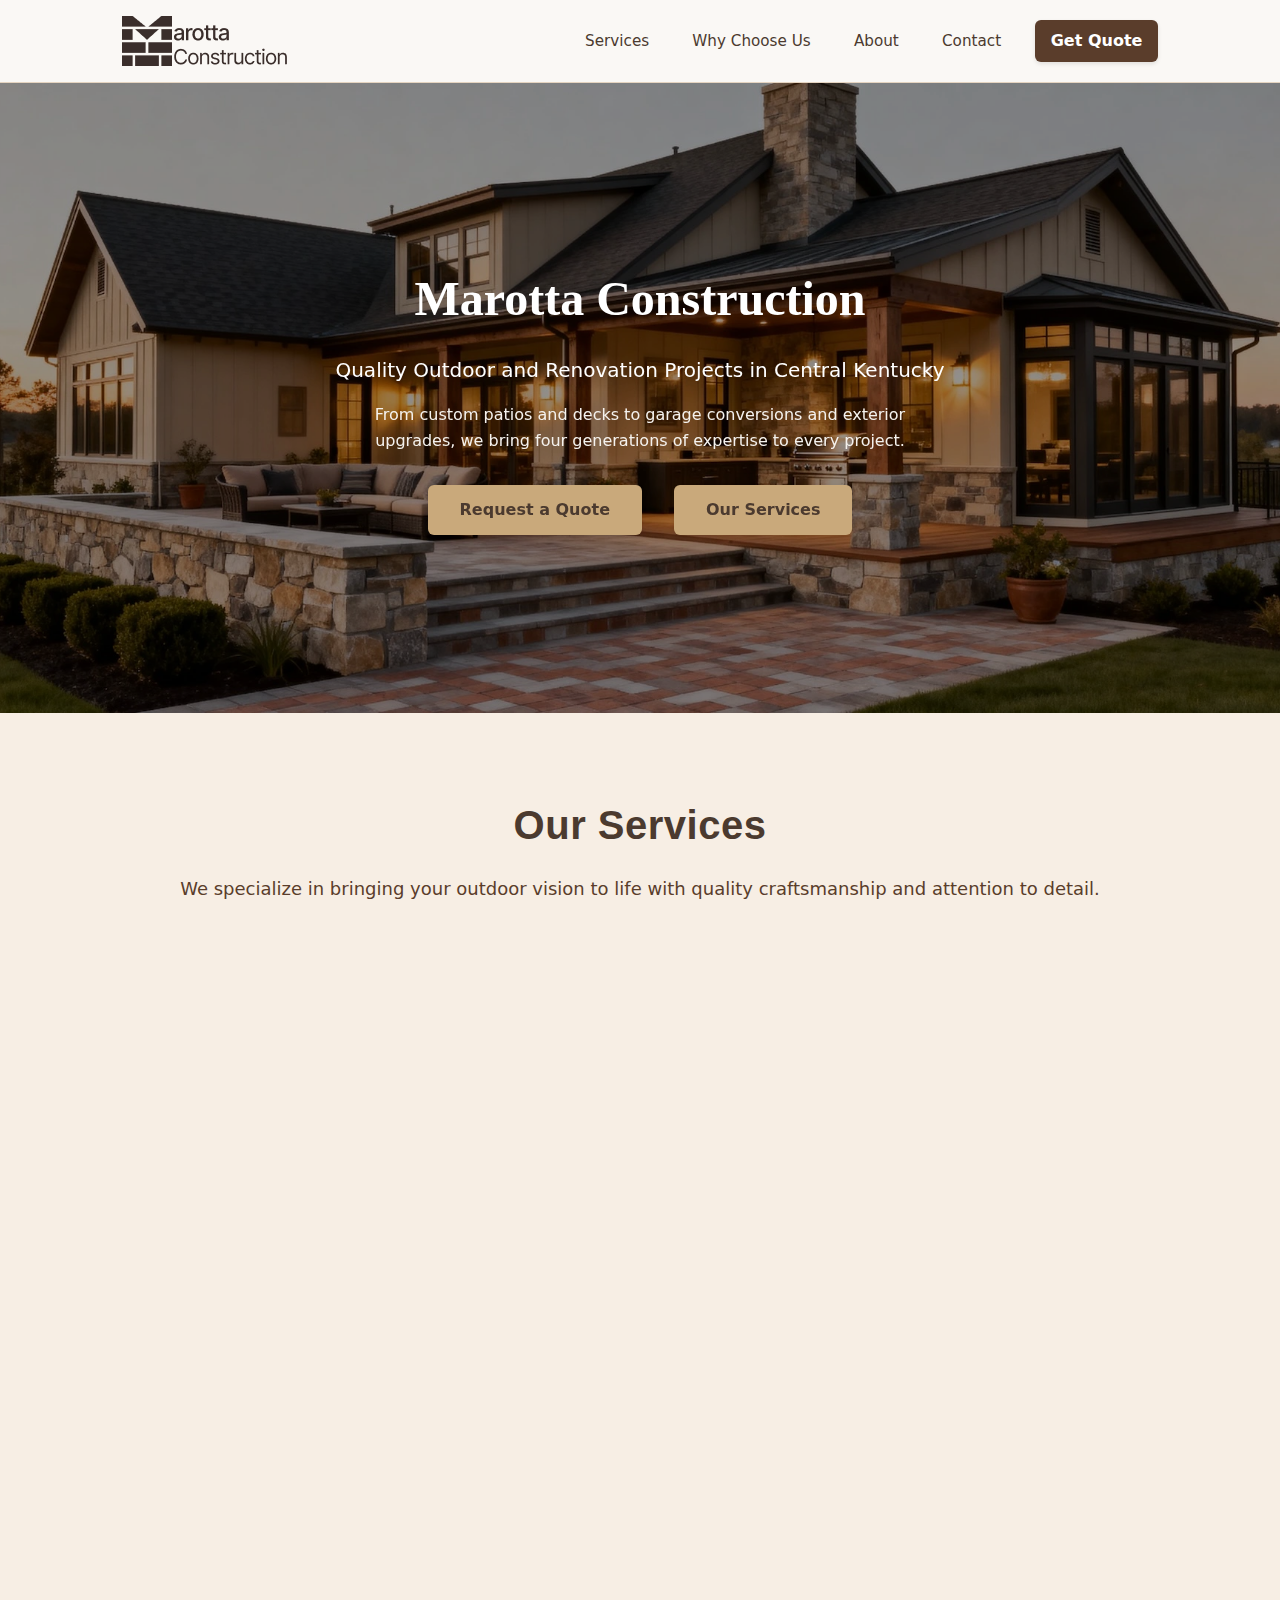
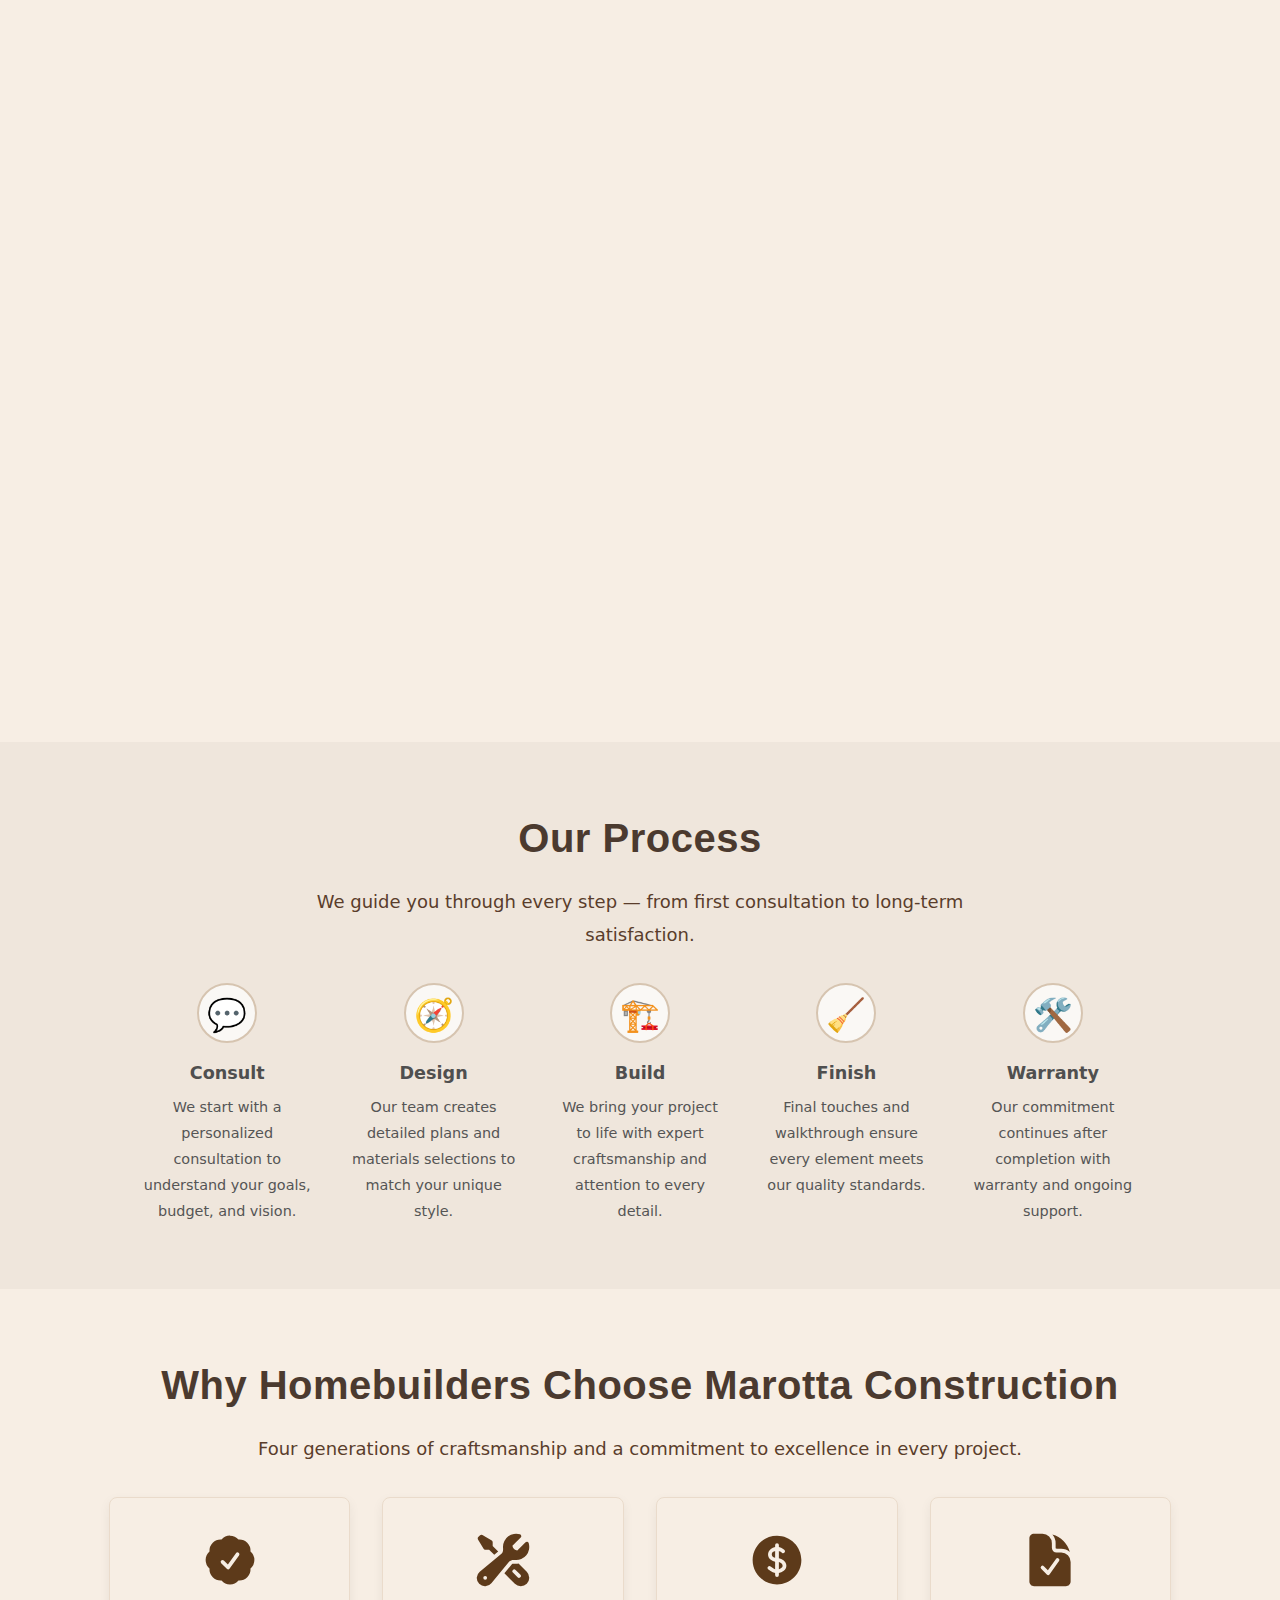
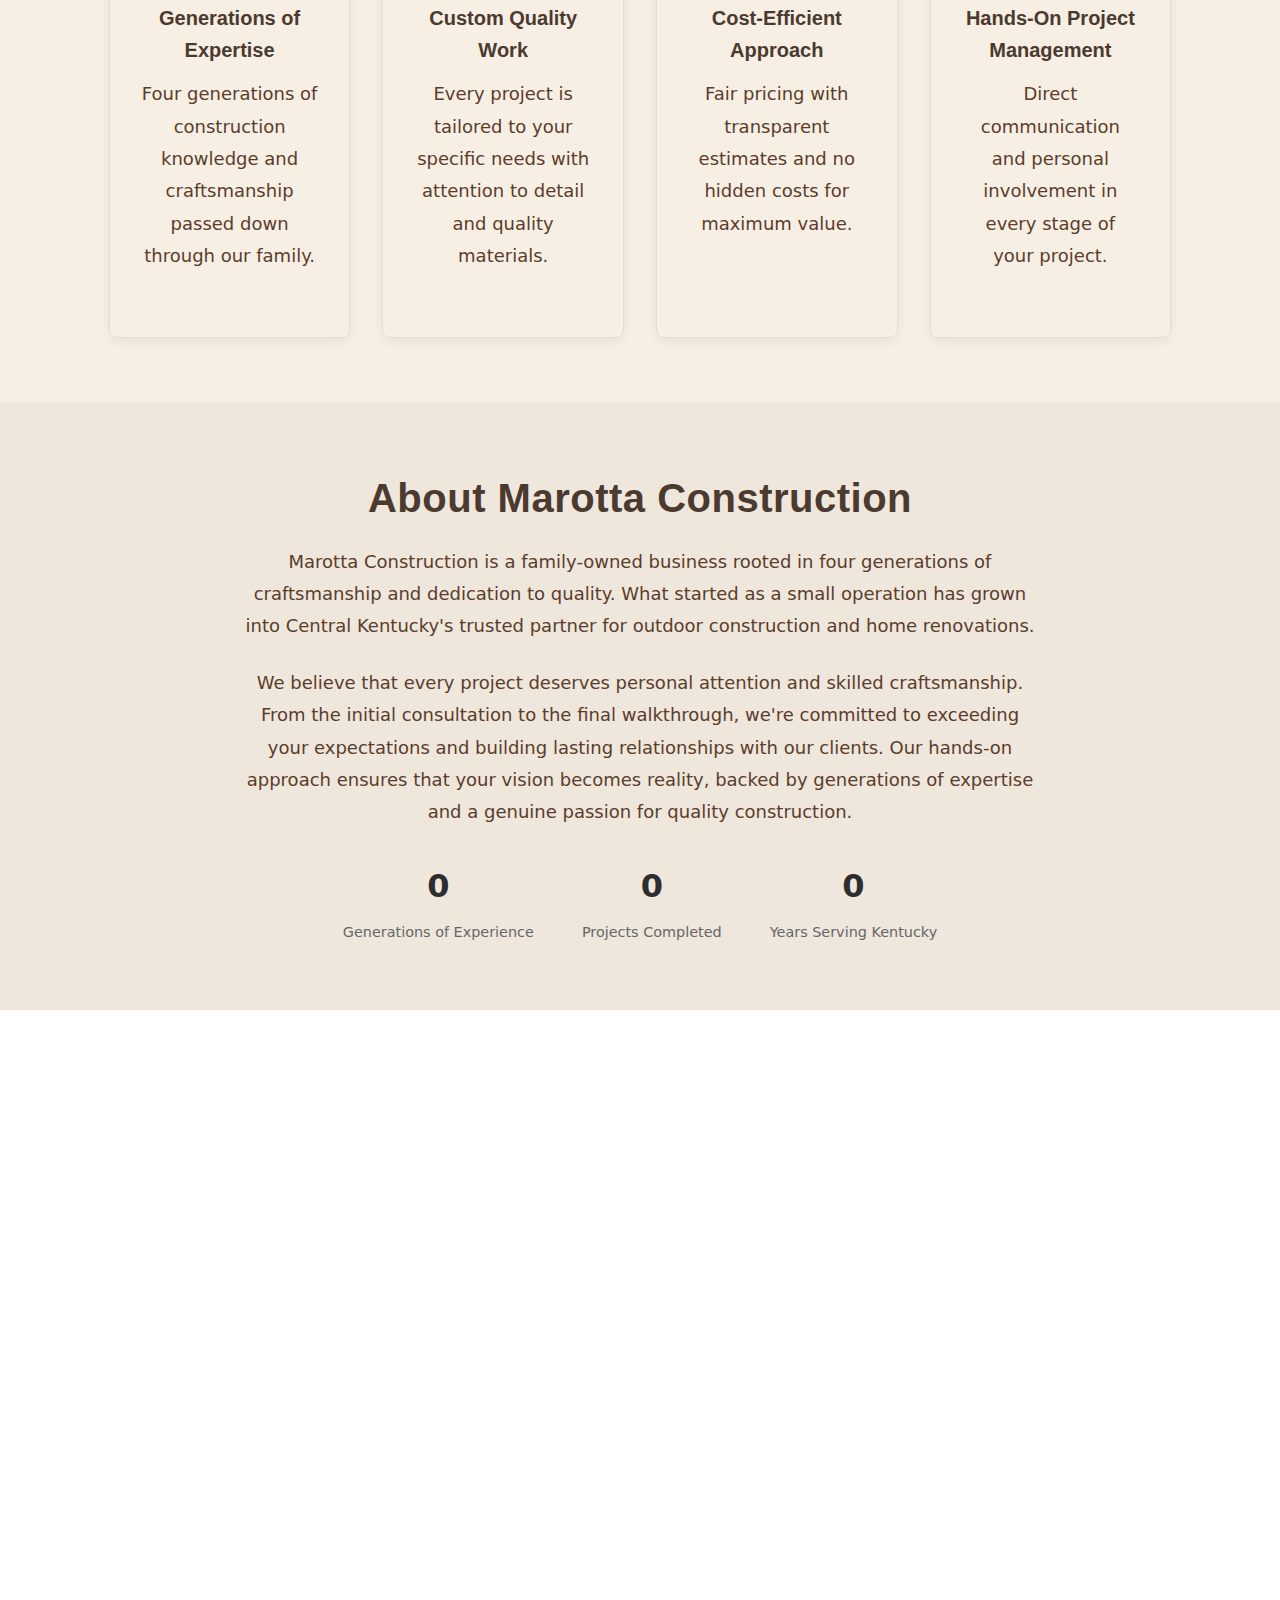
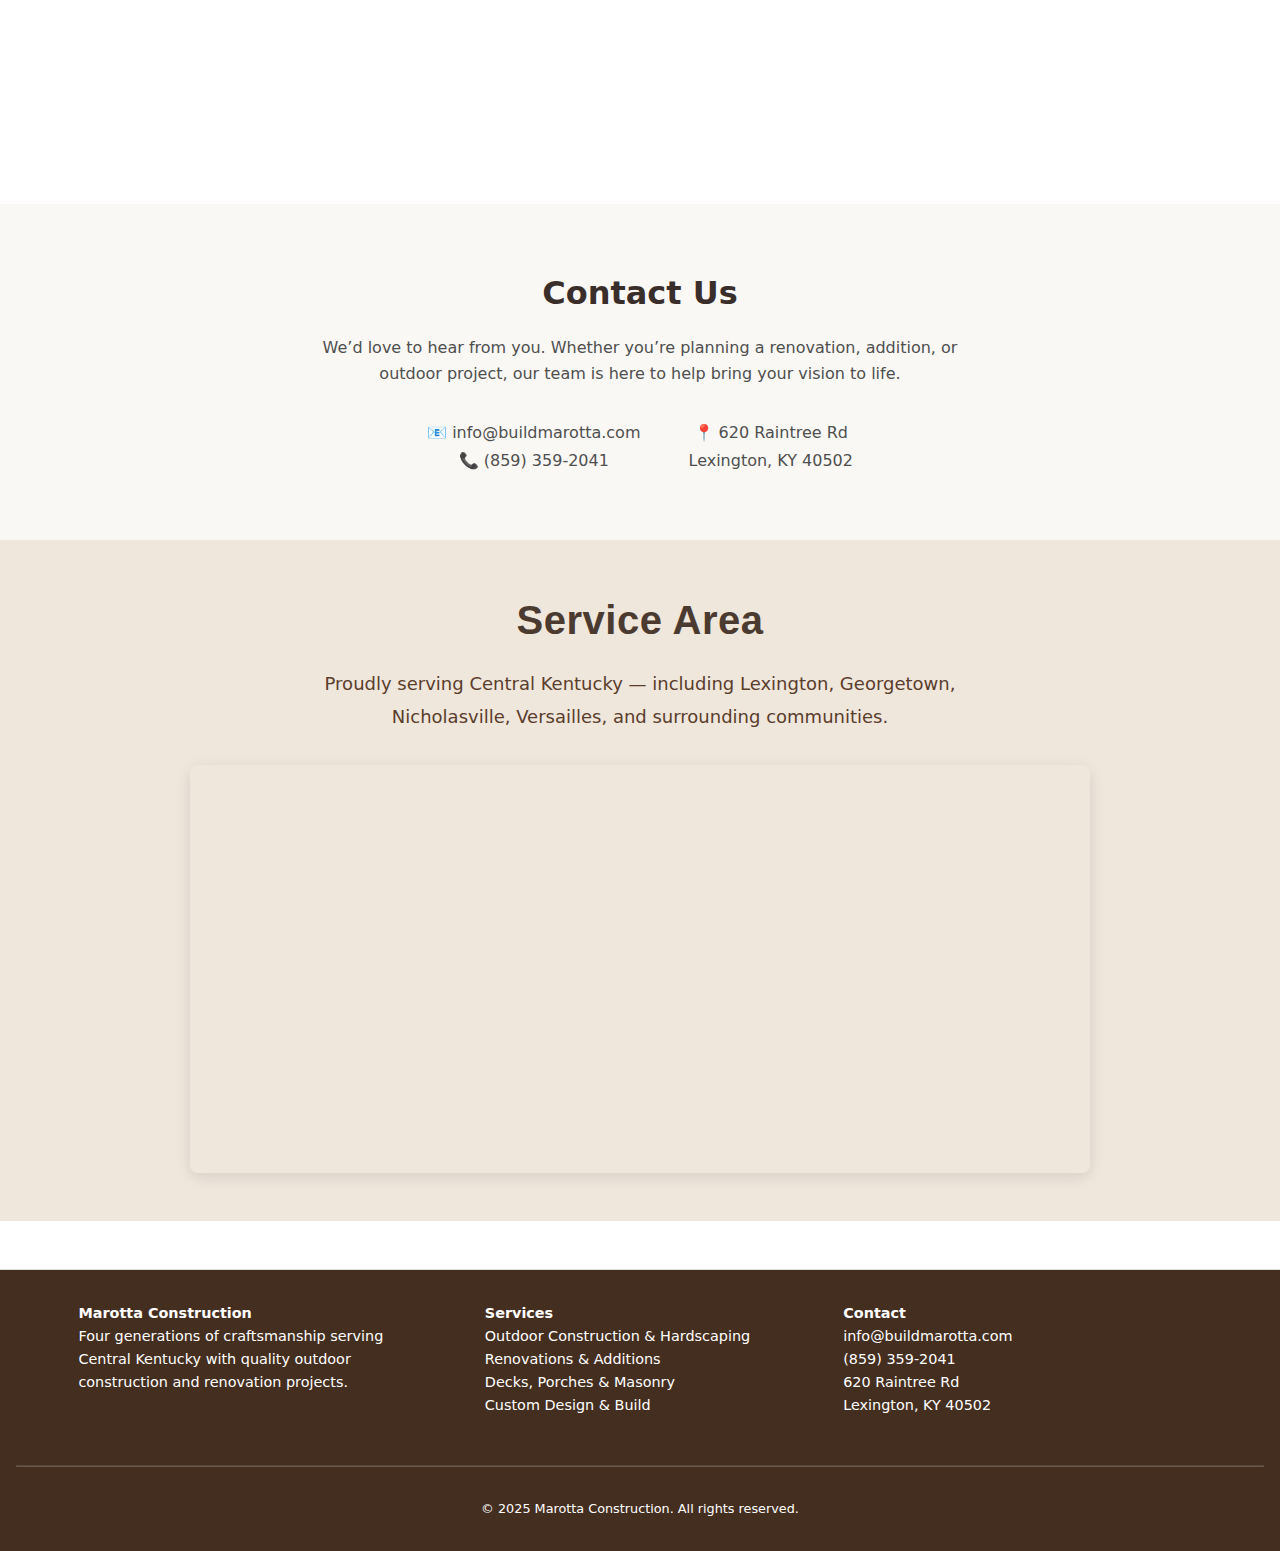
<file: index.html>
<!DOCTYPE html>
<html lang="en">
<head>
  <meta charset="UTF-8" />
  <meta name="viewport" content="width=device-width, initial-scale=1.0" />
  <title>Marotta Construction | Additions & Renovations in Central KY</title>
  <meta name="description" content="Marotta Construction is a trusted Central Kentucky contractor specializing in home additions, renovations & custom builds. We deliver craftsmanship, integrity, and lasting value on every project." />
  <link rel="stylesheet" href="style.css" />
  <!-- AOS CSS -->
  <link href="https://unpkg.com/aos@2.3.4/dist/aos.css" rel="stylesheet">
  <style>

<!-- Social Sharing Preview -->
<meta property="og:title" content="Marotta Construction | Central KY Home Renovations & Additions" />
<meta property="og:description" content="Building homes, not just houses." />
<meta property="og:image" content="https://buildmarotta.com/assets/photos/newhero-bg-2000x900.webp" />
<meta property="og:url" content="https://buildmarotta.com" />
<meta name="twitter:card" content="summary_large_image" />
<meta name="twitter:title" content="Marotta Construction" />
<meta name="twitter:description" content="Building homes, not just houses." />
<meta name="twitter:image" content="https://buildmarotta.com/assets/photos/newhero-bg-2000x900.webp" />

<!-- Favicon -->
<link rel="icon" type="image/png" href="assets/favicon.png" />
<link rel="apple-touch-icon" href="assets/favicon.png" />
<meta name="theme-color" content="#4B2E1E" />

    .site-header {
      transition: all 0.3s ease;
    }
    .site-header.shrink {
      padding: 0.5rem 0;
      background-color: rgba(250, 248, 245, 0.98);
    }
    .site-header .nav a {
      font-size: 0.95rem;
    }
    .nav-container {
      display: flex;
      justify-content: space-between;
      align-items: center;
    }
    .nav-links {
      display: flex;
      gap: 1.5rem;
      align-items: center;
    }
    .nav-links a {
      text-decoration: none;
      color: #4b3a2f;
      font-weight: 500;
    }
    .btn-quote {
      background-color: #4b2e1e;
      color: #fff;
      padding: 0.5rem 1rem;
      border-radius: 4px;
    }
    .btn-quote:hover {
      background-color: #5d3a1a;
    }
    /* Option A: Textured Neutral Background */
    .services {
      background: linear-gradient(180deg, #FAF8F5 0%, #F4EEE6 100%);
      padding: 5rem 0;
    }

    .service-item {
      background: #F8F3EC; /* soft warm neutral background */
      box-shadow: 0 4px 10px rgba(0, 0, 0, 0.05);
      border-radius: 12px;
      padding: 3.5rem 2rem;
      margin-bottom: 3rem;
      border: none;
      /* border-bottom: 1px solid rgba(150, 125, 100, 0.15); */
    }

    .service-item:nth-child(even) {
      background: #F4EDE4; /* slightly deeper tone for alternating sections */
    }

    .service-item:last-child {
      border-bottom: none;
    }

    .service-content {
      display: flex;
      align-items: center;
      justify-content: space-between;
      gap: 1.5rem; /* reduced from 3rem for tighter layout */
    }

    .service-img {
      width: 46%;
      border-radius: 12px;
      box-shadow: 0 6px 20px rgba(0, 0, 0, 0.2);
      transition: transform 0.4s ease, box-shadow 0.4s ease;
    }
    .service-img:hover {
      transform: translateY(-4px);
      box-shadow: 0 10px 25px rgba(0, 0, 0, 0.25);
    }

    .service-text {
      width: 45%;
    }

    .service-text h3 {
      font-size: 1.9rem;
      color: #3A2E2B;
      margin-bottom: 0.75rem;
    }

    .service-text p {
      font-size: 1.1rem;
      color: #4F4F4F;
      line-height: 1.6;
    }

    .service-list {
      list-style: disc inside;
      text-align: left;
      color: #5a5a5a;
      margin-top: 1rem;
      line-height: 1.5;
    }

    /* Responsive adjustments */
  @media (max-width: 768px) {
  .service-item {
    padding: 3rem 1rem;
  }
  .service-content {
    display: flex;
    flex-direction: column;
    align-items: center;
    text-align: center;
  }
  /* Ensure images appear first on mobile */
  .service-content.left-image .service-img,
  .service-content.right-image .service-img {
    order: 1;
    width: 100%;
    margin-bottom: 1.5rem;
  }
  .service-content.left-image .service-text,
  .service-content.right-image .service-text {
    order: 2;
    width: 100%;
  }
}
    .cta-buttons .btn:hover,
    .cta-buttons .btn-secondary:hover {
      background-color: #5d3a1a;
      color: #fff;
      transition: background-color 0.3s ease, color 0.3s ease;
    }
    .quote-bullet-wrapper {
      padding-left: 1rem;
    }
    .quote-bullets {
      list-style-position: outside;
      margin-left: 1.2rem;
      font-size: 0.85rem;
      text-align: left;
    }
    .quote-bullets li {
      margin-bottom: 0.5rem;
      padding-left: 0;
      text-indent: 0;
    }
    .service-copy {
      text-align: center;
    }
    .service-cards {
      display: flex;
      justify-content: center;
      gap: 2rem;
      flex-wrap: wrap;
    }
    .about-title {
      text-align: center;
      font-size: 2rem;
      font-weight: 700;
      margin-bottom: 1rem;
    }

    .about-subtext {
      text-align: center;
      max-width: 800px;
      margin: 0 auto 1.5rem;
      font-size: 1rem;
      color: #444;
    }

    .about-metrics {
      display: flex;
      justify-content: center;
      gap: 3rem;
      margin-top: 2rem;
      text-align: center;
    }

    .about-metrics .metric h3 {
      font-size: 1.5rem;
      font-weight: 700;
      color: #222;
      margin: 0;
    }

    .about-metrics .metric p {
      margin-top: 0.5rem;
      font-size: 0.9rem;
      color: #666;
    }

    /* Remove visible line/border between services and process sections */
    /* .services: section styles replaced above */

    .process {
      border-top: none;
      margin-top: 0;
    }

    .process {
      background-color: #fff;
      padding: 4rem 1rem;
      margin-top: 3rem;
    }

    .timeline {
      display: flex;
      justify-content: space-between;
      flex-wrap: wrap;
      gap: 2rem;
      max-width: 1000px;
      margin: 2rem auto 0;
      position: relative;
    }

    .timeline::before {
      content: none; /* remove horizontal line */
    }

    .timeline-step {
      flex: 1;
      text-align: center;
      position: relative;
      z-index: 1;
      min-width: 150px;
    }

    .timeline-icon {
      font-size: 2rem;
      background-color: #faf8f5;
      border: 2px solid #d6c4b0;
      color: #5d3a1a;
      width: 60px;
      height: 60px;
      line-height: 60px;
      border-radius: 50%;
      margin: 0 auto 1rem;
    }

    .timeline-step h3 {
      font-size: 1.1rem;
      font-weight: 600;
      margin-bottom: 0.5rem;
    }

    .timeline-step p {
      font-size: 0.9rem;
      color: #555;
      max-width: 200px;
      margin: 0 auto;
    }

    @media (max-width: 768px) {
      .timeline {
        flex-direction: column;
        align-items: center;
      }
      .timeline::before {
        width: 4px;
        height: 100%;
        left: 50%;
        top: 0;
      }
      .timeline-step {
        text-align: center;
      }
    }

    .service-area {
  background-color: #faf8f5;
  padding: 3rem 1rem;
  margin-top: 3rem;
}

.map-wrapper {
  margin-top: 2rem;
  max-width: 900px;
  margin-left: auto;
  margin-right: auto;
  box-shadow: 0 4px 15px rgba(0,0,0,0.1);
  border-radius: 8px;
  overflow: hidden;
}

    /* Footer styles */
    .site-footer {
      background-color: #442e20;
      text-align: center;
      padding: 2rem 1rem;
      font-size: 0.9rem;
      color: #fff;
      border-top: 1px solid #ddd;
      margin-top: 3rem;
    }

    .site-footer a {
      color: #fff;
      text-decoration: none;
    }

    .site-footer a:hover {
      text-decoration: underline;
    }

    .service-card img {
      width: 100%;
      height: auto;
      display: block;
      border-top-left-radius: 8px;
      border-top-right-radius: 8px;
      margin-bottom: 1rem;
    }
 .menu-toggle {
  -webkit-appearance: none; /* Remove default iOS button styling */
  appearance: none;
  background: none;
  border: none;
  color: #3A2E2B;
  font-size: 1.8rem;
  cursor: pointer;
}

.menu-toggle:hover,
.menu-toggle:focus {
  color: #C9A97B;
}
    @media (max-width: 768px) {
      .menu-toggle {
        display: block;
      }

      .nav-links {
        display: none;
        flex-direction: column;
        background: #faf8f5;
        position: absolute;
        top: 60px;
        right: 15px;
        padding: 1rem;
        border-radius: 5px;
        box-shadow: 0 2px 10px rgba(0,0,0,0.1);
      }
      .nav-links.active {
        display: flex;
      }
    }
    /* Mobile form centering */
@media (max-width: 768px) {
  .quote-columns {
    flex-direction: column;
    align-items: center;
    text-align: center;
  }

  .quote-form-column,
  .quote-info-column {
    width: 100%;
    max-width: 500px;
    margin: 0 auto 2rem;
  }

  .quote-form {
    width: 90%;
    margin: 0 auto;
  }

  .quote-form input,
  .quote-form textarea,
  .quote-form button {
    width: 100%;
  }
}

    /* Consistent section header styling */
    .section-title {
      text-align: center;
      font-size: 2rem;
      font-weight: 700;
      color: #3A2E2B;
      margin-bottom: 1rem;
      border: none;
    }

    /* Hero section with background image */
    .hero {
      background: url('assets/photos/newhero-bg-2000x900.webp') center/cover no-repeat;
      color: #fff;
      text-align: center;
      padding: 8rem 1rem;
      background-color: #3A2E2B; /* fallback color */
    }

    .hero-content {
      max-width: 800px;
      margin: 0 auto;
    }

    .hero h1 {
      font-size: 3rem;
      font-weight: 700;
      margin-bottom: 1rem;
    }

    .hero .tagline {
      font-size: 1.25rem;
      margin-bottom: 1rem;
    }

    .hero .subtext {
      font-size: 1rem;
      margin-bottom: 2rem;
      color: #f5f2ee;
    }

    @media (max-width: 768px) {
      .hero {
        padding: 5rem 1rem;
        background-position: center top;
      }
      .hero h1 {
        font-size: 2.2rem;
      }
    }

  </style>
</head>
<body>

  <!-- Header -->
  <header class="site-header">
    <div class="container nav-container">
    <div class="container nav-container">
      <div class="logo">
  <img src="assets/logo-nav.png" alt="Marotta Construction logo" class="nav-logo" />
</div>
      <button class="menu-toggle" id="menu-toggle" aria-label="Toggle menu">☰</button>
      <nav class="nav-links" id="nav-links">
        <a href="#services">Services</a>
        <a href="#why-us">Why Choose Us</a>
        <a href="#about">About</a>
        <a href="#contact">Contact</a>
        <a href="#quote" class="btn btn-quote">Get Quote</a>
      </nav>
    </div>
  </header>

  <!-- Hero Section -->
  <section class="hero">
    <div class="container hero-content" data-aos="fade">
      <h1>Marotta Construction</h1>
      <p class="tagline">Quality Outdoor and Renovation Projects in Central Kentucky</p>
      <p class="subtext">From custom patios and decks to garage conversions and exterior upgrades, we bring four generations of expertise to every project.</p>
      <div class="cta-buttons">
        <a href="#quote" class="btn">Request a Quote</a>
        <a href="#services" class="btn btn-secondary">Our Services</a>
      </div>
    </div>
  </section>

  <!-- Services Section -->
  <section class="services" id="services">
    <div class="container">
      <h2 class="section-title">Our Services</h2>
      <p class="section-subtext">We specialize in bringing your outdoor vision to life with quality craftsmanship and attention to detail.</p>
      <div class="service-sections">
        <!-- Outdoor Construction & Hardscaping -->
        <section class="service-item" data-aos="fade-up" data-aos-delay="0">
          <div class="service-content left-image">
            <img src="assets/photos/hardscaping-services-600x300.webp" alt="Outdoor Construction & Hardscaping" class="service-img" />
            <div class="service-text" data-aos="fade-left">
              <h3>Outdoor Construction & Hardscaping</h3>
              <p>Custom patios, pavers, gazebos, and fences that enhance your outdoor living space with durable, beautiful craftsmanship.</p>
              <ul class="service-list">
                <li>Custom Patios & Decking</li>
                <li>Paver Installation</li>
                <li>Gazebos & Pergolas</li>
                <li>Fencing Solutions</li>
              </ul>
            </div>
          </div>
        </section>
        <!-- Renovations & Additions -->
        <section class="service-item" data-aos="fade-up" data-aos-delay="150">
          <div class="service-content right-image">
            <div class="service-text" data-aos="fade-right">
              <h3>Renovations & Additions</h3>
              <p>Transform your existing spaces with garage conversions, three-season rooms, and complete kitchen and bathroom renovations.</p>
              <ul class="service-list">
                <li>Garage Conversions</li>
                <li>Three-Season Rooms</li>
                <li>Kitchen Renovations</li>
                <li>Bathroom Updates</li>
              </ul>
            </div>
            <img src="assets/photos/additions-services-600x300.webp" alt="Renovations and Additions" class="service-img" />
          </div>
        </section>
        <!-- Decks, Porches & Masonry -->
        <section class="service-item" data-aos="fade-up" data-aos-delay="300">
          <div class="service-content left-image">
            <img src="assets/photos/decks-services-600x300.webp" alt="Decks, Porches & Masonry" class="service-img" />
            <div class="service-text" data-aos="fade-left">
              <h3>Decks, Porches & Masonry</h3>
              <p>Custom decks and beautiful stone and brick features that add character and value to your property.</p>
              <ul class="service-list">
                <li>Custom Deck Construction</li>
                <li>Porch Installation</li>
                <li>Stone & Brick Features</li>
                <li>Masonry Work</li>
              </ul>
            </div>
          </div>
        </section>
      </div>
    </div>
  </section>

  <!-- Process Timeline Section -->
  <section class="process" id="process">
    <div class="container">
      <h2 class="section-title">Our Process</h2>
      <p style="text-align:center; max-width:700px; margin: 0 auto 1.5rem;">
        We guide you through every step — from first consultation to long-term satisfaction.
      </p>
      <div class="timeline">
        <div class="timeline-step">
          <div class="timeline-icon">💬</div>
          <h3>Consult</h3>
          <p>We start with a personalized consultation to understand your goals, budget, and vision.</p>
        </div>
        <div class="timeline-step">
          <div class="timeline-icon">🧭</div>
          <h3>Design</h3>
          <p>Our team creates detailed plans and materials selections to match your unique style.</p>
        </div>
        <div class="timeline-step">
          <div class="timeline-icon">🏗️</div>
          <h3>Build</h3>
          <p>We bring your project to life with expert craftsmanship and attention to every detail.</p>
        </div>
        <div class="timeline-step">
          <div class="timeline-icon">🧹</div>
          <h3>Finish</h3>
          <p>Final touches and walkthrough ensure every element meets our quality standards.</p>
        </div>
        <div class="timeline-step">
          <div class="timeline-icon">🛠️</div>
          <h3>Warranty</h3>
          <p>Our commitment continues after completion with warranty and ongoing support.</p>
        </div>
      </div>
    </div>
  </section>

  <!-- Why Choose Us Section -->
  <section class="why-us" id="why-us">
    <div class="container">
      <h2 class="why-title">Why Homebuilders Choose Marotta Construction</h2>
      <p class="why-subtext">Four generations of craftsmanship and a commitment to excellence in every project.</p>
      <div class="why-grid">
  <div class="why-card">
  <div class="why-icon">
    <!-- Icon you provided -->
    <svg xmlns="http://www.w3.org/2000/svg" viewBox="0 0 24 24" fill="currentColor" class="why-icon-svg">
  <path fill-rule="evenodd" d="M8.603 3.799A4.49 4.49 0 0 1 12 2.25c1.357 0 2.573.6 3.397 1.549a4.49 4.49 0 0 1 3.498 1.307 4.491 4.491 0 0 1 1.307 3.497A4.49 4.49 0 0 1 21.75 12a4.49 4.49 0 0 1-1.549 3.397 4.491 4.491 0 0 1-1.307 3.497 4.491 4.491 0 0 1-3.497 1.307A4.49 4.49 0 0 1 12 21.75a4.49 4.49 0 0 1-3.397-1.549 4.49 4.49 0 0 1-3.498-1.306 4.491 4.491 0 0 1-1.307-3.498A4.49 4.49 0 0 1 2.25 12c0-1.357.6-2.573 1.549-3.397a4.49 4.49 0 0 1 1.307-3.497 4.49 4.49 0 0 1 3.497-1.307Zm7.007 6.387a.75.75 0 1 0-1.22-.872l-3.236 4.53L9.53 12.22a.75.75 0 0 0-1.06 1.06l2.25 2.25a.75.75 0 0 0 1.14-.094l3.75-5.25Z" clip-rule="evenodd" />
</svg>
  </div>
  <h3>Generations of Expertise</h3>
  <p>Four generations of construction knowledge and craftsmanship passed down through our family.</p>
</div>
  <div class="why-card">
    <div class="why-icon">
      <svg xmlns="http://www.w3.org/2000/svg" viewBox="0 0 24 24" fill="currentColor" class="why-icon-svg">
        <path fill-rule="evenodd" d="M12 6.75a5.25 5.25 0 0 1 6.775-5.025.75.75 0 0 1 .313 1.248l-3.32 3.319c.063.475.276.934.641 1.299.365.365.824.578 1.3.64l3.318-3.319a.75.75 0 0 1 1.248.313 5.25 5.25 0 0 1-5.472 6.756c-1.018-.086-1.87.1-2.309.634L7.344 21.3A3.298 3.298 0 1 1 2.7 16.657l8.684-7.151c.533-.44.72-1.291.634-2.309A5.342 5.342 0 0 1 12 6.75ZM4.117 19.125a.75.75 0 0 1 .75-.75h.008a.75.75 0 0 1 .75.75v.008a.75.75 0 0 1-.75.75h-.008a.75.75 0 0 1-.75-.75v-.008Z" clip-rule="evenodd" />
        <path d="m10.076 8.64-2.201-2.2V4.874a.75.75 0 0 0-.364-.643l-3.75-2.25a.75.75 0 0 0-.916.113l-.75.75a.75.75 0 0 0-.113.916l2.25 3.75a.75.75 0 0 0 .643.364h1.564l2.062 2.062 1.575-1.297Z" />
        <path fill-rule="evenodd" d="m12.556 17.329 4.183 4.182a3.375 3.375 0 0 0 4.773-4.773l-3.306-3.305a6.803 6.803 0 0 1-1.53.043c-.394-.034-.682-.006-.867.042a.589.589 0 0 0-.167.063l-3.086 3.748Zm3.414-1.36a.75.75 0 0 1 1.06 0l1.875 1.876a.75.75 0 1 1-1.06 1.06L15.97 17.03a.75.75 0 0 1 0-1.06Z" clip-rule="evenodd" />
      </svg>
    </div>
    <h3>Custom Quality Work</h3>
    <p>Every project is tailored to your specific needs with attention to detail and quality materials.</p>
  </div>
  <div class="why-card">
    <div class="why-icon">
      <svg xmlns="http://www.w3.org/2000/svg" viewBox="0 0 24 24" fill="currentColor" class="why-icon-svg">
        <path d="M10.464 8.746c.227-.18.497-.311.786-.394v2.795a2.252 2.252 0 0 1-.786-.393c-.394-.313-.546-.681-.546-1.004 0-.323.152-.691.546-1.004ZM12.75 15.662v-2.824c.347.085.664.228.921.421.427.32.579.686.579.991 0 .305-.152.671-.579.991a2.534 2.534 0 0 1-.921.42Z" />
        <path fill-rule="evenodd" d="M12 2.25c-5.385 0-9.75 4.365-9.75 9.75s4.365 9.75 9.75 9.75 9.75-4.365 9.75-9.75S17.385 2.25 12 2.25ZM12.75 6a.75.75 0 0 0-1.5 0v.816a3.836 3.836 0 0 0-1.72.756c-.712.566-1.112 1.35-1.112 2.178 0 .829.4 1.612 1.113 2.178.502.4 1.102.647 1.719.756v2.978a2.536 2.536 0 0 1-.921-.421l-.879-.66a.75.75 0 0 0-.9 1.2l.879.66c.533.4 1.169.645 1.821.75V18a.75.75 0 0 0 1.5 0v-.81a4.124 4.124 0 0 0 1.821-.749c.745-.559 1.179-1.344 1.179-2.191 0-.847-.434-1.632-1.179-2.191a4.122 4.122 0 0 0-1.821-.75V8.354c.29.082.559.213.786.393l.415.33a.75.75 0 0 0 .933-1.175l-.415-.33a3.836 3.836 0 0 0-1.719-.755V6Z" clip-rule="evenodd" />
      </svg>
    </div>
    <h3>Cost-Efficient Approach</h3>
    <p>Fair pricing with transparent estimates and no hidden costs for maximum value.</p>
  </div>
  <div class="why-card">
    <div class="why-icon">
      <svg xmlns="http://www.w3.org/2000/svg" viewBox="0 0 24 24" fill="currentColor" class="why-icon-svg">
        <path fill-rule="evenodd" d="M9 1.5H5.625c-1.036 0-1.875.84-1.875 1.875v17.25c0 1.035.84 1.875 1.875 1.875h12.75c1.035 0 1.875-.84 1.875-1.875V12.75A3.75 3.75 0 0 0 16.5 9h-1.875a1.875 1.875 0 0 1-1.875-1.875V5.25A3.75 3.75 0 0 0 9 1.5Zm6.61 10.936a.75.75 0 1 0-1.22-.872l-3.236 4.53L9.53 14.47a.75.75 0 0 0-1.06 1.06l2.25 2.25a.75.75 0 0 0 1.14-.094l3.75-5.25Z" clip-rule="evenodd" />
        <path d="M12.971 1.816A5.23 5.23 0 0 1 14.25 5.25v1.875c0 .207.168.375.375.375H16.5a5.23 5.23 0 0 1 3.434 1.279 9.768 9.768 0 0 0-6.963-6.963Z" />
      </svg>
    </div>
    <h3>Hands-On Project Management</h3>
    <p>Direct communication and personal involvement in every stage of your project.</p>
  </div>
</div>
    </div>
  </section>

  <!-- About Section -->
  <section class="about" id="about">
    <div class="container">
      <h2 class="about-title">About Marotta Construction</h2>
      <p class="about-subtext">Marotta Construction is a family-owned business rooted in four generations of craftsmanship and dedication to quality. What started as a small operation has grown into Central Kentucky's trusted partner for outdoor construction and home renovations.</p>
      <p class="about-subtext">We believe that every project deserves personal attention and skilled craftsmanship. From the initial consultation to the final walkthrough, we're committed to exceeding your expectations and building lasting relationships with our clients. Our hands-on approach ensures that your vision becomes reality, backed by generations of expertise and a genuine passion for quality construction.</p>
      <div class="about-metrics">
        <div class="metric">
  <div class="counter" data-target="4">0</div>
  <p>Generations of Experience</p>
</div>
<div class="metric">
  <div class="counter" data-target="100" data-plus="true">0</div>
  <p>Projects Completed</p>
</div>
<div class="metric">
  <div class="counter" data-target="25" data-plus="true">0</div>
  <p>Years Serving Kentucky</p>
</div>
      </div>
    </div>
  </section>

  <!-- Get Your Free Quote Section -->
  <section class="quote" id="quote" data-aos="fade-up">
    <div class="container">
      <h2 class="section-title" data-aos="fade-up" data-aos-delay="100">Get Your Free Quote</h2>
      <p data-aos="fade-up" data-aos-delay="200">Tell us about your project and we’ll get back to you with a custom estimate.</p>
      <div class="quote-columns">
        <!-- Left Column: Form -->
        <div class="quote-form-column" data-aos="fade-right" data-aos-delay="300">
          <form class="quote-form" action="https://formspree.io/f/mjkaewrk" method="POST">
            <input type="hidden" name="_captcha" value="false">
            <div class="form-group">
              <label for="name">Name</label>
              <input type="text" id="name" name="name" required />
            </div>
            <div class="form-group">
              <label for="phone">Phone</label>
              <input type="tel" id="phone" name="phone" />
            </div>
            <div class="form-group">
              <label for="email">Email</label>
              <input type="email" id="email" name="email" required />
            </div>
            <div class="form-group">
              <label for="message">Describe Your Project</label>
              <textarea id="message" name="message" rows="4"></textarea>
            </div>
            <p id="form-status" style="margin-top: 1rem; font-size: 0.9rem;"></p>
            <button type="submit" class="btn" data-aos="zoom-in" data-aos-delay="600">Send Request</button>
          </form>
        </div>
        <!-- Right Column: Contact Info -->
        <div class="quote-info-column" data-aos="fade-left" data-aos-delay="400">
          <h3>What to Expect</h3>
          <div class="quote-bullet-wrapper">
            <ul class="quote-bullets">
              <li>We'll respond to your request within 24 hours</li>
              <li>Free on-site consultation and project assessment</li>
              <li>Detailed written estimate with transparent pricing</li>
              <li>Personal project management from start to finish</li>
            </ul>
          </div>
        </div>
      </div>
    </div>
  </section>
<script>
  function animateCounter(counter) {
    const target = +counter.getAttribute('data-target');
    const increment = target / 100;
    let count = 0;

    function updateCounter() {
      if (count < target) {
        count += increment;
        counter.innerText = Math.ceil(count);
        requestAnimationFrame(updateCounter);
      } else {
        const showPlus = counter.hasAttribute('data-plus');
        counter.innerText = target + (showPlus ? '+' : '');
      }
    }

    updateCounter();
  }

  const counters = document.querySelectorAll('.counter');
  let started = false;

  function handleScroll() {
    const section = document.querySelector('.about');
    const rect = section.getBoundingClientRect();

    if (!started && rect.top < window.innerHeight && rect.bottom >= 0) {
      counters.forEach(counter => animateCounter(counter));
      started = true;
    }
  }

  window.addEventListener('scroll', handleScroll);
</script>
<script>
    const form = document.querySelector(".quote-form");
    const status = document.getElementById("form-status");

    form.addEventListener("submit", async function (e) {
      e.preventDefault();
      const data = new FormData(form);
      const response = await fetch(form.action, {
        method: form.method,
        body: data,
        headers: { 'Accept': 'application/json' }
      });

      if (response.ok) {
        status.textContent = "Thank you! Your request has been submitted.";
        form.reset();
      } else {
        status.textContent = "Oops! Something went wrong. Please try again.";
      }
    });
  </script>
<script>
  window.addEventListener('scroll', function() {
    const header = document.querySelector('.site-header');
    if (window.scrollY > 50) {
      header.classList.add('scrolled', 'shrink');
    } else {
      header.classList.remove('scrolled', 'shrink');
    }
  });
</script>
  <script>
    const toggle = document.getElementById('menu-toggle');
    const nav = document.getElementById('nav-links');
    toggle.addEventListener('click', () => {
      nav.classList.toggle('active');
    });

    // Close menu on link click (mobile)
    const navLinks = document.querySelectorAll('#nav-links a');
    navLinks.forEach(link => {
      link.addEventListener('click', () => {
        nav.classList.remove('active');
      });
    });
  </script>

  <!-- AOS JS -->
<script src="https://unpkg.com/aos@2.3.4/dist/aos.js"></script>
<script>
  AOS.init({
    duration: 800,   // animation duration in ms
    easing: 'ease-out-cubic',
    once: true,      // animate only once per element
  });
</script>
</body>

  <!-- Contact Section -->
  <section class="contact" id="contact" style="background-color:#FAF8F5; padding:4rem 1rem;">
    <div class="container" style="max-width:1000px; margin:0 auto; text-align:center;">
      <h2 class="section-title">Contact Us</h2>
      <p style="max-width:650px; margin:0 auto 2rem; font-size:1rem;">
        We’d love to hear from you. Whether you’re planning a renovation, addition, or outdoor project, our team is here to help bring your vision to life.
      </p>

      <div style="display:flex; flex-wrap:wrap; justify-content:center; gap:3rem; font-size:1rem; line-height:1.8;">
        <div>
          <p>📧 <a href="mailto:info@buildmarotta.com">info@buildmarotta.com</a></p>
          <p>📞 <a href="tel:8593592041">(859) 359-2041</a></p>
        </div>
        <div>
          <p>📍 620 Raintree Rd</p>
          <p>Lexington, KY 40502</p>
        </div>
      </div>
    </div>
  </section>

  <!-- Service Area Section -->
  <section class="service-area" id="service-area">
    <div class="container">
      <h2 class="section-title">Service Area</h2>
      <p style="text-align:center; max-width:700px; margin: 0 auto 1rem;">
        Proudly serving Central Kentucky — including Lexington, Georgetown, Nicholasville, Versailles, and surrounding communities.
      </p>
      <div class="map-wrapper">
        <iframe
          src="https://www.google.com/maps/embed?pb=!1m18!1m12!1m3!1d212878.8245687418!2d-84.71535100968236!3d38.02654796209109!2m3!1f0!2f0!3f0!3m2!1i1024!2i768!4f13.1!3m3!1m2!1s0x884244df5b37eaa3%3A0x8f7d2bdf0a7f282!2sLexington%2C%20KY!5e0!3m2!1sen!2sus!4v1695592812141!5m2!1sen!2sus"
          width="100%"
          height="400"
          style="border:0; border-radius: 8px;"
          allowfullscreen=""
          loading="lazy"
          referrerpolicy="no-referrer-when-downgrade">
        </iframe>
      </div>
    </div>
  </section>

  <!-- Footer -->
  <footer class="site-footer">
    <div class="container" style="display: flex; flex-wrap: wrap; justify-content: space-between; text-align: left;">
      <div style="flex: 1; min-width: 250px; margin-bottom: 1rem; padding-right: 3rem;">
        <h4 style="color: white;">Marotta Construction</h4>
        <p>Four generations of craftsmanship serving Central Kentucky with quality outdoor construction and renovation projects.</p>
      </div>
      <div style="flex: 1; min-width: 200px; margin-bottom: 1rem;">
        <h4 style="color: white;">Services</h4>
        <ul style="list-style: none; padding: 0; color: white;">
          <li>Outdoor Construction &amp; Hardscaping</li>
          <li>Renovations &amp; Additions</li>
          <li>Decks, Porches &amp; Masonry</li>
          <li>Custom Design &amp; Build</li>
        </ul>
      </div>
      <div style="flex: 1; min-width: 200px; margin-bottom: 1rem;">
        <h4 style="color: white;">Contact</h4>
        <p><a href="mailto:info@buildmarotta.com">info@buildmarotta.com</a></p>
        <p><a href="tel:8593592041" style="color: white;">(859) 359-2041</a></p>
        <p>620 Raintree Rd<br>Lexington, KY 40502</p>
      </div>
    </div>
    <hr style="border-color: rgba(255, 255, 255, 0.2); margin: 2rem 0;" />
    <p style="color: white; font-size: 0.8rem;">&copy; 2025 Marotta Construction. All rights reserved.</p>
  </footer>
</html>
</file>
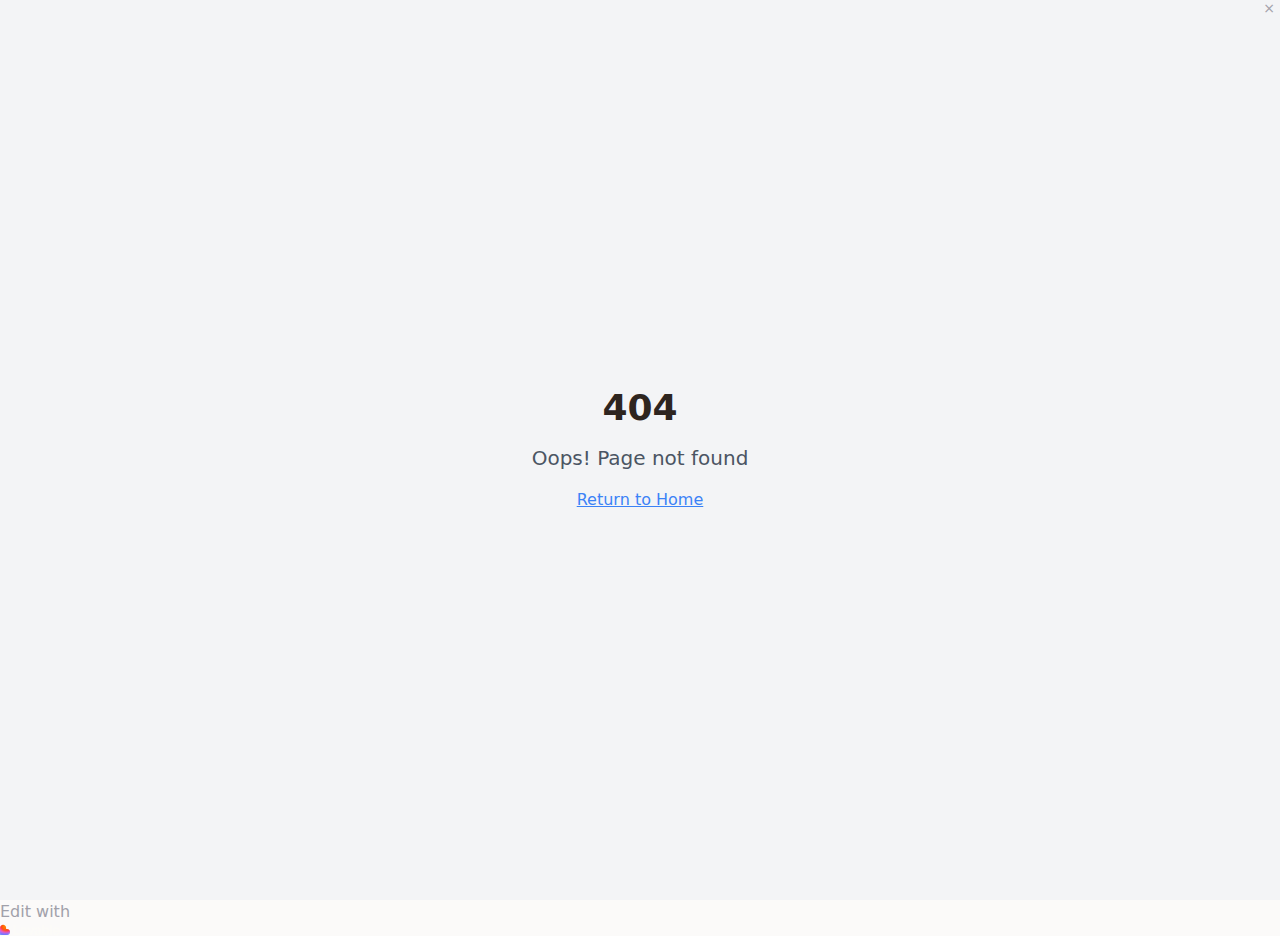
<file: docs/index.html>
<!DOCTYPE html>
<html lang="en">
  <head>
    <meta charset="UTF-8" />
    <meta name="viewport" content="width=device-width, initial-scale=1.0" />
    <title>marotta-kentucky-charm</title>
    <meta name="description" content="Lovable Generated Project" />
    <meta name="author" content="Lovable" />

    <meta property="og:title" content="marotta-kentucky-charm" />
    <meta property="og:description" content="Lovable Generated Project" />
    <meta property="og:type" content="website" />
    <meta property="og:image" content="https://pub-bb2e103a32db4e198524a2e9ed8f35b4.r2.dev/6f14f44b-a386-4292-88f1-bf3967483396/id-preview-3dcc3c23--81baec2b-1b35-4079-98e7-dc7dcb5a2b50.lovable.app-1753391756961.png" />

    <meta name="twitter:card" content="summary_large_image" />
    <meta name="twitter:site" content="@lovable_dev" />
    <meta name="twitter:image" content="https://pub-bb2e103a32db4e198524a2e9ed8f35b4.r2.dev/6f14f44b-a386-4292-88f1-bf3967483396/id-preview-3dcc3c23--81baec2b-1b35-4079-98e7-dc7dcb5a2b50.lovable.app-1753391756961.png" />
    <script type="module" crossorigin src="./assets/index-Dj6iYX6v.js"></script>
    <link rel="stylesheet" crossorigin href="./assets/index-CS6vFdHK.css">
  
<style>
	#lovable-badge {
		position: fixed;
		bottom: 10px;
		right: 10px;
		width: 141px;
		padding: 5px 13px;	
		background-color: #000;
		color: #fff;
		font-size: 12px;
		border-radius: 5px;
		font-family: sans-serif;
		display: flex;
		align-items: center;
		gap: 4px;
		z-index: 1000000;
		text-transform: none !important;
		font-feature-settings: normal !important;
		font-weight: 400 !important;
	}
</style>
</head>

  <body>
    <div id="root"></div><script src="https://cdn.gpteng.co/lovable.js" type="module"></script>
  
	<span style="color: #A1A1AA;">Edit with</span> <svg width="60" height="12" viewBox="0 0 116 22" fill="none" xmlns="http://www.w3.org/2000/svg">
<path d="M109.108 21.115C107.649 21.115 106.381 20.8369 105.306 20.2807C104.23 19.7154 103.391 18.8675 102.789 17.7369C102.196 16.6063 101.9 15.2068 101.9 13.5382C101.9 11.9518 102.21 10.5841 102.83 9.4353C103.45 8.27736 104.307 7.3975 105.401 6.79574C106.495 6.19398 107.74 5.89309 109.135 5.89309C110.475 5.89309 111.665 6.18486 112.705 6.76839C113.744 7.35192 114.551 8.19986 115.125 9.31221C115.709 10.4246 116.001 11.7557 116.001 13.3057C116.001 13.8619 115.996 14.3041 115.987 14.6324H105.087V11.7603H113.347L111.788 12.2937C111.788 11.546 111.679 10.9215 111.46 10.42C111.25 9.90941 110.94 9.52647 110.53 9.27118C110.12 9.01588 109.623 8.88824 109.039 8.88824C108.428 8.88824 107.89 9.03868 107.425 9.33956C106.97 9.63133 106.614 10.069 106.359 10.6525C106.112 11.236 105.989 11.9381 105.989 12.7587V14.1674C105.989 15.0062 106.117 15.7174 106.372 16.3009C106.628 16.8844 106.992 17.3266 107.466 17.6275C107.941 17.9193 108.501 18.0651 109.149 18.0651C109.86 18.0651 110.448 17.8828 110.913 17.5181C111.378 17.1443 111.67 16.62 111.788 15.9453H115.932C115.805 17.0029 115.444 17.9193 114.852 18.6943C114.268 19.4693 113.489 20.0665 112.513 20.4859C111.537 20.9053 110.402 21.115 109.108 21.115Z" fill="#FCFBF8"/>
<path d="M96.5167 1.1061H100.661V20.7181H96.5167V1.1061Z" fill="#FCFBF8"/>
<path d="M89.4649 21.1148C88.6808 21.1148 87.9788 20.978 87.3588 20.7045C86.7479 20.4309 86.2282 20.0207 85.7996 19.4736C85.3711 18.9174 85.052 18.2336 84.8423 17.4221L85.2799 17.5452V20.7182H81.177V6.28948H85.321V9.51713L84.856 9.59919C85.0657 8.82419 85.3848 8.16316 85.8133 7.6161C86.251 7.05992 86.7844 6.63595 87.4135 6.34419C88.0426 6.04331 88.7492 5.89287 89.5333 5.89287C90.7095 5.89287 91.7307 6.19831 92.5968 6.80919C93.463 7.42007 94.1286 8.29992 94.5936 9.44875C95.0586 10.5885 95.2911 11.9424 95.2911 13.5107C95.2911 15.0698 95.054 16.4237 94.5799 17.5726C94.1058 18.7123 93.4265 19.5876 92.5421 20.1984C91.6668 20.8093 90.6411 21.1148 89.4649 21.1148ZM88.1794 17.9555C88.7994 17.9555 89.3191 17.7732 89.7385 17.4084C90.167 17.0437 90.4861 16.5286 90.6958 15.863C90.9146 15.1974 91.0241 14.4133 91.0241 13.5107C91.0241 12.608 90.9146 11.8239 90.6958 11.1583C90.4861 10.4927 90.167 9.97757 89.7385 9.61286C89.3191 9.23904 88.7994 9.05213 88.1794 9.05213C87.5685 9.05213 87.0442 9.23904 86.6066 9.61286C86.178 9.97757 85.8544 10.4973 85.6355 11.172C85.4167 11.8376 85.3073 12.6171 85.3073 13.5107C85.3073 14.4133 85.4167 15.1974 85.6355 15.863C85.8544 16.5286 86.178 17.0437 86.6066 17.4084C87.0442 17.7732 87.5685 17.9555 88.1794 17.9555ZM81.177 1.1061H85.321V6.28948H81.177V1.1061Z" fill="#FCFBF8"/>
<path d="M70.7749 21.115C69.8723 21.115 69.0608 20.9372 68.3405 20.5816C67.6293 20.226 67.0686 19.72 66.6583 19.0635C66.2571 18.3979 66.0565 17.6229 66.0565 16.7385C66.0565 15.3891 66.4531 14.3588 67.2464 13.6476C68.0396 12.9274 69.1839 12.4578 70.6792 12.239L73.182 11.8834C73.6834 11.8104 74.08 11.7193 74.3718 11.6099C74.6636 11.5004 74.8778 11.3546 75.0146 11.1722C75.1514 10.9807 75.2197 10.7391 75.2197 10.4474C75.2197 10.1465 75.1377 9.87294 74.9736 9.62677C74.8186 9.37147 74.5815 9.17088 74.2624 9.025C73.9524 8.87 73.574 8.7925 73.1272 8.7925C72.4161 8.7925 71.8462 8.97941 71.4177 9.35324C70.9892 9.71794 70.7567 10.2194 70.7202 10.8576H66.4395C66.4759 9.89118 66.7677 9.03412 67.3148 8.28647C67.8709 7.52971 68.6414 6.94162 69.6261 6.52221C70.6108 6.1028 71.7505 5.89309 73.0452 5.89309C74.4037 5.89309 75.5525 6.11648 76.4917 6.56324C77.4308 7.00089 78.1374 7.63 78.6115 8.45059C79.0947 9.27118 79.3364 10.2513 79.3364 11.391V17.4087C79.3364 18.056 79.382 18.6578 79.4731 19.214C79.5734 19.761 79.7147 20.1075 79.8971 20.2534V20.7184H75.589C75.4887 20.3263 75.4112 19.8841 75.3565 19.3918C75.3018 18.8994 75.2699 18.3797 75.2608 17.8326L75.9309 17.5454C75.7577 18.1928 75.4386 18.79 74.9736 19.3371C74.5177 19.875 73.9296 20.3081 73.2093 20.6363C72.4981 20.9554 71.6867 21.115 70.7749 21.115ZM72.3067 18.0788C72.8902 18.0788 73.4053 17.9512 73.8521 17.6959C74.2989 17.4315 74.6408 17.0668 74.8778 16.6018C75.124 16.1368 75.2471 15.6079 75.2471 15.0153V13.1279L75.589 13.3194C75.3702 13.6112 75.0967 13.8346 74.7684 13.9896C74.4493 14.1446 74.0162 14.2768 73.4692 14.3862L72.4161 14.5913C71.714 14.7281 71.1852 14.9378 70.8296 15.2204C70.4831 15.5031 70.3099 15.8997 70.3099 16.4103C70.3099 16.9209 70.4968 17.3266 70.8706 17.6275C71.2445 17.9284 71.7231 18.0788 72.3067 18.0788Z" fill="#FCFBF8"/>
<path d="M51.962 6.28958H56.3659L60.1542 18.6668H58.8276L62.4656 6.28958H66.7463L61.7544 20.7182H57.1454L51.962 6.28958Z" fill="#FCFBF8"/>
<path d="M45.4846 21.115C44.0531 21.115 42.7949 20.805 41.7099 20.185C40.634 19.565 39.7997 18.6806 39.2071 17.5318C38.6236 16.3829 38.3318 15.0381 38.3318 13.4972C38.3318 11.9563 38.6236 10.616 39.2071 9.47633C39.7997 8.3275 40.634 7.44309 41.7099 6.82309C42.7949 6.20309 44.0531 5.89309 45.4846 5.89309C46.916 5.89309 48.1697 6.20309 49.2456 6.82309C50.3215 7.44309 51.1512 8.3275 51.7347 9.47633C52.3274 10.616 52.6237 11.9563 52.6237 13.4972C52.6237 15.0381 52.3274 16.3829 51.7347 17.5318C51.1512 18.6806 50.3215 19.565 49.2456 20.185C48.1697 20.805 46.916 21.115 45.4846 21.115ZM45.4846 17.9421C46.0863 17.9421 46.6015 17.7779 47.03 17.4497C47.4585 17.1123 47.7868 16.6154 48.0147 15.959C48.2427 15.2934 48.3566 14.4728 48.3566 13.4972C48.3566 12.0475 48.1059 10.9488 47.6044 10.2012C47.103 9.44441 46.3963 9.06603 45.4846 9.06603C44.8828 9.06603 44.3631 9.23471 43.9255 9.57206C43.4969 9.9003 43.1687 10.3972 42.9408 11.0628C42.7128 11.7193 42.5988 12.5307 42.5988 13.4972C42.5988 14.4637 42.7128 15.2797 42.9408 15.9453C43.1687 16.6109 43.4969 17.1123 43.9255 17.4497C44.3631 17.7779 44.8828 17.9421 45.4846 17.9421Z" fill="#FCFBF8"/>
<path d="M26.2195 1.10631H30.514V17.6623L29.7481 16.7734C29.7481 16.7734 31.8751 16.7734 35.534 16.7734C39.1928 16.7734 38.6925 20.7184 38.6925 20.7184H26.2195V1.10631Z" fill="#FCFBF8"/>
<mask id="mask0_19703_15608" style="mask-type:alpha" maskUnits="userSpaceOnUse" x="0" y="0" width="20" height="21">
<path fill-rule="evenodd" clip-rule="evenodd" d="M5.90405 0.885124C9.16477 0.885124 11.8081 3.53543 11.8081 6.80474V9.05456H13.773C17.0337 9.05456 19.677 11.7049 19.677 14.9742C19.677 18.2435 17.0337 20.8938 13.773 20.8938H0V6.80474C0 3.53543 2.64333 0.885124 5.90405 0.885124Z" fill="url(#paint0_linear_19703_15608)"/>
</mask>
<g mask="url(#mask0_19703_15608)">
<g filter="url(#filter0_f_19703_15608)">
<circle cx="8.63157" cy="11.5658" r="13.3199" fill="#4B73FF"/>
</g>
<g filter="url(#filter1_f_19703_15608)">
<ellipse cx="10.0949" cy="4.25612" rx="17.0591" ry="13.3199" fill="#FF66F4"/>
</g>
<g filter="url(#filter2_f_19703_15608)">
<ellipse cx="12.8775" cy="1.74957" rx="13.3199" ry="11.6977" fill="#FF0105"/>
</g>
<g filter="url(#filter3_f_19703_15608)">
<circle cx="10.3319" cy="4.25254" r="8.01052" fill="#FE7B02"/>
</g>
</g>
<defs>
<filter id="filter0_f_19703_15608" x="-10.6577" y="-7.72354" width="38.5786" height="38.5786" filterUnits="userSpaceOnUse" color-interpolation-filters="sRGB">
<feFlood flood-opacity="0" result="BackgroundImageFix"/>
<feBlend mode="normal" in="SourceGraphic" in2="BackgroundImageFix" result="shape"/>
<feGaussianBlur stdDeviation="2.98472" result="effect1_foregroundBlur_19703_15608"/>
</filter>
<filter id="filter1_f_19703_15608" x="-12.9337" y="-15.0332" width="46.057" height="38.5786" filterUnits="userSpaceOnUse" color-interpolation-filters="sRGB">
<feFlood flood-opacity="0" result="BackgroundImageFix"/>
<feBlend mode="normal" in="SourceGraphic" in2="BackgroundImageFix" result="shape"/>
<feGaussianBlur stdDeviation="2.98472" result="effect1_foregroundBlur_19703_15608"/>
</filter>
<filter id="filter2_f_19703_15608" x="-6.41182" y="-15.9176" width="38.5786" height="35.3342" filterUnits="userSpaceOnUse" color-interpolation-filters="sRGB">
<feFlood flood-opacity="0" result="BackgroundImageFix"/>
<feBlend mode="normal" in="SourceGraphic" in2="BackgroundImageFix" result="shape"/>
<feGaussianBlur stdDeviation="2.98472" result="effect1_foregroundBlur_19703_15608"/>
</filter>
<filter id="filter3_f_19703_15608" x="-3.64803" y="-9.72742" width="27.9599" height="27.9599" filterUnits="userSpaceOnUse" color-interpolation-filters="sRGB">
<feFlood flood-opacity="0" result="BackgroundImageFix"/>
<feBlend mode="normal" in="SourceGraphic" in2="BackgroundImageFix" result="shape"/>
<feGaussianBlur stdDeviation="2.98472" result="effect1_foregroundBlur_19703_15608"/>
</filter>
<linearGradient id="paint0_linear_19703_15608" x1="6.62168" y1="4.40129" x2="12.6165" y2="20.8863" gradientUnits="userSpaceOnUse">
<stop offset="0.025" stop-color="#FF8E63"/>
<stop offset="0.56" stop-color="#FF7EB0"/>
<stop offset="0.95" stop-color="#4B73FF"/>
</linearGradient>
</defs>
</svg>


	<button id="lovable-badge-close" style="position: absolute; top: -2px; right: 5px; cursor: pointer; font-size: 14px; color: #A1A1AA;">&times;</button>
</a>
<script>
	// Don't show the lovable-badge if the page is in an iframe or if it's being rendered by puppeteer (screenshot service)
	if (window.self !== window.top || navigator.userAgent.includes('puppeteer')) {
		// the page is in an iframe
		var badge = document.getElementById('lovable-badge');
		if (badge) {
			badge.style.display = 'none';
		}
	}

	// Add click event listener to close button
	var closeButton = document.getElementById('lovable-badge-close');
	if (closeButton) {
		closeButton.addEventListener('click', function(event) {
			event.preventDefault();
			event.stopPropagation();
			var badge = document.getElementById('lovable-badge');
			if (badge) {
				badge.style.display = 'none';
			}
		});
	}
</script>
</body>
</html>
</file>
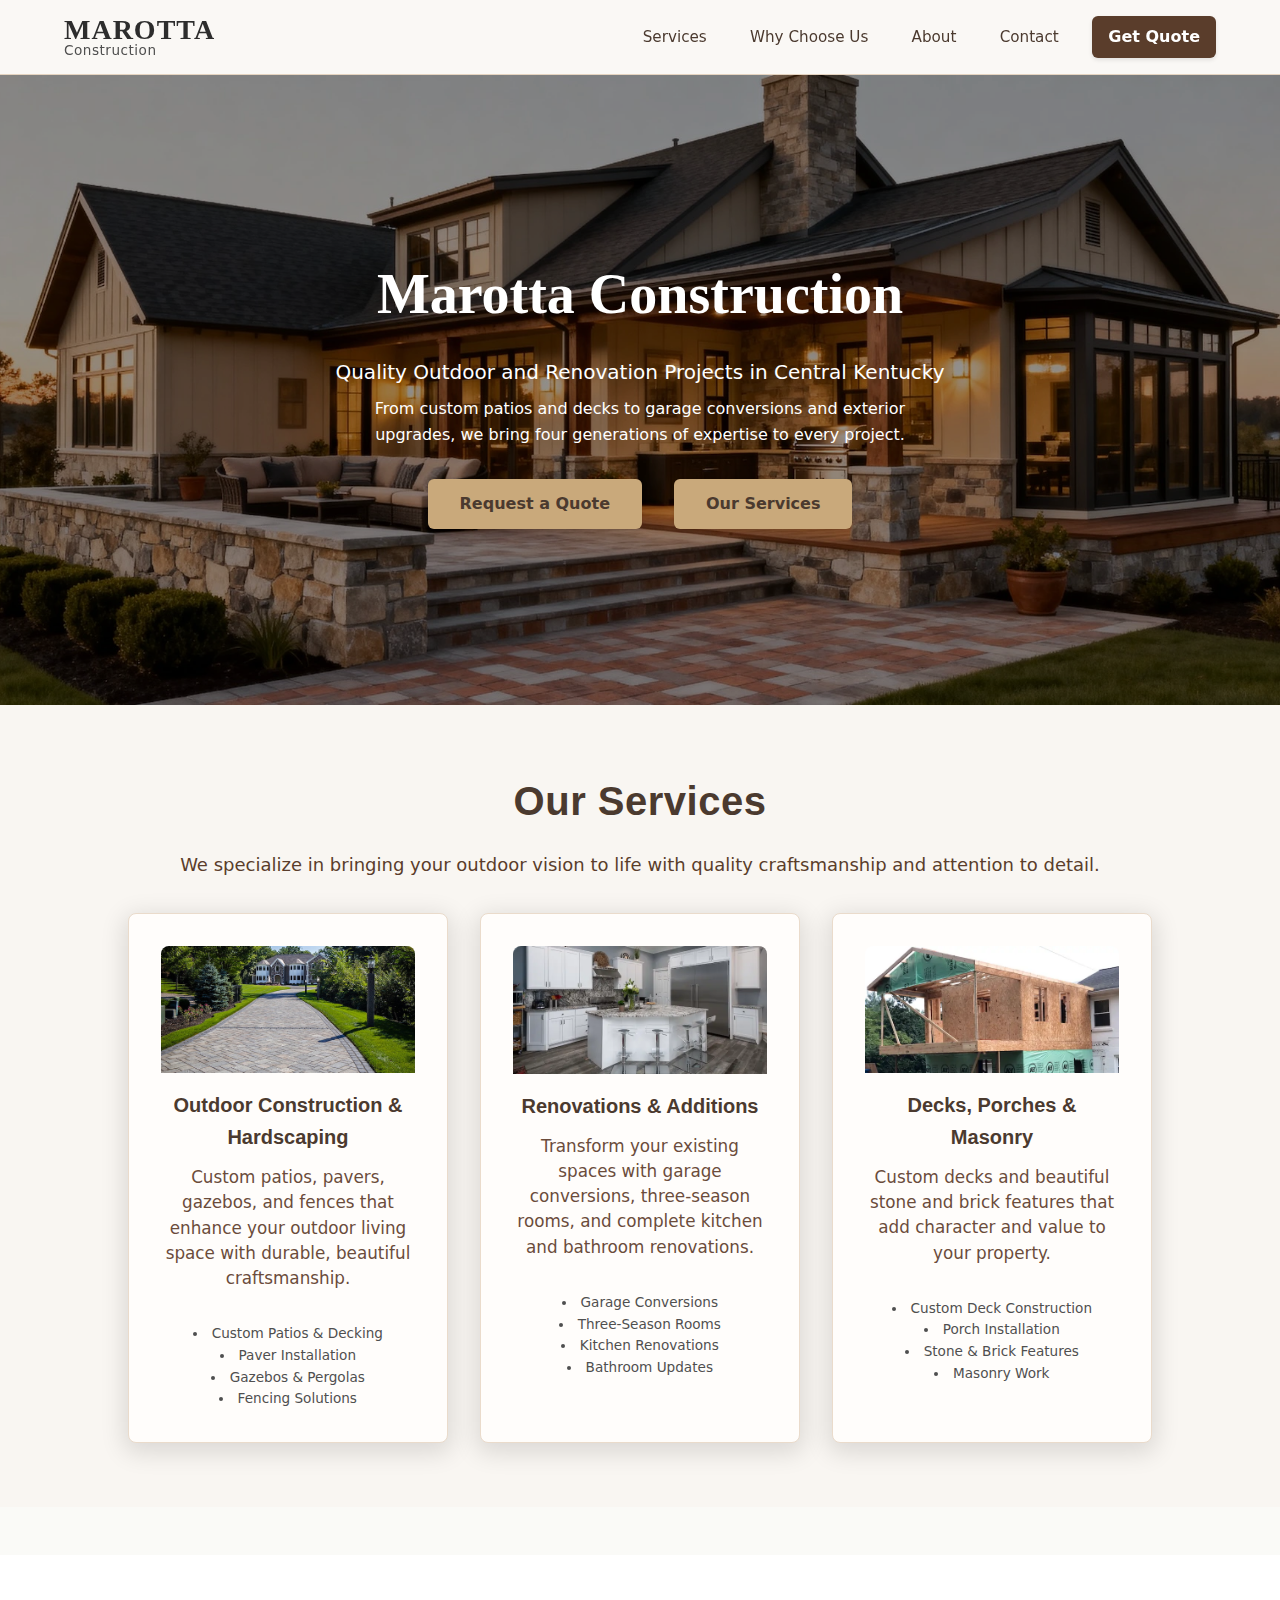
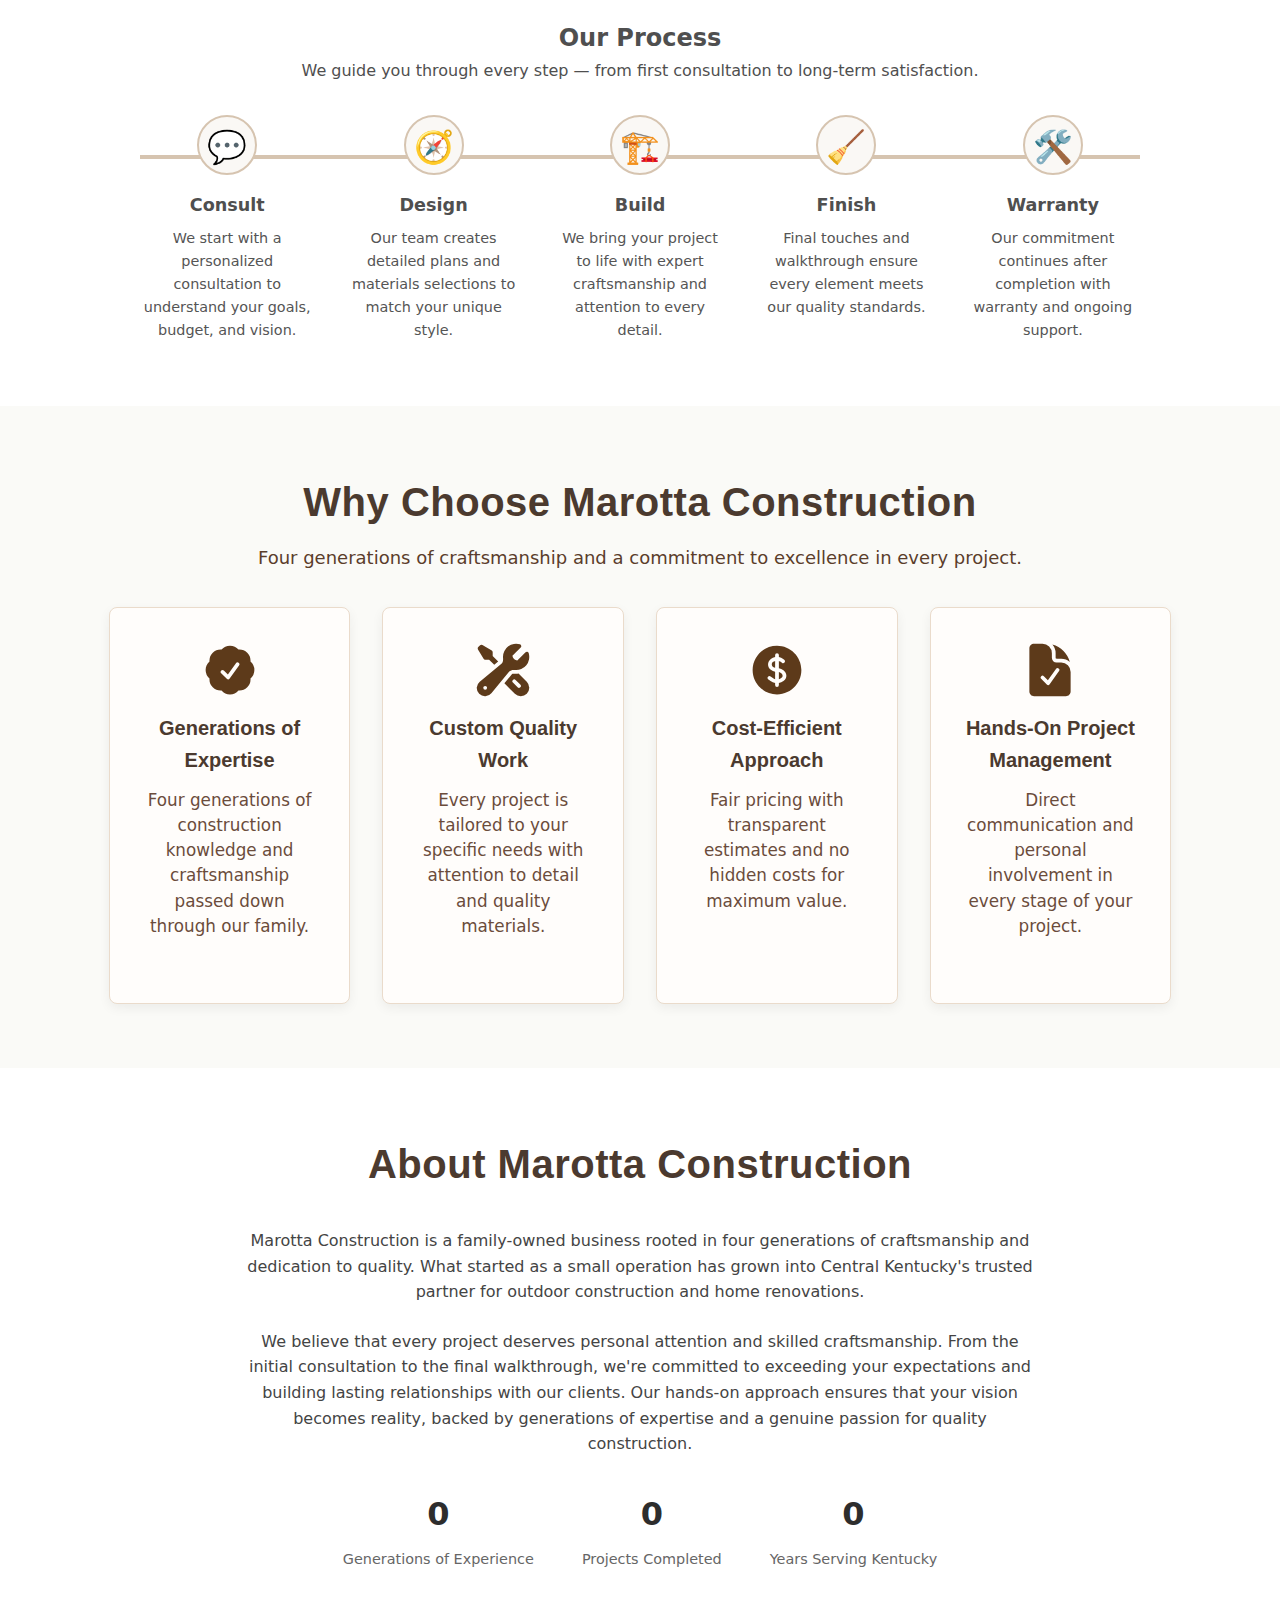
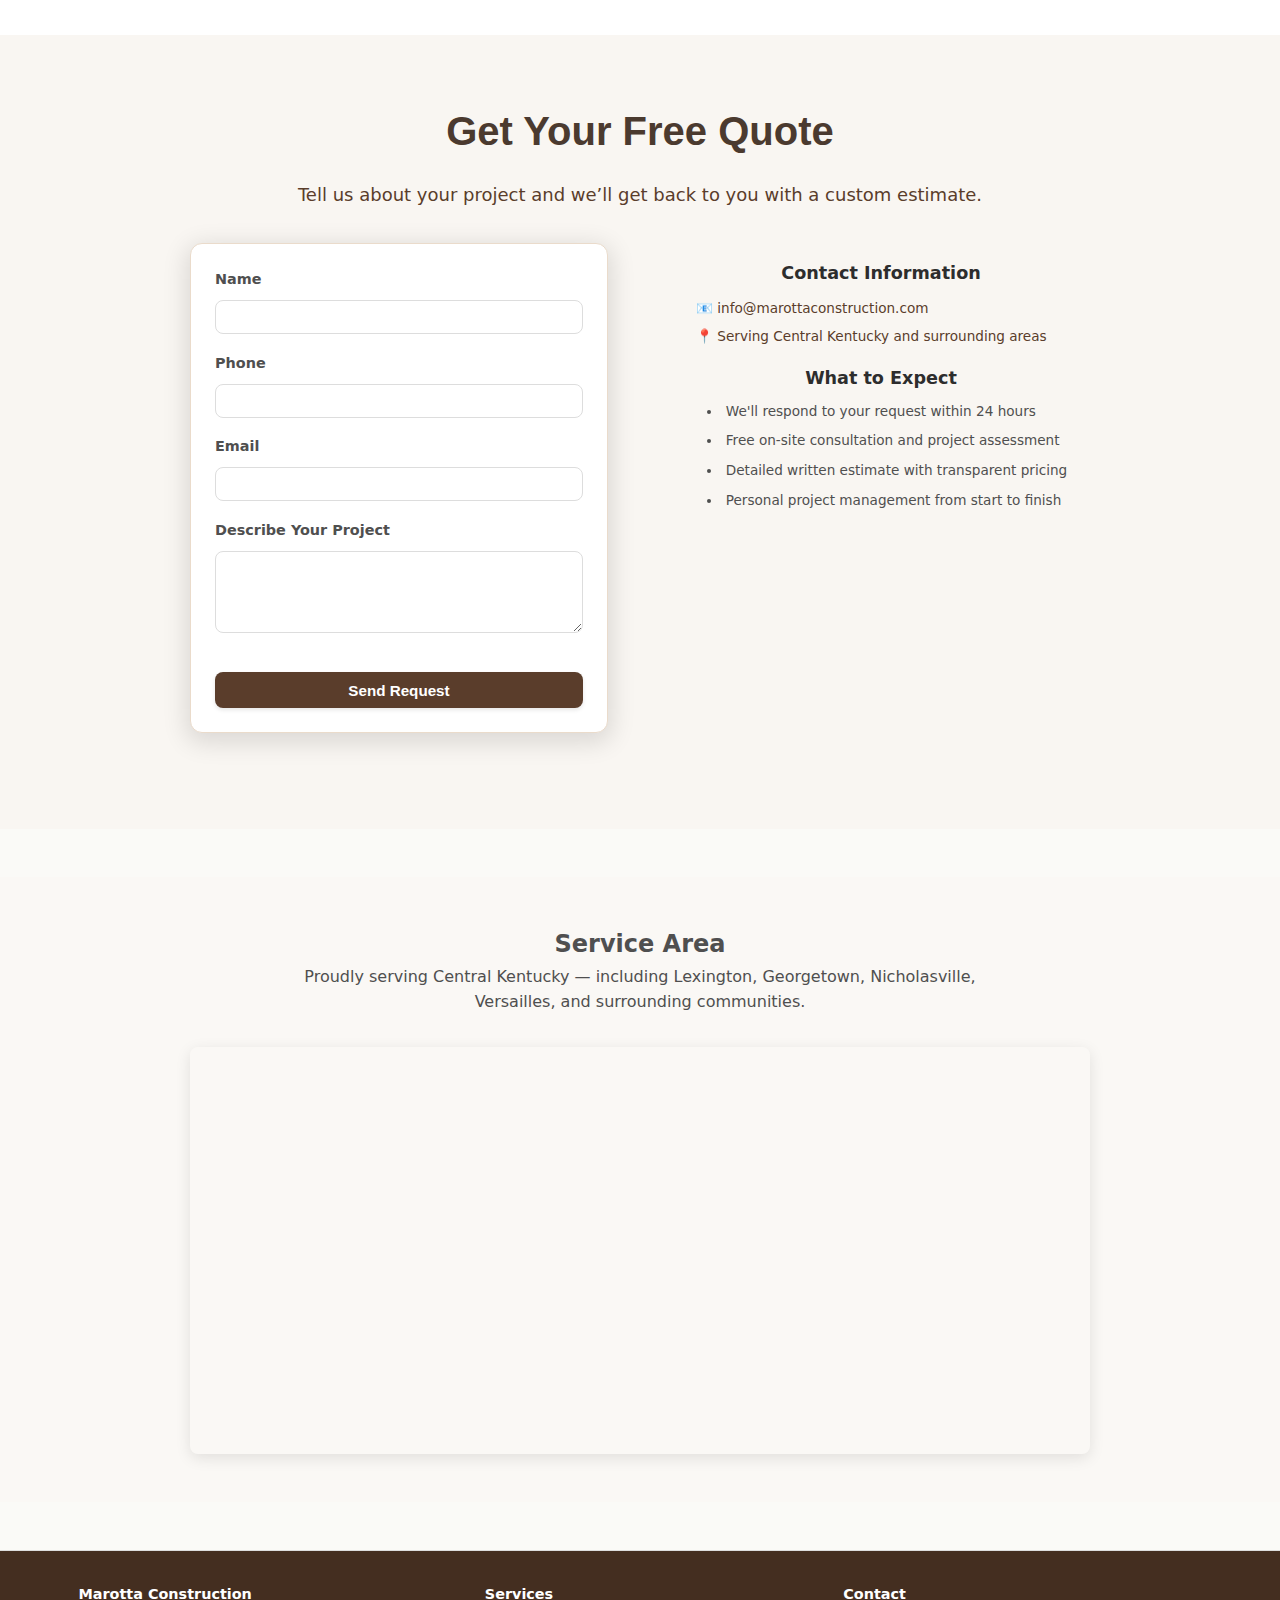
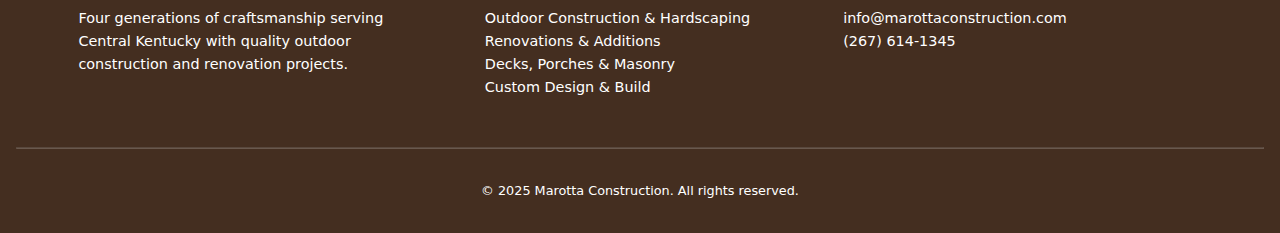
<file: Desktop/marotta-construction/index.html>
<!DOCTYPE html>
<html lang="en">
<head>
  <meta charset="UTF-8" />
  <meta name="viewport" content="width=device-width, initial-scale=1.0" />
  <title>Marotta Construction</title>
  <link rel="stylesheet" href="style.css" />
  <style>
    .site-header {
      transition: all 0.3s ease;
    }
    .site-header.shrink {
      padding: 0.5rem 0;
      background-color: rgba(250, 248, 245, 0.98);
    }
    .site-header .nav a {
      font-size: 0.95rem;
    }
    .nav-container {
      display: flex;
      justify-content: space-between;
      align-items: center;
    }
    .nav-links {
      display: flex;
      gap: 1.5rem;
      align-items: center;
    }
    .nav-links a {
      text-decoration: none;
      color: #4b3a2f;
      font-weight: 500;
    }
    .btn-quote {
      background-color: #4b2e1e;
      color: #fff;
      padding: 0.5rem 1rem;
      border-radius: 4px;
    }
    .btn-quote:hover {
      background-color: #5d3a1a;
    }
    .service-list {
      list-style-position: inside;
      text-align: center;
      padding-left: 0;
      font-size: 0.85rem;
    }
    .cta-buttons .btn:hover,
    .cta-buttons .btn-secondary:hover {
      background-color: #5d3a1a;
      color: #fff;
      transition: background-color 0.3s ease, color 0.3s ease;
    }
    .quote-bullet-wrapper {
      padding-left: 1rem;
    }
    .quote-bullets {
      list-style-position: outside;
      margin-left: 1.2rem;
      font-size: 0.85rem;
      text-align: left;
    }
    .quote-bullets li {
      margin-bottom: 0.5rem;
      padding-left: 0;
      text-indent: 0;
    }
    .service-copy {
      text-align: center;
    }
    .service-cards {
      display: flex;
      justify-content: center;
      gap: 2rem;
      flex-wrap: wrap;
    }
    .about-title {
      text-align: center;
      font-size: 2rem;
      font-weight: 700;
      margin-bottom: 1rem;
    }

    .about-subtext {
      text-align: center;
      max-width: 800px;
      margin: 0 auto 1.5rem;
      font-size: 1rem;
      color: #444;
    }

    .about-metrics {
      display: flex;
      justify-content: center;
      gap: 3rem;
      margin-top: 2rem;
      text-align: center;
    }

    .about-metrics .metric h3 {
      font-size: 1.5rem;
      font-weight: 700;
      color: #222;
      margin: 0;
    }

    .about-metrics .metric p {
      margin-top: 0.5rem;
      font-size: 0.9rem;
      color: #666;
    }

    .process {
      background-color: #fff;
      padding: 4rem 1rem;
      margin-top: 3rem;
    }

    .timeline {
      display: flex;
      justify-content: space-between;
      flex-wrap: wrap;
      gap: 2rem;
      max-width: 1000px;
      margin: 2rem auto 0;
      position: relative;
    }

    .timeline::before {
      content: "";
      position: absolute;
      top: 40px;
      left: 0;
      right: 0;
      height: 4px;
      background-color: #d6c4b0;
      z-index: 0;
    }

    .timeline-step {
      flex: 1;
      text-align: center;
      position: relative;
      z-index: 1;
      min-width: 150px;
    }

    .timeline-icon {
      font-size: 2rem;
      background-color: #faf8f5;
      border: 2px solid #d6c4b0;
      color: #5d3a1a;
      width: 60px;
      height: 60px;
      line-height: 60px;
      border-radius: 50%;
      margin: 0 auto 1rem;
    }

    .timeline-step h3 {
      font-size: 1.1rem;
      font-weight: 600;
      margin-bottom: 0.5rem;
    }

    .timeline-step p {
      font-size: 0.9rem;
      color: #555;
      max-width: 200px;
      margin: 0 auto;
    }

    @media (max-width: 768px) {
      .timeline {
        flex-direction: column;
        align-items: center;
      }
      .timeline::before {
        width: 4px;
        height: 100%;
        left: 50%;
        top: 0;
      }
      .timeline-step {
        text-align: center;
      }
    }

    .service-area {
  background-color: #faf8f5;
  padding: 3rem 1rem;
  margin-top: 3rem;
}

.map-wrapper {
  margin-top: 2rem;
  max-width: 900px;
  margin-left: auto;
  margin-right: auto;
  box-shadow: 0 4px 15px rgba(0,0,0,0.1);
  border-radius: 8px;
  overflow: hidden;
}

    /* Footer styles */
    .site-footer {
      background-color: #442e20;
      text-align: center;
      padding: 2rem 1rem;
      font-size: 0.9rem;
      color: #fff;
      border-top: 1px solid #ddd;
      margin-top: 3rem;
    }

    .site-footer a {
      color: #fff;
      text-decoration: none;
    }

    .site-footer a:hover {
      text-decoration: underline;
    }

    .service-card img {
      width: 100%;
      height: auto;
      display: block;
      border-top-left-radius: 8px;
      border-top-right-radius: 8px;
      margin-bottom: 1rem;
    }
    .menu-toggle {
      display: none;
      font-size: 1.8rem;
      background: none;
      border: none;
      cursor: pointer;
    }
    @media (max-width: 768px) {
      .menu-toggle {
        display: block;
      }
      .nav-links {
        display: none;
        flex-direction: column;
        background: #faf8f5;
        position: absolute;
        top: 60px;
        right: 15px;
        padding: 1rem;
        border-radius: 5px;
        box-shadow: 0 2px 10px rgba(0,0,0,0.1);
      }
      .nav-links.active {
        display: flex;
      }
    }
  </style>
</head>
<body>

  <!-- Header -->
  <header class="site-header">
    <div class="container nav-container">
      <div class="logo">
        <span class="logo-main">MAROTTA</span>
        <span class="logo-sub">Construction</span>
      </div>
      <button class="menu-toggle" id="menu-toggle" aria-label="Toggle menu">☰</button>
      <nav class="nav-links" id="nav-links">
        <a href="#services">Services</a>
        <a href="#why-us">Why Choose Us</a>
        <a href="#about">About</a>
        <a href="#contact">Contact</a>
        <a href="#quote" class="btn btn-quote">Get Quote</a>
      </nav>
    </div>
  </header>

  <!-- Hero Section -->
<section class="hero">    <div class="container hero-content">
      <h1>Marotta Construction</h1>
      <p class="tagline">Quality Outdoor and Renovation Projects in Central Kentucky</p>
      <p class="subtext">From custom patios and decks to garage conversions and exterior upgrades, we bring four generations of expertise to every project.</p>
      <div class="cta-buttons">
        <a href="#quote" class="btn">Request a Quote</a>
        <a href="#services" class="btn btn-secondary">Our Services</a>
      </div>
    </div>
  </section>

  <!-- Services Section -->
  <section class="services" id="services">
    <div class="container">
      <h2>Our Services</h2>
      <p class="section-subtext">We specialize in bringing your outdoor vision to life with quality craftsmanship and attention to detail.</p>
      <div class="service-cards">
    <div class="service-card">
      <img src="assets/photos/hardscaping-services-600x300.webp" alt="Outdoor Construction & Hardscaping" loading="lazy" />
      <h3 style="text-align: center;">Outdoor Construction &amp; Hardscaping</h3>
      <div class="service-copy">
        <p>Custom patios, pavers, gazebos, and fences that enhance your outdoor living space with durable, beautiful craftsmanship.</p>
        <ul class="service-list">
          <li>Custom Patios &amp; Decking</li>
          <li>Paver Installation</li>
          <li>Gazebos &amp; Pergolas</li>
          <li>Fencing Solutions</li>
        </ul>
      </div>
    </div>
<div class="service-card">
  <img src="assets/photos/additions-services-600x300.webp" alt="Renovations and Additions" loading="lazy" />
  <h3 style="text-align: center;">Renovations & Additions</h3>
      <div class="service-copy">
        <p>Transform your existing spaces with garage conversions, three-season rooms, and complete kitchen and bathroom renovations.</p>
        <ul class="service-list">
          <li>Garage Conversions</li>
          <li>Three-Season Rooms</li>
          <li>Kitchen Renovations</li>
          <li>Bathroom Updates</li>
        </ul>
      </div>
    </div>
    <div class="service-card">
      <img src="assets/photos/decks-services-600x300.webp" alt="Decks, Porches & Masonry" loading="lazy" />
      <h3 style="text-align: center;">Decks, Porches &amp; Masonry</h3>
     <div class="service-copy">
        <p>Custom decks and beautiful stone and brick features that add character and value to your property.</p>
        <ul class="service-list">
          <li>Custom Deck Construction</li>
          <li>Porch Installation</li>
          <li>Stone &amp; Brick Features</li>
          <li>Masonry Work</li>
        </ul>
      </div>
    </div>
  </div>
    </div>
  </section>

  <!-- Process Timeline Section -->
  <section class="process" id="process">
    <div class="container">
      <h2 style="text-align:center;">Our Process</h2>
      <p style="text-align:center; max-width:700px; margin: 0 auto 1.5rem;">
        We guide you through every step — from first consultation to long-term satisfaction.
      </p>
      <div class="timeline">
        <div class="timeline-step">
          <div class="timeline-icon">💬</div>
          <h3>Consult</h3>
          <p>We start with a personalized consultation to understand your goals, budget, and vision.</p>
        </div>
        <div class="timeline-step">
          <div class="timeline-icon">🧭</div>
          <h3>Design</h3>
          <p>Our team creates detailed plans and materials selections to match your unique style.</p>
        </div>
        <div class="timeline-step">
          <div class="timeline-icon">🏗️</div>
          <h3>Build</h3>
          <p>We bring your project to life with expert craftsmanship and attention to every detail.</p>
        </div>
        <div class="timeline-step">
          <div class="timeline-icon">🧹</div>
          <h3>Finish</h3>
          <p>Final touches and walkthrough ensure every element meets our quality standards.</p>
        </div>
        <div class="timeline-step">
          <div class="timeline-icon">🛠️</div>
          <h3>Warranty</h3>
          <p>Our commitment continues after completion with warranty and ongoing support.</p>
        </div>
      </div>
    </div>
  </section>

  <!-- Why Choose Us Section -->
  <section class="why-us" id="why-us">
    <div class="container">
      <h2 class="why-title">Why Choose Marotta Construction</h2>
      <p class="why-subtext">Four generations of craftsmanship and a commitment to excellence in every project.</p>
      <div class="why-grid">
  <div class="why-card">
  <div class="why-icon">
    <!-- Icon you provided -->
    <svg xmlns="http://www.w3.org/2000/svg" viewBox="0 0 24 24" fill="currentColor" class="why-icon-svg">
  <path fill-rule="evenodd" d="M8.603 3.799A4.49 4.49 0 0 1 12 2.25c1.357 0 2.573.6 3.397 1.549a4.49 4.49 0 0 1 3.498 1.307 4.491 4.491 0 0 1 1.307 3.497A4.49 4.49 0 0 1 21.75 12a4.49 4.49 0 0 1-1.549 3.397 4.491 4.491 0 0 1-1.307 3.497 4.491 4.491 0 0 1-3.497 1.307A4.49 4.49 0 0 1 12 21.75a4.49 4.49 0 0 1-3.397-1.549 4.49 4.49 0 0 1-3.498-1.306 4.491 4.491 0 0 1-1.307-3.498A4.49 4.49 0 0 1 2.25 12c0-1.357.6-2.573 1.549-3.397a4.49 4.49 0 0 1 1.307-3.497 4.49 4.49 0 0 1 3.497-1.307Zm7.007 6.387a.75.75 0 1 0-1.22-.872l-3.236 4.53L9.53 12.22a.75.75 0 0 0-1.06 1.06l2.25 2.25a.75.75 0 0 0 1.14-.094l3.75-5.25Z" clip-rule="evenodd" />
</svg>
  </div>
  <h3>Generations of Expertise</h3>
  <p>Four generations of construction knowledge and craftsmanship passed down through our family.</p>
</div>
  <div class="why-card">
    <div class="why-icon">
      <svg xmlns="http://www.w3.org/2000/svg" viewBox="0 0 24 24" fill="currentColor" class="why-icon-svg">
        <path fill-rule="evenodd" d="M12 6.75a5.25 5.25 0 0 1 6.775-5.025.75.75 0 0 1 .313 1.248l-3.32 3.319c.063.475.276.934.641 1.299.365.365.824.578 1.3.64l3.318-3.319a.75.75 0 0 1 1.248.313 5.25 5.25 0 0 1-5.472 6.756c-1.018-.086-1.87.1-2.309.634L7.344 21.3A3.298 3.298 0 1 1 2.7 16.657l8.684-7.151c.533-.44.72-1.291.634-2.309A5.342 5.342 0 0 1 12 6.75ZM4.117 19.125a.75.75 0 0 1 .75-.75h.008a.75.75 0 0 1 .75.75v.008a.75.75 0 0 1-.75.75h-.008a.75.75 0 0 1-.75-.75v-.008Z" clip-rule="evenodd" />
        <path d="m10.076 8.64-2.201-2.2V4.874a.75.75 0 0 0-.364-.643l-3.75-2.25a.75.75 0 0 0-.916.113l-.75.75a.75.75 0 0 0-.113.916l2.25 3.75a.75.75 0 0 0 .643.364h1.564l2.062 2.062 1.575-1.297Z" />
        <path fill-rule="evenodd" d="m12.556 17.329 4.183 4.182a3.375 3.375 0 0 0 4.773-4.773l-3.306-3.305a6.803 6.803 0 0 1-1.53.043c-.394-.034-.682-.006-.867.042a.589.589 0 0 0-.167.063l-3.086 3.748Zm3.414-1.36a.75.75 0 0 1 1.06 0l1.875 1.876a.75.75 0 1 1-1.06 1.06L15.97 17.03a.75.75 0 0 1 0-1.06Z" clip-rule="evenodd" />
      </svg>
    </div>
    <h3>Custom Quality Work</h3>
    <p>Every project is tailored to your specific needs with attention to detail and quality materials.</p>
  </div>
  <div class="why-card">
    <div class="why-icon">
      <svg xmlns="http://www.w3.org/2000/svg" viewBox="0 0 24 24" fill="currentColor" class="why-icon-svg">
        <path d="M10.464 8.746c.227-.18.497-.311.786-.394v2.795a2.252 2.252 0 0 1-.786-.393c-.394-.313-.546-.681-.546-1.004 0-.323.152-.691.546-1.004ZM12.75 15.662v-2.824c.347.085.664.228.921.421.427.32.579.686.579.991 0 .305-.152.671-.579.991a2.534 2.534 0 0 1-.921.42Z" />
        <path fill-rule="evenodd" d="M12 2.25c-5.385 0-9.75 4.365-9.75 9.75s4.365 9.75 9.75 9.75 9.75-4.365 9.75-9.75S17.385 2.25 12 2.25ZM12.75 6a.75.75 0 0 0-1.5 0v.816a3.836 3.836 0 0 0-1.72.756c-.712.566-1.112 1.35-1.112 2.178 0 .829.4 1.612 1.113 2.178.502.4 1.102.647 1.719.756v2.978a2.536 2.536 0 0 1-.921-.421l-.879-.66a.75.75 0 0 0-.9 1.2l.879.66c.533.4 1.169.645 1.821.75V18a.75.75 0 0 0 1.5 0v-.81a4.124 4.124 0 0 0 1.821-.749c.745-.559 1.179-1.344 1.179-2.191 0-.847-.434-1.632-1.179-2.191a4.122 4.122 0 0 0-1.821-.75V8.354c.29.082.559.213.786.393l.415.33a.75.75 0 0 0 .933-1.175l-.415-.33a3.836 3.836 0 0 0-1.719-.755V6Z" clip-rule="evenodd" />
      </svg>
    </div>
    <h3>Cost-Efficient Approach</h3>
    <p>Fair pricing with transparent estimates and no hidden costs for maximum value.</p>
  </div>
  <div class="why-card">
    <div class="why-icon">
      <svg xmlns="http://www.w3.org/2000/svg" viewBox="0 0 24 24" fill="currentColor" class="why-icon-svg">
        <path fill-rule="evenodd" d="M9 1.5H5.625c-1.036 0-1.875.84-1.875 1.875v17.25c0 1.035.84 1.875 1.875 1.875h12.75c1.035 0 1.875-.84 1.875-1.875V12.75A3.75 3.75 0 0 0 16.5 9h-1.875a1.875 1.875 0 0 1-1.875-1.875V5.25A3.75 3.75 0 0 0 9 1.5Zm6.61 10.936a.75.75 0 1 0-1.22-.872l-3.236 4.53L9.53 14.47a.75.75 0 0 0-1.06 1.06l2.25 2.25a.75.75 0 0 0 1.14-.094l3.75-5.25Z" clip-rule="evenodd" />
        <path d="M12.971 1.816A5.23 5.23 0 0 1 14.25 5.25v1.875c0 .207.168.375.375.375H16.5a5.23 5.23 0 0 1 3.434 1.279 9.768 9.768 0 0 0-6.963-6.963Z" />
      </svg>
    </div>
    <h3>Hands-On Project Management</h3>
    <p>Direct communication and personal involvement in every stage of your project.</p>
  </div>
</div>
    </div>
  </section>

  <!-- About Section -->
  <section class="about" id="about">
    <div class="container">
      <h2 class="about-title">About Marotta Construction</h2>
      <p class="about-subtext">Marotta Construction is a family-owned business rooted in four generations of craftsmanship and dedication to quality. What started as a small operation has grown into Central Kentucky's trusted partner for outdoor construction and home renovations.</p>
      <p class="about-subtext">We believe that every project deserves personal attention and skilled craftsmanship. From the initial consultation to the final walkthrough, we're committed to exceeding your expectations and building lasting relationships with our clients. Our hands-on approach ensures that your vision becomes reality, backed by generations of expertise and a genuine passion for quality construction.</p>
      <div class="about-metrics">
        <div class="metric">
  <div class="counter" data-target="4">0</div>
  <p>Generations of Experience</p>
</div>
<div class="metric">
  <div class="counter" data-target="100" data-plus="true">0</div>
  <p>Projects Completed</p>
</div>
<div class="metric">
  <div class="counter" data-target="25" data-plus="true">0</div>
  <p>Years Serving Kentucky</p>
</div>
      </div>
    </div>
  </section>

  <!-- Get Your Free Quote Section -->
  <section class="quote" id="quote">
    <div class="container">
      <h2>Get Your Free Quote</h2>
      <p>Tell us about your project and we’ll get back to you with a custom estimate.</p>
      <div class="quote-columns">
        <!-- Left Column: Form -->
        <div class="quote-form-column">
          <form class="quote-form" action="https://formspree.io/f/mjkaewrk" method="POST">
            <input type="hidden" name="_captcha" value="false">
            <div class="form-group">
              <label for="name">Name</label>
              <input type="text" id="name" name="name" required />
            </div>
            <div class="form-group">
              <label for="phone">Phone</label>
              <input type="tel" id="phone" name="phone" />
            </div>
            <div class="form-group">
              <label for="email">Email</label>
              <input type="email" id="email" name="email" required />
            </div>
            <div class="form-group">
              <label for="message">Describe Your Project</label>
              <textarea id="message" name="message" rows="4"></textarea>
            </div>
            <p id="form-status" style="margin-top: 1rem; font-size: 0.9rem;"></p>
            <button type="submit" class="btn">Send Request</button>
          </form>
        </div>
        <!-- Right Column: Contact Info -->
        <div class="quote-info-column">
          <h3>Contact Information</h3>
          <p>📧 info@marottaconstruction.com</p>
          <p>📍 Serving Central Kentucky and surrounding areas</p>
          <h3>What to Expect</h3>
          <div class="quote-bullet-wrapper">
            <ul class="quote-bullets">
              <li>We'll respond to your request within 24 hours</li>
              <li>Free on-site consultation and project assessment</li>
              <li>Detailed written estimate with transparent pricing</li>
              <li>Personal project management from start to finish</li>
            </ul>
          </div>
        </div>
      </div>
    </div>
  </section>
<script>
  function animateCounter(counter) {
    const target = +counter.getAttribute('data-target');
    const increment = target / 100;
    let count = 0;

    function updateCounter() {
      if (count < target) {
        count += increment;
        counter.innerText = Math.ceil(count);
        requestAnimationFrame(updateCounter);
      } else {
        const showPlus = counter.hasAttribute('data-plus');
        counter.innerText = target + (showPlus ? '+' : '');
      }
    }

    updateCounter();
  }

  const counters = document.querySelectorAll('.counter');
  let started = false;

  function handleScroll() {
    const section = document.querySelector('.about');
    const rect = section.getBoundingClientRect();

    if (!started && rect.top < window.innerHeight && rect.bottom >= 0) {
      counters.forEach(counter => animateCounter(counter));
      started = true;
    }
  }

  window.addEventListener('scroll', handleScroll);
</script>
<script>
    const form = document.querySelector(".quote-form");
    const status = document.getElementById("form-status");

    form.addEventListener("submit", async function (e) {
      e.preventDefault();
      const data = new FormData(form);
      const response = await fetch(form.action, {
        method: form.method,
        body: data,
        headers: { 'Accept': 'application/json' }
      });

      if (response.ok) {
        status.textContent = "Thank you! Your request has been submitted.";
        form.reset();
      } else {
        status.textContent = "Oops! Something went wrong. Please try again.";
      }
    });
  </script>
<script>
  window.addEventListener('scroll', function() {
    const header = document.querySelector('.site-header');
    if (window.scrollY > 50) {
      header.classList.add('scrolled', 'shrink');
    } else {
      header.classList.remove('scrolled', 'shrink');
    }
  });
</script>
  <script>
    const toggle = document.getElementById('menu-toggle');
    const nav = document.getElementById('nav-links');
    toggle.addEventListener('click', () => {
      nav.classList.toggle('active');
    });

    // Close menu on link click (mobile)
    const navLinks = document.querySelectorAll('#nav-links a');
    navLinks.forEach(link => {
      link.addEventListener('click', () => {
        nav.classList.remove('active');
      });
    });
  </script>
</body>

  <!-- Service Area Section -->
  <section class="service-area" id="service-area">
    <div class="container">
      <h2 style="text-align:center;">Service Area</h2>
      <p style="text-align:center; max-width:700px; margin: 0 auto 1rem;">
        Proudly serving Central Kentucky — including Lexington, Georgetown, Nicholasville, Versailles, and surrounding communities.
      </p>
      <div class="map-wrapper">
        <iframe
          src="https://www.google.com/maps/embed?pb=!1m18!1m12!1m3!1d212878.8245687418!2d-84.71535100968236!3d38.02654796209109!2m3!1f0!2f0!3f0!3m2!1i1024!2i768!4f13.1!3m3!1m2!1s0x884244df5b37eaa3%3A0x8f7d2bdf0a7f282!2sLexington%2C%20KY!5e0!3m2!1sen!2sus!4v1695592812141!5m2!1sen!2sus"
          width="100%"
          height="400"
          style="border:0; border-radius: 8px;"
          allowfullscreen=""
          loading="lazy"
          referrerpolicy="no-referrer-when-downgrade">
        </iframe>
      </div>
    </div>
  </section>

  <!-- Footer -->
  <footer class="site-footer">
    <div class="container" style="display: flex; flex-wrap: wrap; justify-content: space-between; text-align: left;">
      <div style="flex: 1; min-width: 250px; margin-bottom: 1rem; padding-right: 3rem;">
        <h4 style="color: white;">Marotta Construction</h4>
        <p>Four generations of craftsmanship serving Central Kentucky with quality outdoor construction and renovation projects.</p>
      </div>
      <div style="flex: 1; min-width: 200px; margin-bottom: 1rem;">
        <h4 style="color: white;">Services</h4>
        <ul style="list-style: none; padding: 0; color: white;">
          <li>Outdoor Construction &amp; Hardscaping</li>
          <li>Renovations &amp; Additions</li>
          <li>Decks, Porches &amp; Masonry</li>
          <li>Custom Design &amp; Build</li>
        </ul>
      </div>
      <div style="flex: 1; min-width: 200px; margin-bottom: 1rem;">
        <h4 style="color: white;">Contact</h4>
        <p><a href="mailto:info@marottaconstruction.com">info@marottaconstruction.com</a></p>
        <p>(267) 614-1345</p>
      </div>
    </div>
    <hr style="border-color: rgba(255, 255, 255, 0.2); margin: 2rem 0;" />
    <p style="color: white; font-size: 0.8rem;">&copy; 2025 Marotta Construction. All rights reserved.</p>
  </footer>
</html>
</file>
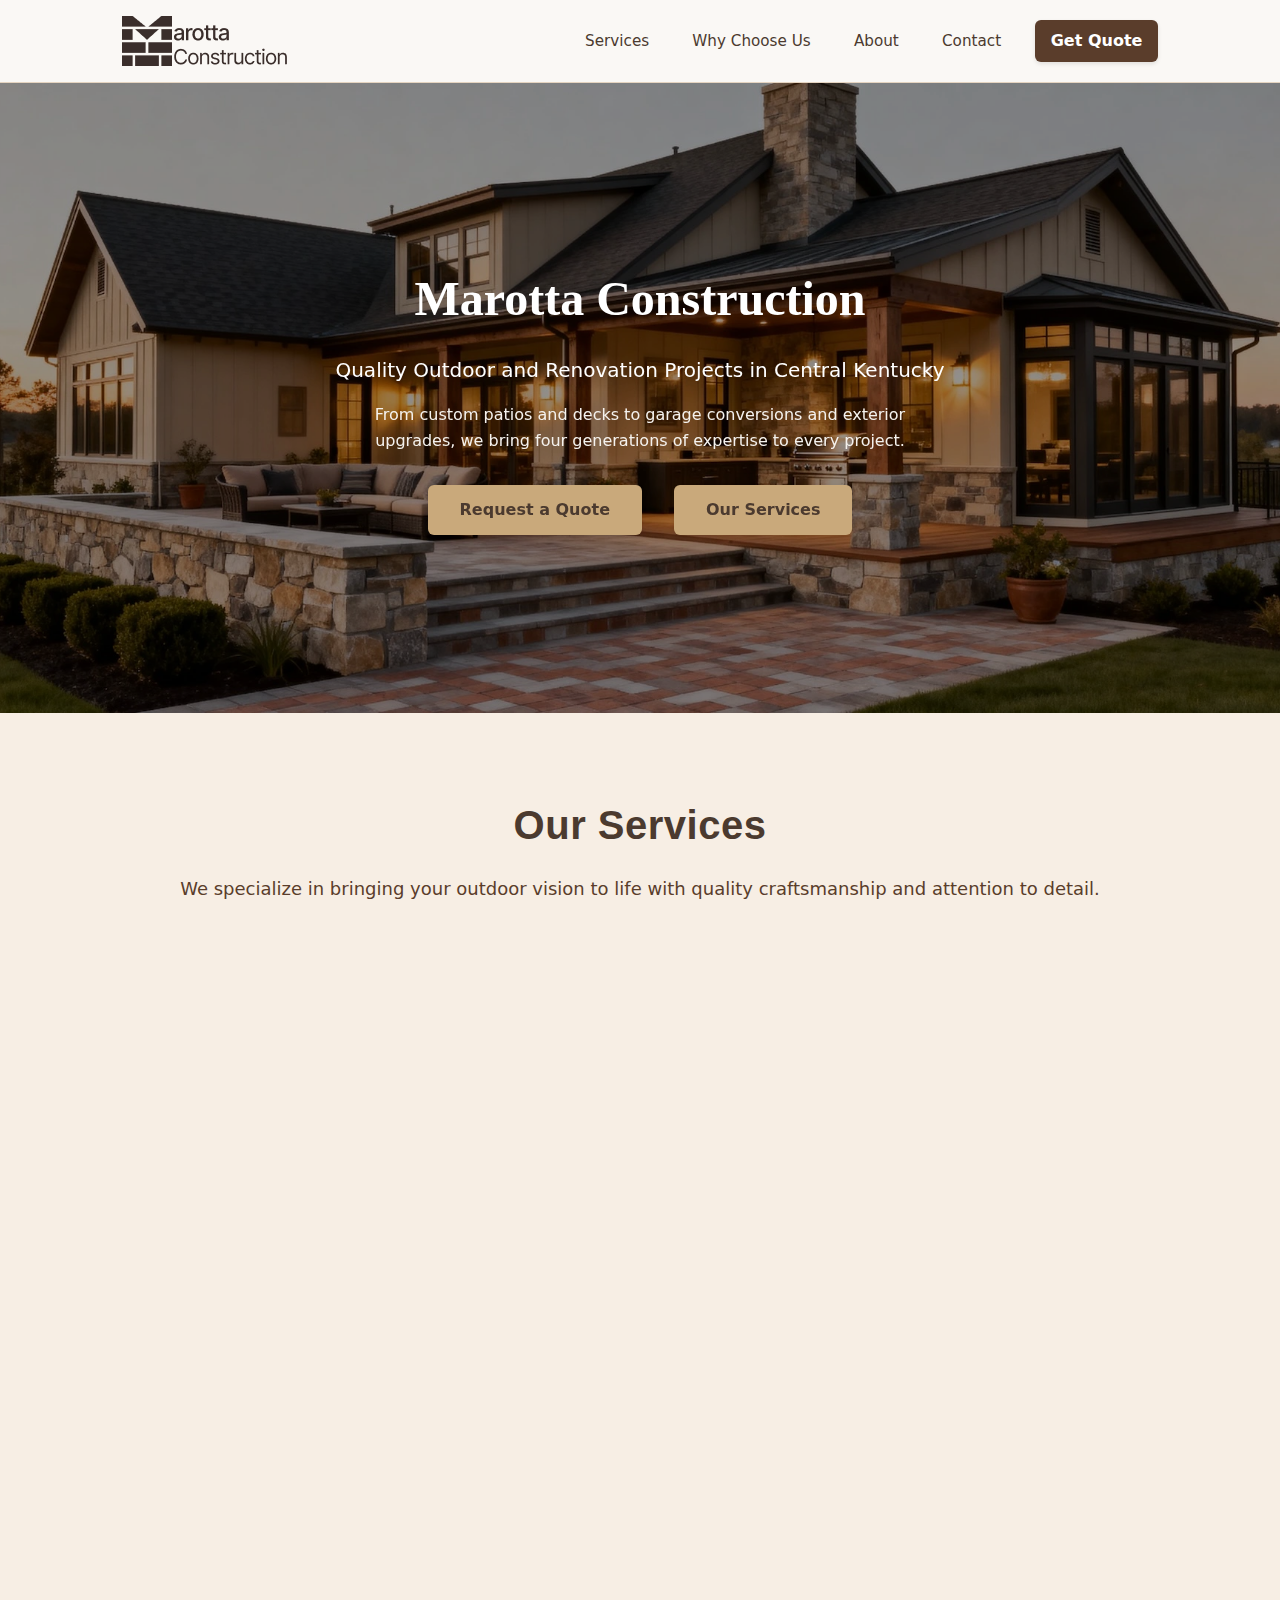
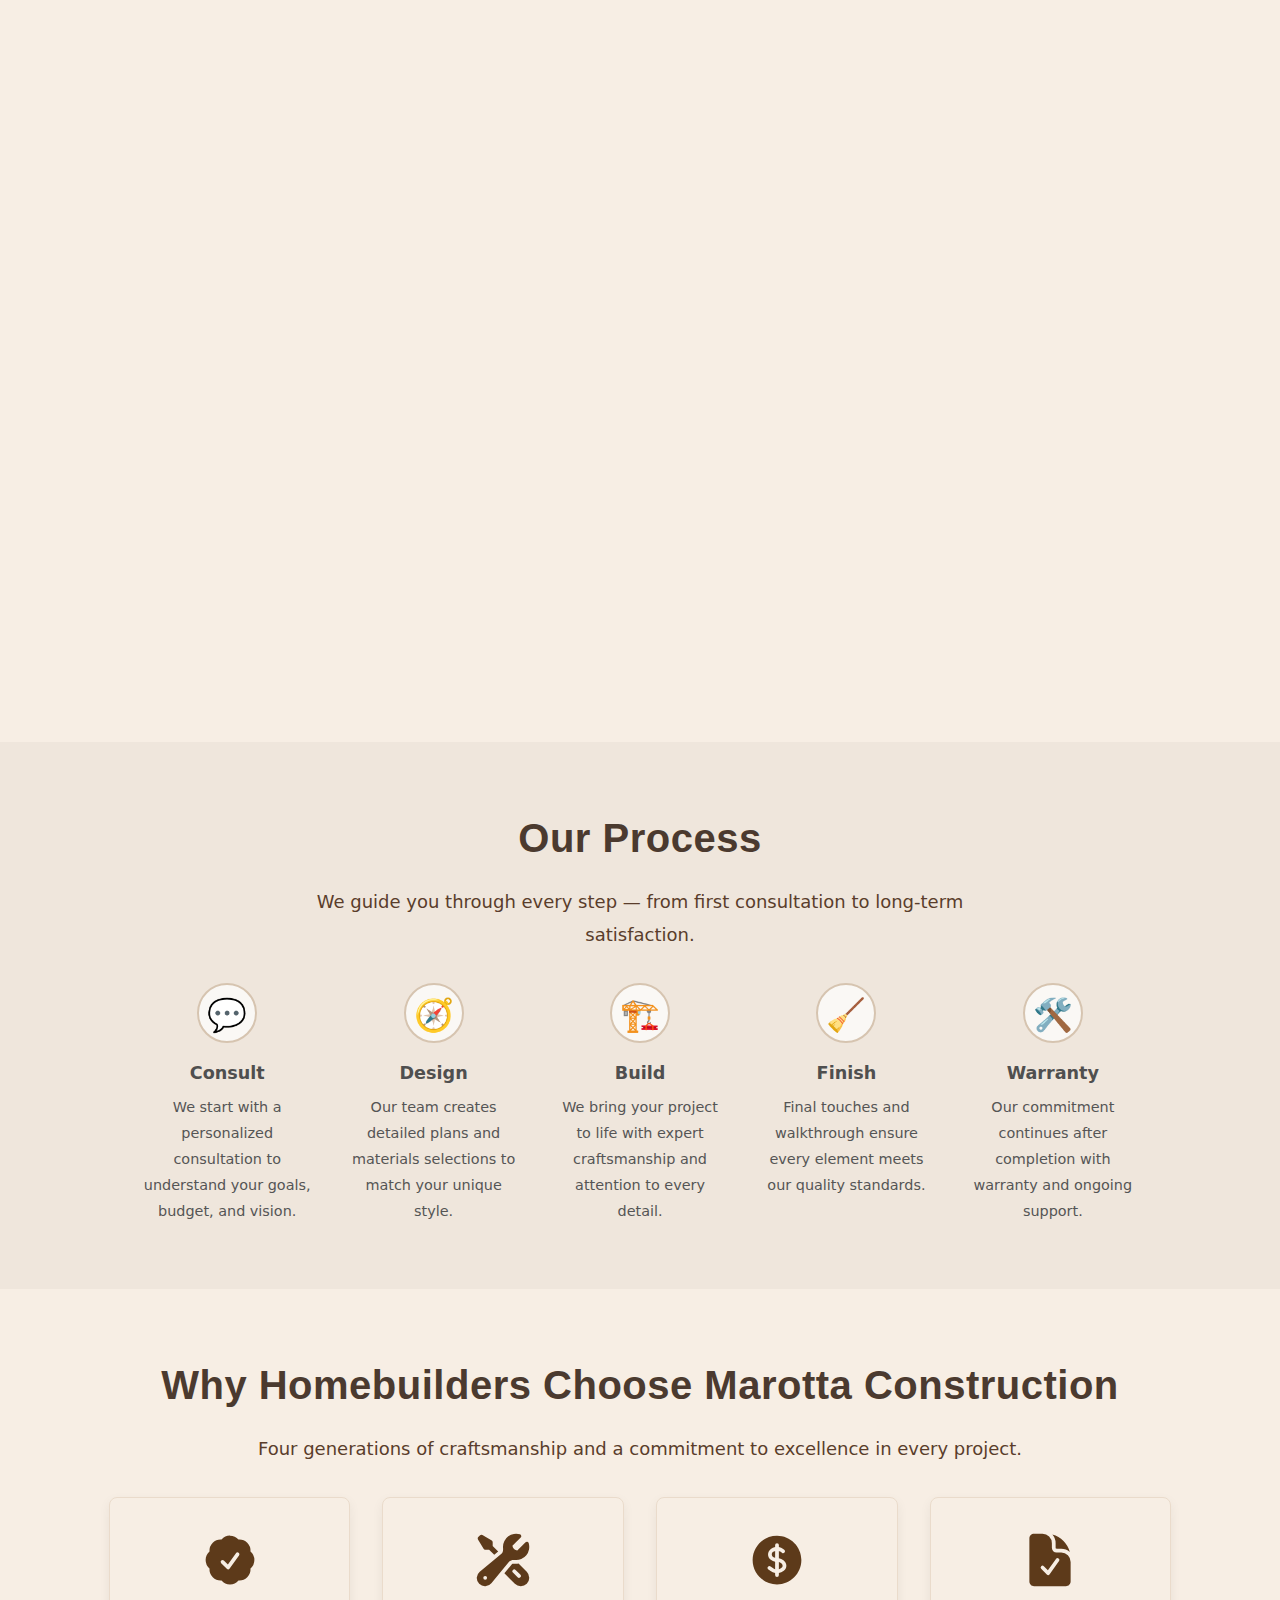
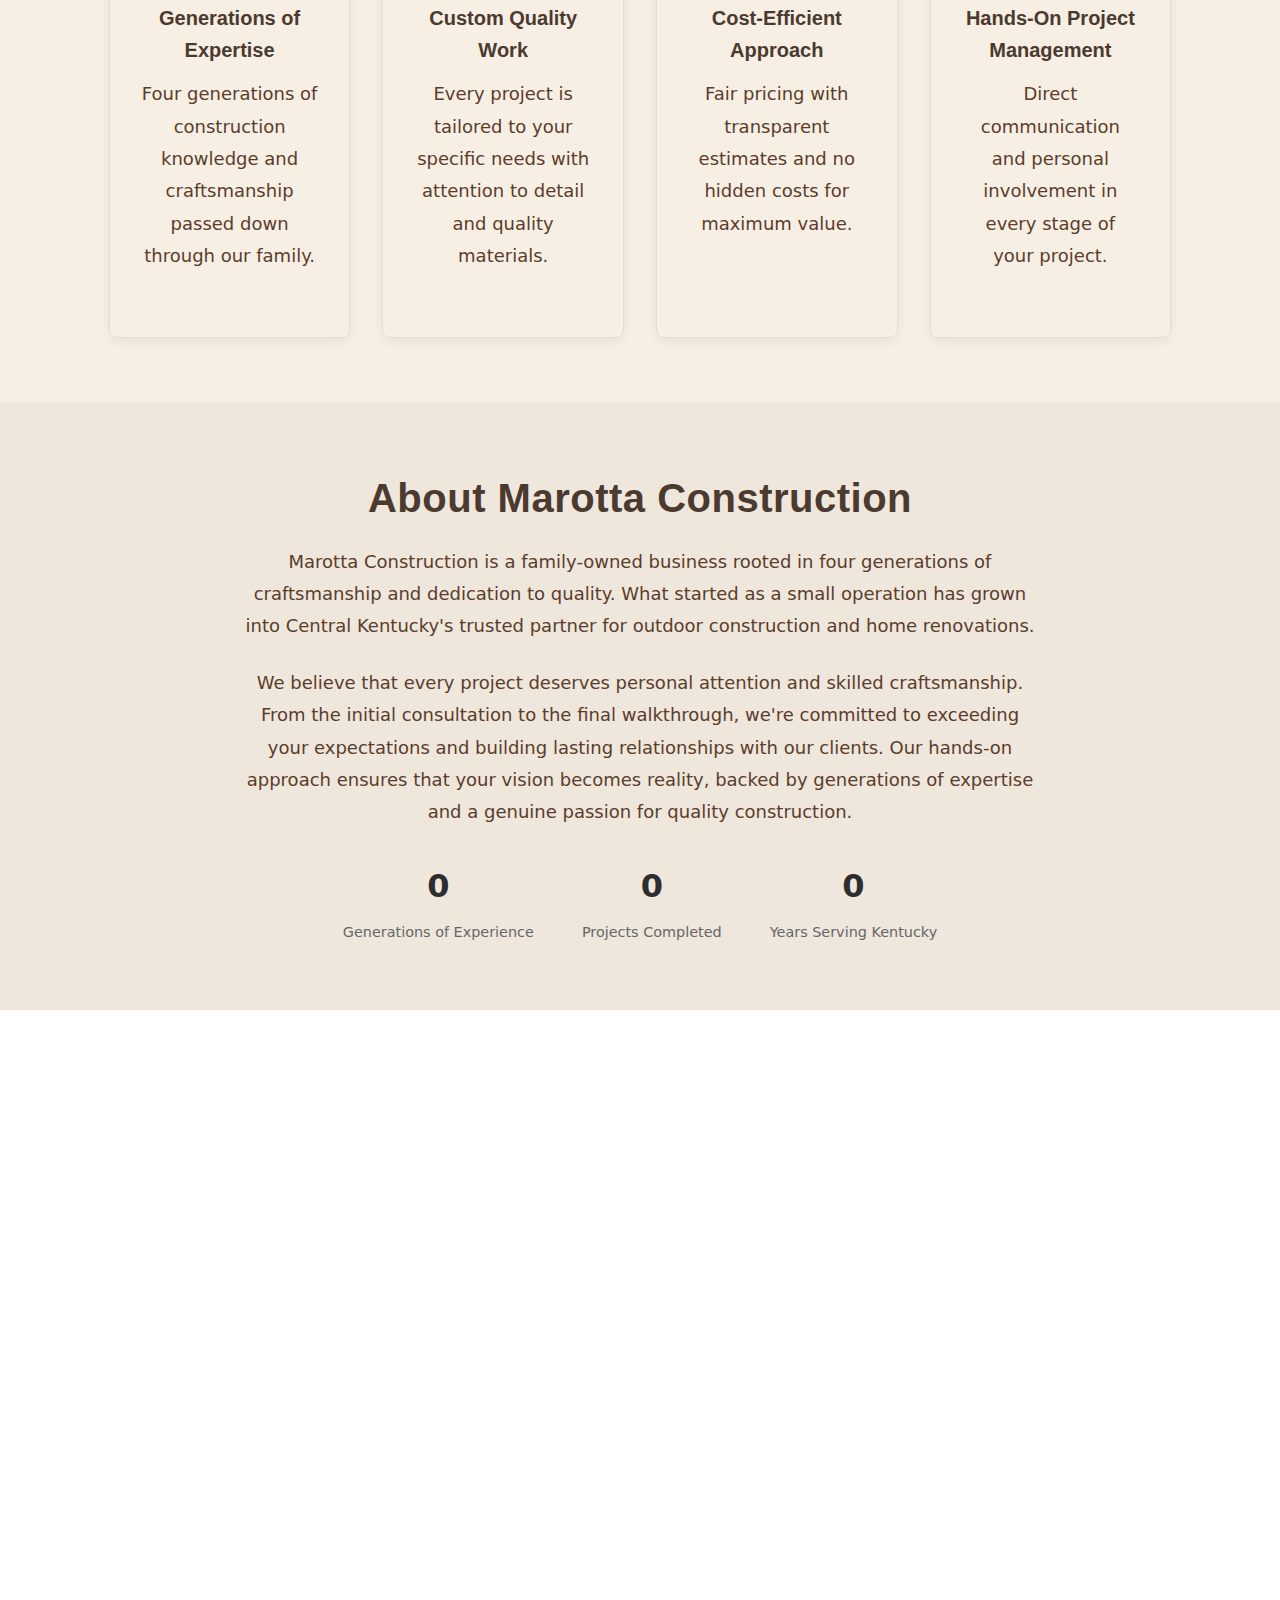
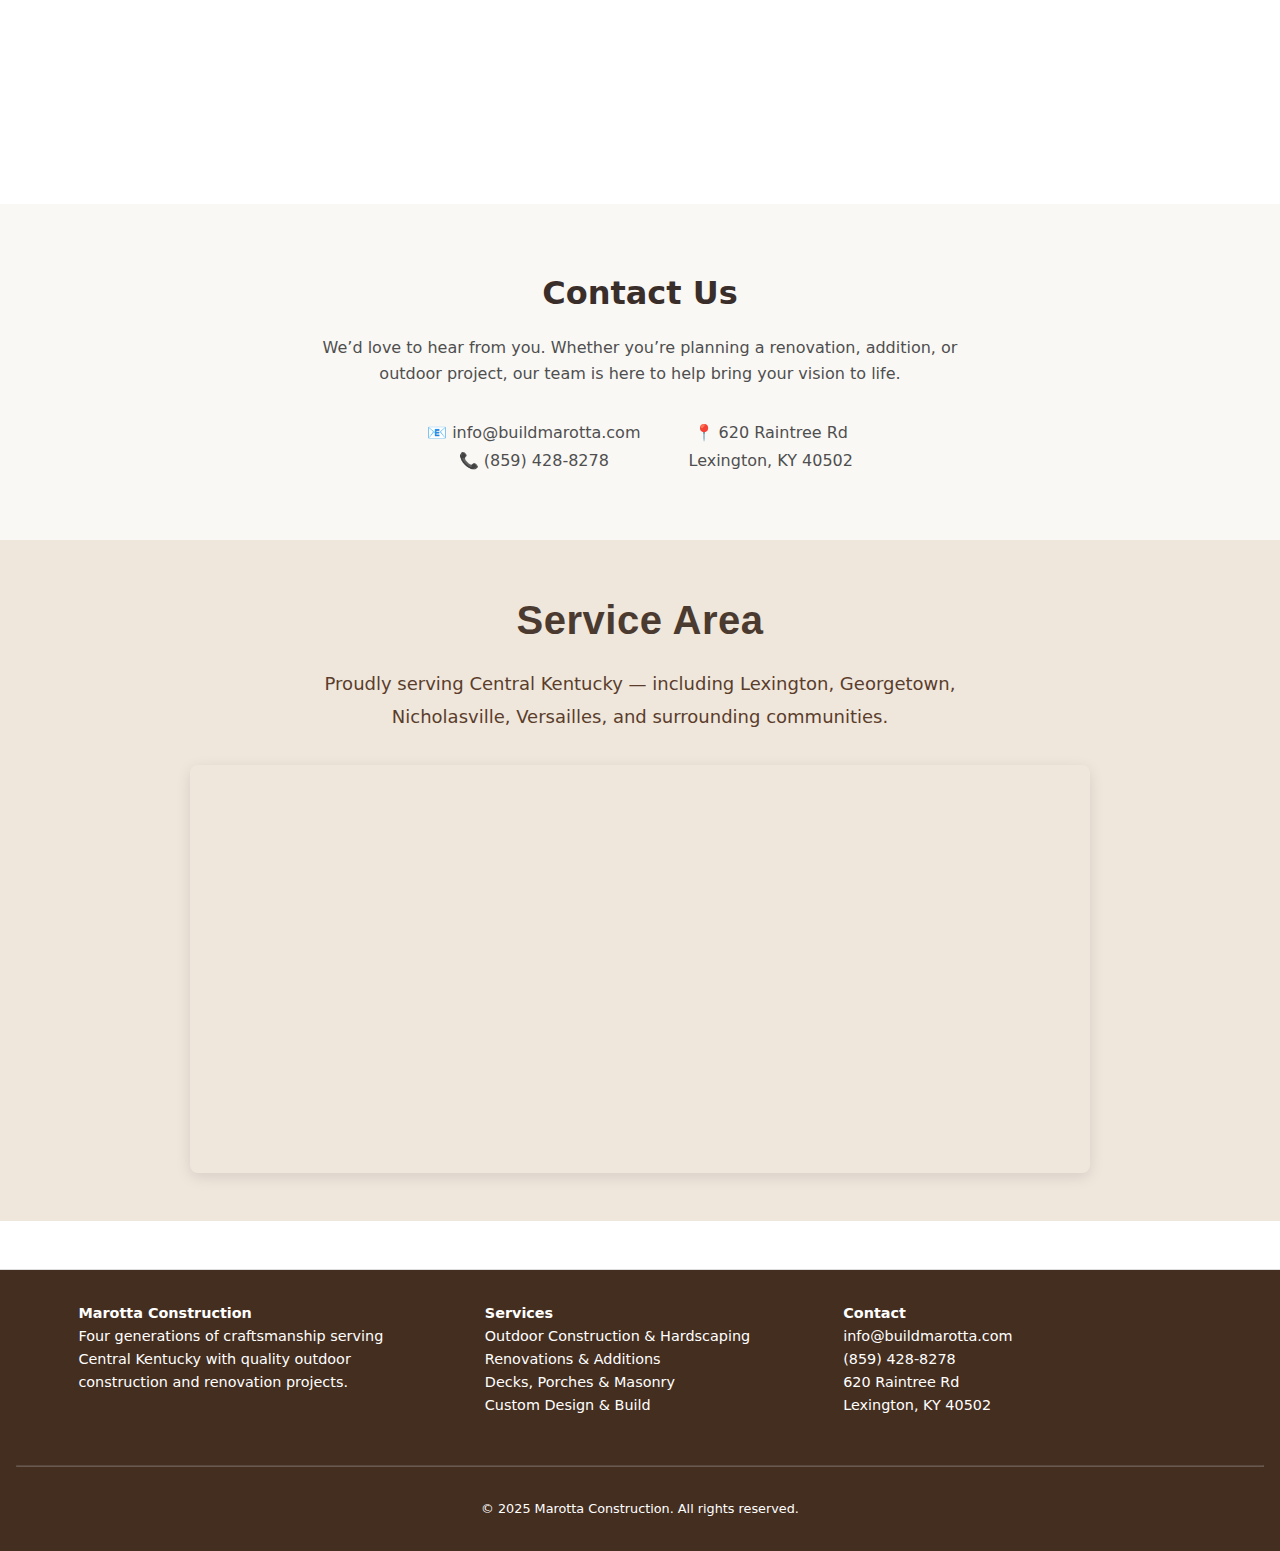
<file: index-testing.html>
<!DOCTYPE html>
<html lang="en">
<head>
  <meta charset="UTF-8" />
  <meta name="viewport" content="width=device-width, initial-scale=1.0" />
  <title>Marotta Construction | Additions & Renovations in Central KY</title>
  <meta name="description" content="Marotta Construction is a trusted Central Kentucky contractor specializing in home additions, renovations & custom builds. We deliver craftsmanship, integrity, and lasting value on every project." />
  <link rel="stylesheet" href="style.css" />
  <!-- AOS CSS -->
  <link href="https://unpkg.com/aos@2.3.4/dist/aos.css" rel="stylesheet">
  <style>

<!-- Social Sharing Preview -->
<meta property="og:title" content="Marotta Construction | Central KY Home Renovations & Additions" />
<meta property="og:description" content="Building homes, not just houses." />
<meta property="og:image" content="https://buildmarotta.com/assets/photos/newhero-bg-2000x900.webp" />
<meta property="og:url" content="https://buildmarotta.com" />
<meta name="twitter:card" content="summary_large_image" />
<meta name="twitter:title" content="Marotta Construction" />
<meta name="twitter:description" content="Building homes, not just houses." />
<meta name="twitter:image" content="https://buildmarotta.com/assets/photos/newhero-bg-2000x900.webp" />

<!-- Favicon -->
<link rel="icon" type="image/png" href="assets/favicon.png" />
<link rel="apple-touch-icon" href="assets/favicon.png" />
<meta name="theme-color" content="#4B2E1E" />

    .site-header {
      transition: all 0.3s ease;
    }
    .site-header.shrink {
      padding: 0.5rem 0;
      background-color: rgba(250, 248, 245, 0.98);
    }
    .site-header .nav a {
      font-size: 0.95rem;
    }
    .nav-container {
      display: flex;
      justify-content: space-between;
      align-items: center;
    }
    .nav-links {
      display: flex;
      gap: 1.5rem;
      align-items: center;
    }
    .nav-links a {
      text-decoration: none;
      color: #4b3a2f;
      font-weight: 500;
    }
    .btn-quote {
      background-color: #4b2e1e;
      color: #fff;
      padding: 0.5rem 1rem;
      border-radius: 4px;
    }
    .btn-quote:hover {
      background-color: #5d3a1a;
    }
    /* Option A: Textured Neutral Background */
    .services {
      background: linear-gradient(180deg, #FAF8F5 0%, #F4EEE6 100%);
      padding: 5rem 0;
    }

    .service-item {
      background: #F8F3EC; /* soft warm neutral background */
      box-shadow: 0 4px 10px rgba(0, 0, 0, 0.05);
      border-radius: 12px;
      padding: 3.5rem 2rem;
      margin-bottom: 3rem;
      border: none;
      /* border-bottom: 1px solid rgba(150, 125, 100, 0.15); */
    }

    .service-item:nth-child(even) {
      background: #F4EDE4; /* slightly deeper tone for alternating sections */
    }

    .service-item:last-child {
      border-bottom: none;
    }

    .service-content {
      display: flex;
      align-items: center;
      justify-content: space-between;
      gap: 1.5rem; /* reduced from 3rem for tighter layout */
    }

    .service-img {
      width: 46%;
      border-radius: 12px;
      box-shadow: 0 6px 20px rgba(0, 0, 0, 0.2);
      transition: transform 0.4s ease, box-shadow 0.4s ease;
    }
    .service-img:hover {
      transform: translateY(-4px);
      box-shadow: 0 10px 25px rgba(0, 0, 0, 0.25);
    }

    .service-text {
      width: 45%;
    }

    .service-text h3 {
      font-size: 1.9rem;
      color: #3A2E2B;
      margin-bottom: 0.75rem;
    }

    .service-text p {
      font-size: 1.1rem;
      color: #4F4F4F;
      line-height: 1.6;
    }

    .service-list {
      list-style: disc inside;
      text-align: left;
      color: #5a5a5a;
      margin-top: 1rem;
      line-height: 1.5;
    }

    /* Responsive adjustments */
  @media (max-width: 768px) {
  .service-item {
    padding: 3rem 1rem;
  }
  .service-content {
    display: flex;
    flex-direction: column;
    align-items: center;
    text-align: center;
  }
  /* Ensure images appear first on mobile */
  .service-content.left-image .service-img,
  .service-content.right-image .service-img {
    order: 1;
    width: 100%;
    margin-bottom: 1.5rem;
  }
  .service-content.left-image .service-text,
  .service-content.right-image .service-text {
    order: 2;
    width: 100%;
  }
}
    .cta-buttons .btn:hover,
    .cta-buttons .btn-secondary:hover {
      background-color: #5d3a1a;
      color: #fff;
      transition: background-color 0.3s ease, color 0.3s ease;
    }
    .quote-bullet-wrapper {
      padding-left: 1rem;
    }
    .quote-bullets {
      list-style-position: outside;
      margin-left: 1.2rem;
      font-size: 0.85rem;
      text-align: left;
    }
    .quote-bullets li {
      margin-bottom: 0.5rem;
      padding-left: 0;
      text-indent: 0;
    }
    .service-copy {
      text-align: center;
    }
    .service-cards {
      display: flex;
      justify-content: center;
      gap: 2rem;
      flex-wrap: wrap;
    }
    .about-title {
      text-align: center;
      font-size: 2rem;
      font-weight: 700;
      margin-bottom: 1rem;
    }

    .about-subtext {
      text-align: center;
      max-width: 800px;
      margin: 0 auto 1.5rem;
      font-size: 1rem;
      color: #444;
    }

    .about-metrics {
      display: flex;
      justify-content: center;
      gap: 3rem;
      margin-top: 2rem;
      text-align: center;
    }

    .about-metrics .metric h3 {
      font-size: 1.5rem;
      font-weight: 700;
      color: #222;
      margin: 0;
    }

    .about-metrics .metric p {
      margin-top: 0.5rem;
      font-size: 0.9rem;
      color: #666;
    }

    /* Remove visible line/border between services and process sections */
    /* .services: section styles replaced above */

    .process {
      border-top: none;
      margin-top: 0;
    }

    .process {
      background-color: #fff;
      padding: 4rem 1rem;
      margin-top: 3rem;
    }

    .timeline {
      display: flex;
      justify-content: space-between;
      flex-wrap: wrap;
      gap: 2rem;
      max-width: 1000px;
      margin: 2rem auto 0;
      position: relative;
    }

    .timeline::before {
      content: none; /* remove horizontal line */
    }

    .timeline-step {
      flex: 1;
      text-align: center;
      position: relative;
      z-index: 1;
      min-width: 150px;
    }

    .timeline-icon {
      font-size: 2rem;
      background-color: #faf8f5;
      border: 2px solid #d6c4b0;
      color: #5d3a1a;
      width: 60px;
      height: 60px;
      line-height: 60px;
      border-radius: 50%;
      margin: 0 auto 1rem;
    }

    .timeline-step h3 {
      font-size: 1.1rem;
      font-weight: 600;
      margin-bottom: 0.5rem;
    }

    .timeline-step p {
      font-size: 0.9rem;
      color: #555;
      max-width: 200px;
      margin: 0 auto;
    }

    @media (max-width: 768px) {
      .timeline {
        flex-direction: column;
        align-items: center;
      }
      .timeline::before {
        width: 4px;
        height: 100%;
        left: 50%;
        top: 0;
      }
      .timeline-step {
        text-align: center;
      }
    }

    .service-area {
  background-color: #faf8f5;
  padding: 3rem 1rem;
  margin-top: 3rem;
}

.map-wrapper {
  margin-top: 2rem;
  max-width: 900px;
  margin-left: auto;
  margin-right: auto;
  box-shadow: 0 4px 15px rgba(0,0,0,0.1);
  border-radius: 8px;
  overflow: hidden;
}

    /* Footer styles */
    .site-footer {
      background-color: #442e20;
      text-align: center;
      padding: 2rem 1rem;
      font-size: 0.9rem;
      color: #fff;
      border-top: 1px solid #ddd;
      margin-top: 3rem;
    }

    .site-footer a {
      color: #fff;
      text-decoration: none;
    }

    .site-footer a:hover {
      text-decoration: underline;
    }

    .service-card img {
      width: 100%;
      height: auto;
      display: block;
      border-top-left-radius: 8px;
      border-top-right-radius: 8px;
      margin-bottom: 1rem;
    }
 .menu-toggle {
  -webkit-appearance: none; /* Remove default iOS button styling */
  appearance: none;
  background: none;
  border: none;
  color: #3A2E2B;
  font-size: 1.8rem;
  cursor: pointer;
}

.menu-toggle:hover,
.menu-toggle:focus {
  color: #C9A97B;
}
    @media (max-width: 768px) {
      .menu-toggle {
        display: block;
      }

      .nav-links {
        display: none;
        flex-direction: column;
        background: #faf8f5;
        position: absolute;
        top: 60px;
        right: 15px;
        padding: 1rem;
        border-radius: 5px;
        box-shadow: 0 2px 10px rgba(0,0,0,0.1);
      }
      .nav-links.active {
        display: flex;
      }
    }
    /* Mobile form centering */
@media (max-width: 768px) {
  .quote-columns {
    flex-direction: column;
    align-items: center;
    text-align: center;
  }

  .quote-form-column,
  .quote-info-column {
    width: 100%;
    max-width: 500px;
    margin: 0 auto 2rem;
  }

  .quote-form {
    width: 90%;
    margin: 0 auto;
  }

  .quote-form input,
  .quote-form textarea,
  .quote-form button {
    width: 100%;
  }
}

    /* Consistent section header styling */
    .section-title {
      text-align: center;
      font-size: 2rem;
      font-weight: 700;
      color: #3A2E2B;
      margin-bottom: 1rem;
      border: none;
    }

    /* Hero section with background image */
    .hero {
      background: url('assets/photos/newhero-bg-2000x900.webp') center/cover no-repeat;
      color: #fff;
      text-align: center;
      padding: 8rem 1rem;
      background-color: #3A2E2B; /* fallback color */
    }

    .hero-content {
      max-width: 800px;
      margin: 0 auto;
    }

    .hero h1 {
      font-size: 3rem;
      font-weight: 700;
      margin-bottom: 1rem;
    }

    .hero .tagline {
      font-size: 1.25rem;
      margin-bottom: 1rem;
    }

    .hero .subtext {
      font-size: 1rem;
      margin-bottom: 2rem;
      color: #f5f2ee;
    }

    @media (max-width: 768px) {
      .hero {
        padding: 5rem 1rem;
        background-position: center top;
      }
      .hero h1 {
        font-size: 2.2rem;
      }
    }

  </style>
</head>
<body>

  <!-- Header -->
  <header class="site-header">
    <div class="container nav-container">
    <div class="container nav-container">
      <div class="logo">
  <img src="assets/logo-nav.png" alt="Marotta Construction logo" class="nav-logo" />
</div>
      <button class="menu-toggle" id="menu-toggle" aria-label="Toggle menu">☰</button>
      <nav class="nav-links" id="nav-links">
        <a href="#services">Services</a>
        <a href="#why-us">Why Choose Us</a>
        <a href="#about">About</a>
        <a href="#contact">Contact</a>
        <a href="#quote" class="btn btn-quote">Get Quote</a>
      </nav>
    </div>
  </header>

  <!-- Hero Section -->
  <section class="hero">
    <div class="container hero-content" data-aos="fade">
      <h1>Marotta Construction</h1>
      <p class="tagline">Quality Outdoor and Renovation Projects in Central Kentucky</p>
      <p class="subtext">From custom patios and decks to garage conversions and exterior upgrades, we bring four generations of expertise to every project.</p>
      <div class="cta-buttons">
        <a href="#quote" class="btn">Request a Quote</a>
        <a href="#services" class="btn btn-secondary">Our Services</a>
      </div>
    </div>
  </section>

  <!-- Services Section -->
  <section class="services" id="services">
    <div class="container">
      <h2 class="section-title">Our Services</h2>
      <p class="section-subtext">We specialize in bringing your outdoor vision to life with quality craftsmanship and attention to detail.</p>
      <div class="service-sections">
        <!-- Outdoor Construction & Hardscaping -->
        <section class="service-item" data-aos="fade-up" data-aos-delay="0">
          <div class="service-content left-image">
            <img src="assets/photos/hardscaping-services-600x300.webp" alt="Outdoor Construction & Hardscaping" class="service-img" />
            <div class="service-text" data-aos="fade-left">
              <h3>Outdoor Construction & Hardscaping</h3>
              <p>Custom patios, pavers, gazebos, and fences that enhance your outdoor living space with durable, beautiful craftsmanship.</p>
              <ul class="service-list">
                <li>Custom Patios & Decking</li>
                <li>Paver Installation</li>
                <li>Gazebos & Pergolas</li>
                <li>Fencing Solutions</li>
              </ul>
            </div>
          </div>
        </section>
        <!-- Renovations & Additions -->
        <section class="service-item" data-aos="fade-up" data-aos-delay="150">
          <div class="service-content right-image">
            <div class="service-text" data-aos="fade-right">
              <h3>Renovations & Additions</h3>
              <p>Transform your existing spaces with garage conversions, three-season rooms, and complete kitchen and bathroom renovations.</p>
              <ul class="service-list">
                <li>Garage Conversions</li>
                <li>Three-Season Rooms</li>
                <li>Kitchen Renovations</li>
                <li>Bathroom Updates</li>
              </ul>
            </div>
            <img src="assets/photos/additions-services-600x300.webp" alt="Renovations and Additions" class="service-img" />
          </div>
        </section>
        <!-- Decks, Porches & Masonry -->
        <section class="service-item" data-aos="fade-up" data-aos-delay="300">
          <div class="service-content left-image">
            <img src="assets/photos/decks-services-600x300.webp" alt="Decks, Porches & Masonry" class="service-img" />
            <div class="service-text" data-aos="fade-left">
              <h3>Decks, Porches & Masonry</h3>
              <p>Custom decks and beautiful stone and brick features that add character and value to your property.</p>
              <ul class="service-list">
                <li>Custom Deck Construction</li>
                <li>Porch Installation</li>
                <li>Stone & Brick Features</li>
                <li>Masonry Work</li>
              </ul>
            </div>
          </div>
        </section>
      </div>
    </div>
  </section>

  <!-- Process Timeline Section -->
  <section class="process" id="process">
    <div class="container">
      <h2 class="section-title">Our Process</h2>
      <p style="text-align:center; max-width:700px; margin: 0 auto 1.5rem;">
        We guide you through every step — from first consultation to long-term satisfaction.
      </p>
      <div class="timeline">
        <div class="timeline-step">
          <div class="timeline-icon">💬</div>
          <h3>Consult</h3>
          <p>We start with a personalized consultation to understand your goals, budget, and vision.</p>
        </div>
        <div class="timeline-step">
          <div class="timeline-icon">🧭</div>
          <h3>Design</h3>
          <p>Our team creates detailed plans and materials selections to match your unique style.</p>
        </div>
        <div class="timeline-step">
          <div class="timeline-icon">🏗️</div>
          <h3>Build</h3>
          <p>We bring your project to life with expert craftsmanship and attention to every detail.</p>
        </div>
        <div class="timeline-step">
          <div class="timeline-icon">🧹</div>
          <h3>Finish</h3>
          <p>Final touches and walkthrough ensure every element meets our quality standards.</p>
        </div>
        <div class="timeline-step">
          <div class="timeline-icon">🛠️</div>
          <h3>Warranty</h3>
          <p>Our commitment continues after completion with warranty and ongoing support.</p>
        </div>
      </div>
    </div>
  </section>

  <!-- Why Choose Us Section -->
  <section class="why-us" id="why-us">
    <div class="container">
      <h2 class="why-title">Why Homebuilders Choose Marotta Construction</h2>
      <p class="why-subtext">Four generations of craftsmanship and a commitment to excellence in every project.</p>
      <div class="why-grid">
  <div class="why-card">
  <div class="why-icon">
    <!-- Icon you provided -->
    <svg xmlns="http://www.w3.org/2000/svg" viewBox="0 0 24 24" fill="currentColor" class="why-icon-svg">
  <path fill-rule="evenodd" d="M8.603 3.799A4.49 4.49 0 0 1 12 2.25c1.357 0 2.573.6 3.397 1.549a4.49 4.49 0 0 1 3.498 1.307 4.491 4.491 0 0 1 1.307 3.497A4.49 4.49 0 0 1 21.75 12a4.49 4.49 0 0 1-1.549 3.397 4.491 4.491 0 0 1-1.307 3.497 4.491 4.491 0 0 1-3.497 1.307A4.49 4.49 0 0 1 12 21.75a4.49 4.49 0 0 1-3.397-1.549 4.49 4.49 0 0 1-3.498-1.306 4.491 4.491 0 0 1-1.307-3.498A4.49 4.49 0 0 1 2.25 12c0-1.357.6-2.573 1.549-3.397a4.49 4.49 0 0 1 1.307-3.497 4.49 4.49 0 0 1 3.497-1.307Zm7.007 6.387a.75.75 0 1 0-1.22-.872l-3.236 4.53L9.53 12.22a.75.75 0 0 0-1.06 1.06l2.25 2.25a.75.75 0 0 0 1.14-.094l3.75-5.25Z" clip-rule="evenodd" />
</svg>
  </div>
  <h3>Generations of Expertise</h3>
  <p>Four generations of construction knowledge and craftsmanship passed down through our family.</p>
</div>
  <div class="why-card">
    <div class="why-icon">
      <svg xmlns="http://www.w3.org/2000/svg" viewBox="0 0 24 24" fill="currentColor" class="why-icon-svg">
        <path fill-rule="evenodd" d="M12 6.75a5.25 5.25 0 0 1 6.775-5.025.75.75 0 0 1 .313 1.248l-3.32 3.319c.063.475.276.934.641 1.299.365.365.824.578 1.3.64l3.318-3.319a.75.75 0 0 1 1.248.313 5.25 5.25 0 0 1-5.472 6.756c-1.018-.086-1.87.1-2.309.634L7.344 21.3A3.298 3.298 0 1 1 2.7 16.657l8.684-7.151c.533-.44.72-1.291.634-2.309A5.342 5.342 0 0 1 12 6.75ZM4.117 19.125a.75.75 0 0 1 .75-.75h.008a.75.75 0 0 1 .75.75v.008a.75.75 0 0 1-.75.75h-.008a.75.75 0 0 1-.75-.75v-.008Z" clip-rule="evenodd" />
        <path d="m10.076 8.64-2.201-2.2V4.874a.75.75 0 0 0-.364-.643l-3.75-2.25a.75.75 0 0 0-.916.113l-.75.75a.75.75 0 0 0-.113.916l2.25 3.75a.75.75 0 0 0 .643.364h1.564l2.062 2.062 1.575-1.297Z" />
        <path fill-rule="evenodd" d="m12.556 17.329 4.183 4.182a3.375 3.375 0 0 0 4.773-4.773l-3.306-3.305a6.803 6.803 0 0 1-1.53.043c-.394-.034-.682-.006-.867.042a.589.589 0 0 0-.167.063l-3.086 3.748Zm3.414-1.36a.75.75 0 0 1 1.06 0l1.875 1.876a.75.75 0 1 1-1.06 1.06L15.97 17.03a.75.75 0 0 1 0-1.06Z" clip-rule="evenodd" />
      </svg>
    </div>
    <h3>Custom Quality Work</h3>
    <p>Every project is tailored to your specific needs with attention to detail and quality materials.</p>
  </div>
  <div class="why-card">
    <div class="why-icon">
      <svg xmlns="http://www.w3.org/2000/svg" viewBox="0 0 24 24" fill="currentColor" class="why-icon-svg">
        <path d="M10.464 8.746c.227-.18.497-.311.786-.394v2.795a2.252 2.252 0 0 1-.786-.393c-.394-.313-.546-.681-.546-1.004 0-.323.152-.691.546-1.004ZM12.75 15.662v-2.824c.347.085.664.228.921.421.427.32.579.686.579.991 0 .305-.152.671-.579.991a2.534 2.534 0 0 1-.921.42Z" />
        <path fill-rule="evenodd" d="M12 2.25c-5.385 0-9.75 4.365-9.75 9.75s4.365 9.75 9.75 9.75 9.75-4.365 9.75-9.75S17.385 2.25 12 2.25ZM12.75 6a.75.75 0 0 0-1.5 0v.816a3.836 3.836 0 0 0-1.72.756c-.712.566-1.112 1.35-1.112 2.178 0 .829.4 1.612 1.113 2.178.502.4 1.102.647 1.719.756v2.978a2.536 2.536 0 0 1-.921-.421l-.879-.66a.75.75 0 0 0-.9 1.2l.879.66c.533.4 1.169.645 1.821.75V18a.75.75 0 0 0 1.5 0v-.81a4.124 4.124 0 0 0 1.821-.749c.745-.559 1.179-1.344 1.179-2.191 0-.847-.434-1.632-1.179-2.191a4.122 4.122 0 0 0-1.821-.75V8.354c.29.082.559.213.786.393l.415.33a.75.75 0 0 0 .933-1.175l-.415-.33a3.836 3.836 0 0 0-1.719-.755V6Z" clip-rule="evenodd" />
      </svg>
    </div>
    <h3>Cost-Efficient Approach</h3>
    <p>Fair pricing with transparent estimates and no hidden costs for maximum value.</p>
  </div>
  <div class="why-card">
    <div class="why-icon">
      <svg xmlns="http://www.w3.org/2000/svg" viewBox="0 0 24 24" fill="currentColor" class="why-icon-svg">
        <path fill-rule="evenodd" d="M9 1.5H5.625c-1.036 0-1.875.84-1.875 1.875v17.25c0 1.035.84 1.875 1.875 1.875h12.75c1.035 0 1.875-.84 1.875-1.875V12.75A3.75 3.75 0 0 0 16.5 9h-1.875a1.875 1.875 0 0 1-1.875-1.875V5.25A3.75 3.75 0 0 0 9 1.5Zm6.61 10.936a.75.75 0 1 0-1.22-.872l-3.236 4.53L9.53 14.47a.75.75 0 0 0-1.06 1.06l2.25 2.25a.75.75 0 0 0 1.14-.094l3.75-5.25Z" clip-rule="evenodd" />
        <path d="M12.971 1.816A5.23 5.23 0 0 1 14.25 5.25v1.875c0 .207.168.375.375.375H16.5a5.23 5.23 0 0 1 3.434 1.279 9.768 9.768 0 0 0-6.963-6.963Z" />
      </svg>
    </div>
    <h3>Hands-On Project Management</h3>
    <p>Direct communication and personal involvement in every stage of your project.</p>
  </div>
</div>
    </div>
  </section>

  <!-- About Section -->
  <section class="about" id="about">
    <div class="container">
      <h2 class="about-title">About Marotta Construction</h2>
      <p class="about-subtext">Marotta Construction is a family-owned business rooted in four generations of craftsmanship and dedication to quality. What started as a small operation has grown into Central Kentucky's trusted partner for outdoor construction and home renovations.</p>
      <p class="about-subtext">We believe that every project deserves personal attention and skilled craftsmanship. From the initial consultation to the final walkthrough, we're committed to exceeding your expectations and building lasting relationships with our clients. Our hands-on approach ensures that your vision becomes reality, backed by generations of expertise and a genuine passion for quality construction.</p>
      <div class="about-metrics">
        <div class="metric">
  <div class="counter" data-target="4">0</div>
  <p>Generations of Experience</p>
</div>
<div class="metric">
  <div class="counter" data-target="100" data-plus="true">0</div>
  <p>Projects Completed</p>
</div>
<div class="metric">
  <div class="counter" data-target="25" data-plus="true">0</div>
  <p>Years Serving Kentucky</p>
</div>
      </div>
    </div>
  </section>

  <!-- Get Your Free Quote Section -->
  <section class="quote" id="quote" data-aos="fade-up">
    <div class="container">
      <h2 class="section-title" data-aos="fade-up" data-aos-delay="100">Get Your Free Quote</h2>
      <p data-aos="fade-up" data-aos-delay="200">Tell us about your project and we’ll get back to you with a custom estimate.</p>
      <div class="quote-columns">
        <!-- Left Column: Form -->
        <div class="quote-form-column" data-aos="fade-right" data-aos-delay="300">
          <form class="quote-form" action="https://formspree.io/f/mjkaewrk" method="POST">
            <input type="hidden" name="_captcha" value="false">
            <div class="form-group">
              <label for="name">Name</label>
              <input type="text" id="name" name="name" required />
            </div>
            <div class="form-group">
              <label for="phone">Phone</label>
              <input type="tel" id="phone" name="phone" />
            </div>
            <div class="form-group">
              <label for="email">Email</label>
              <input type="email" id="email" name="email" required />
            </div>
            <div class="form-group">
              <label for="message">Describe Your Project</label>
              <textarea id="message" name="message" rows="4"></textarea>
            </div>
            <p id="form-status" style="margin-top: 1rem; font-size: 0.9rem;"></p>
            <button type="submit" class="btn" data-aos="zoom-in" data-aos-delay="600">Send Request</button>
          </form>
        </div>
        <!-- Right Column: Contact Info -->
        <div class="quote-info-column" data-aos="fade-left" data-aos-delay="400">
          <h3>What to Expect</h3>
          <div class="quote-bullet-wrapper">
            <ul class="quote-bullets">
              <li>We'll respond to your request within 24 hours</li>
              <li>Free on-site consultation and project assessment</li>
              <li>Detailed written estimate with transparent pricing</li>
              <li>Personal project management from start to finish</li>
            </ul>
          </div>
        </div>
      </div>
    </div>
  </section>
<script>
  function animateCounter(counter) {
    const target = +counter.getAttribute('data-target');
    const increment = target / 100;
    let count = 0;

    function updateCounter() {
      if (count < target) {
        count += increment;
        counter.innerText = Math.ceil(count);
        requestAnimationFrame(updateCounter);
      } else {
        const showPlus = counter.hasAttribute('data-plus');
        counter.innerText = target + (showPlus ? '+' : '');
      }
    }

    updateCounter();
  }

  const counters = document.querySelectorAll('.counter');
  let started = false;

  function handleScroll() {
    const section = document.querySelector('.about');
    const rect = section.getBoundingClientRect();

    if (!started && rect.top < window.innerHeight && rect.bottom >= 0) {
      counters.forEach(counter => animateCounter(counter));
      started = true;
    }
  }

  window.addEventListener('scroll', handleScroll);
</script>
<script>
    const form = document.querySelector(".quote-form");
    const status = document.getElementById("form-status");

    form.addEventListener("submit", async function (e) {
      e.preventDefault();
      const data = new FormData(form);
      const response = await fetch(form.action, {
        method: form.method,
        body: data,
        headers: { 'Accept': 'application/json' }
      });

      if (response.ok) {
        status.textContent = "Thank you! Your request has been submitted.";
        form.reset();
      } else {
        status.textContent = "Oops! Something went wrong. Please try again.";
      }
    });
  </script>
<script>
  window.addEventListener('scroll', function() {
    const header = document.querySelector('.site-header');
    if (window.scrollY > 50) {
      header.classList.add('scrolled', 'shrink');
    } else {
      header.classList.remove('scrolled', 'shrink');
    }
  });
</script>
  <script>
    const toggle = document.getElementById('menu-toggle');
    const nav = document.getElementById('nav-links');
    toggle.addEventListener('click', () => {
      nav.classList.toggle('active');
    });

    // Close menu on link click (mobile)
    const navLinks = document.querySelectorAll('#nav-links a');
    navLinks.forEach(link => {
      link.addEventListener('click', () => {
        nav.classList.remove('active');
      });
    });
  </script>

  <!-- AOS JS -->
<script src="https://unpkg.com/aos@2.3.4/dist/aos.js"></script>
<script>
  AOS.init({
    duration: 800,   // animation duration in ms
    easing: 'ease-out-cubic',
    once: true,      // animate only once per element
  });
</script>
</body>

  <!-- Contact Section -->
  <section class="contact" id="contact" style="background-color:#FAF8F5; padding:4rem 1rem;">
    <div class="container" style="max-width:1000px; margin:0 auto; text-align:center;">
      <h2 class="section-title">Contact Us</h2>
      <p style="max-width:650px; margin:0 auto 2rem; font-size:1rem;">
        We’d love to hear from you. Whether you’re planning a renovation, addition, or outdoor project, our team is here to help bring your vision to life.
      </p>

      <div style="display:flex; flex-wrap:wrap; justify-content:center; gap:3rem; font-size:1rem; line-height:1.8;">
        <div>
          <p>📧 <a href="mailto:info@buildmarotta.com">info@buildmarotta.com</a></p>
          <p>📞 <a href="tel:8594288278">(859) 428-8278</a></p>
        </div>
        <div>
          <p>📍 620 Raintree Rd</p>
          <p>Lexington, KY 40502</p>
        </div>
      </div>
    </div>
  </section>

  <!-- Service Area Section -->
  <section class="service-area" id="service-area">
    <div class="container">
      <h2 class="section-title">Service Area</h2>
      <p style="text-align:center; max-width:700px; margin: 0 auto 1rem;">
        Proudly serving Central Kentucky — including Lexington, Georgetown, Nicholasville, Versailles, and surrounding communities.
      </p>
      <div class="map-wrapper">
        <iframe
          src="https://www.google.com/maps/embed?pb=!1m18!1m12!1m3!1d212878.8245687418!2d-84.71535100968236!3d38.02654796209109!2m3!1f0!2f0!3f0!3m2!1i1024!2i768!4f13.1!3m3!1m2!1s0x884244df5b37eaa3%3A0x8f7d2bdf0a7f282!2sLexington%2C%20KY!5e0!3m2!1sen!2sus!4v1695592812141!5m2!1sen!2sus"
          width="100%"
          height="400"
          style="border:0; border-radius: 8px;"
          allowfullscreen=""
          loading="lazy"
          referrerpolicy="no-referrer-when-downgrade">
        </iframe>
      </div>
    </div>
  </section>

  <!-- Footer -->
  <footer class="site-footer">
    <div class="container" style="display: flex; flex-wrap: wrap; justify-content: space-between; text-align: left;">
      <div style="flex: 1; min-width: 250px; margin-bottom: 1rem; padding-right: 3rem;">
        <h4 style="color: white;">Marotta Construction</h4>
        <p>Four generations of craftsmanship serving Central Kentucky with quality outdoor construction and renovation projects.</p>
      </div>
      <div style="flex: 1; min-width: 200px; margin-bottom: 1rem;">
        <h4 style="color: white;">Services</h4>
        <ul style="list-style: none; padding: 0; color: white;">
          <li>Outdoor Construction &amp; Hardscaping</li>
          <li>Renovations &amp; Additions</li>
          <li>Decks, Porches &amp; Masonry</li>
          <li>Custom Design &amp; Build</li>
        </ul>
      </div>
      <div style="flex: 1; min-width: 200px; margin-bottom: 1rem;">
        <h4 style="color: white;">Contact</h4>
        <p><a href="mailto:info@buildmarotta.com">info@buildmarotta.com</a></p>
        <p><a href="tel:8594288278" style="color: white;">(859) 428-8278</a></p>
        <p>620 Raintree Rd<br>Lexington, KY 40502</p>
      </div>
    </div>
    <hr style="border-color: rgba(255, 255, 255, 0.2); margin: 2rem 0;" />
    <p style="color: white; font-size: 0.8rem;">&copy; 2025 Marotta Construction. All rights reserved.</p>
  </footer>
</html>
</file>
<file: docs/assets/index-CS6vFdHK.css>
*,:before,:after{--tw-border-spacing-x: 0;--tw-border-spacing-y: 0;--tw-translate-x: 0;--tw-translate-y: 0;--tw-rotate: 0;--tw-skew-x: 0;--tw-skew-y: 0;--tw-scale-x: 1;--tw-scale-y: 1;--tw-pan-x: ;--tw-pan-y: ;--tw-pinch-zoom: ;--tw-scroll-snap-strictness: proximity;--tw-gradient-from-position: ;--tw-gradient-via-position: ;--tw-gradient-to-position: ;--tw-ordinal: ;--tw-slashed-zero: ;--tw-numeric-figure: ;--tw-numeric-spacing: ;--tw-numeric-fraction: ;--tw-ring-inset: ;--tw-ring-offset-width: 0px;--tw-ring-offset-color: #fff;--tw-ring-color: rgb(59 130 246 / .5);--tw-ring-offset-shadow: 0 0 #0000;--tw-ring-shadow: 0 0 #0000;--tw-shadow: 0 0 #0000;--tw-shadow-colored: 0 0 #0000;--tw-blur: ;--tw-brightness: ;--tw-contrast: ;--tw-grayscale: ;--tw-hue-rotate: ;--tw-invert: ;--tw-saturate: ;--tw-sepia: ;--tw-drop-shadow: ;--tw-backdrop-blur: ;--tw-backdrop-brightness: ;--tw-backdrop-contrast: ;--tw-backdrop-grayscale: ;--tw-backdrop-hue-rotate: ;--tw-backdrop-invert: ;--tw-backdrop-opacity: ;--tw-backdrop-saturate: ;--tw-backdrop-sepia: ;--tw-contain-size: ;--tw-contain-layout: ;--tw-contain-paint: ;--tw-contain-style: }::backdrop{--tw-border-spacing-x: 0;--tw-border-spacing-y: 0;--tw-translate-x: 0;--tw-translate-y: 0;--tw-rotate: 0;--tw-skew-x: 0;--tw-skew-y: 0;--tw-scale-x: 1;--tw-scale-y: 1;--tw-pan-x: ;--tw-pan-y: ;--tw-pinch-zoom: ;--tw-scroll-snap-strictness: proximity;--tw-gradient-from-position: ;--tw-gradient-via-position: ;--tw-gradient-to-position: ;--tw-ordinal: ;--tw-slashed-zero: ;--tw-numeric-figure: ;--tw-numeric-spacing: ;--tw-numeric-fraction: ;--tw-ring-inset: ;--tw-ring-offset-width: 0px;--tw-ring-offset-color: #fff;--tw-ring-color: rgb(59 130 246 / .5);--tw-ring-offset-shadow: 0 0 #0000;--tw-ring-shadow: 0 0 #0000;--tw-shadow: 0 0 #0000;--tw-shadow-colored: 0 0 #0000;--tw-blur: ;--tw-brightness: ;--tw-contrast: ;--tw-grayscale: ;--tw-hue-rotate: ;--tw-invert: ;--tw-saturate: ;--tw-sepia: ;--tw-drop-shadow: ;--tw-backdrop-blur: ;--tw-backdrop-brightness: ;--tw-backdrop-contrast: ;--tw-backdrop-grayscale: ;--tw-backdrop-hue-rotate: ;--tw-backdrop-invert: ;--tw-backdrop-opacity: ;--tw-backdrop-saturate: ;--tw-backdrop-sepia: ;--tw-contain-size: ;--tw-contain-layout: ;--tw-contain-paint: ;--tw-contain-style: }*,:before,:after{box-sizing:border-box;border-width:0;border-style:solid;border-color:#e5e7eb}:before,:after{--tw-content: ""}html,:host{line-height:1.5;-webkit-text-size-adjust:100%;-moz-tab-size:4;-o-tab-size:4;tab-size:4;font-family:ui-sans-serif,system-ui,sans-serif,"Apple Color Emoji","Segoe UI Emoji",Segoe UI Symbol,"Noto Color Emoji";font-feature-settings:normal;font-variation-settings:normal;-webkit-tap-highlight-color:transparent}body{margin:0;line-height:inherit}hr{height:0;color:inherit;border-top-width:1px}abbr:where([title]){-webkit-text-decoration:underline dotted;text-decoration:underline dotted}h1,h2,h3,h4,h5,h6{font-size:inherit;font-weight:inherit}a{color:inherit;text-decoration:inherit}b,strong{font-weight:bolder}code,kbd,samp,pre{font-family:ui-monospace,SFMono-Regular,Menlo,Monaco,Consolas,Liberation Mono,Courier New,monospace;font-feature-settings:normal;font-variation-settings:normal;font-size:1em}small{font-size:80%}sub,sup{font-size:75%;line-height:0;position:relative;vertical-align:baseline}sub{bottom:-.25em}sup{top:-.5em}table{text-indent:0;border-color:inherit;border-collapse:collapse}button,input,optgroup,select,textarea{font-family:inherit;font-feature-settings:inherit;font-variation-settings:inherit;font-size:100%;font-weight:inherit;line-height:inherit;letter-spacing:inherit;color:inherit;margin:0;padding:0}button,select{text-transform:none}button,input:where([type=button]),input:where([type=reset]),input:where([type=submit]){-webkit-appearance:button;background-color:transparent;background-image:none}:-moz-focusring{outline:auto}:-moz-ui-invalid{box-shadow:none}progress{vertical-align:baseline}::-webkit-inner-spin-button,::-webkit-outer-spin-button{height:auto}[type=search]{-webkit-appearance:textfield;outline-offset:-2px}::-webkit-search-decoration{-webkit-appearance:none}::-webkit-file-upload-button{-webkit-appearance:button;font:inherit}summary{display:list-item}blockquote,dl,dd,h1,h2,h3,h4,h5,h6,hr,figure,p,pre{margin:0}fieldset{margin:0;padding:0}legend{padding:0}ol,ul,menu{list-style:none;margin:0;padding:0}dialog{padding:0}textarea{resize:vertical}input::-moz-placeholder,textarea::-moz-placeholder{opacity:1;color:#9ca3af}input::placeholder,textarea::placeholder{opacity:1;color:#9ca3af}button,[role=button]{cursor:pointer}:disabled{cursor:default}img,svg,video,canvas,audio,iframe,embed,object{display:block;vertical-align:middle}img,video{max-width:100%;height:auto}[hidden]:where(:not([hidden=until-found])){display:none}:root{--background: 30 15% 98%;--foreground: 25 20% 15%;--card: 0 0% 100%;--card-foreground: 25 20% 15%;--popover: 0 0% 100%;--popover-foreground: 25 20% 15%;--primary: 25 35% 25%;--primary-foreground: 30 15% 98%;--secondary: 35 25% 85%;--secondary-foreground: 25 35% 25%;--muted: 35 15% 92%;--muted-foreground: 25 15% 45%;--accent: 20 40% 65%;--accent-foreground: 30 15% 98%;--destructive: 0 84.2% 60.2%;--destructive-foreground: 210 40% 98%;--border: 35 20% 88%;--input: 35 20% 88%;--ring: 25 35% 25%;--hero-gradient: linear-gradient(135deg, hsl(25 35% 25%) 0%, hsl(20 30% 35%) 100%);--warm-accent: 25 45% 60%;--earth-tone: 30 25% 70%;--stone-gray: 210 10% 55%;--soft-white: 30 15% 98%;--section-bg: 35 20% 96%;--radius: .5rem;--sidebar-background: 0 0% 98%;--sidebar-foreground: 240 5.3% 26.1%;--sidebar-primary: 240 5.9% 10%;--sidebar-primary-foreground: 0 0% 98%;--sidebar-accent: 240 4.8% 95.9%;--sidebar-accent-foreground: 240 5.9% 10%;--sidebar-border: 220 13% 91%;--sidebar-ring: 217.2 91.2% 59.8%}.dark{--background: 222.2 84% 4.9%;--foreground: 210 40% 98%;--card: 222.2 84% 4.9%;--card-foreground: 210 40% 98%;--popover: 222.2 84% 4.9%;--popover-foreground: 210 40% 98%;--primary: 210 40% 98%;--primary-foreground: 222.2 47.4% 11.2%;--secondary: 217.2 32.6% 17.5%;--secondary-foreground: 210 40% 98%;--muted: 217.2 32.6% 17.5%;--muted-foreground: 215 20.2% 65.1%;--accent: 217.2 32.6% 17.5%;--accent-foreground: 210 40% 98%;--destructive: 0 62.8% 30.6%;--destructive-foreground: 210 40% 98%;--border: 217.2 32.6% 17.5%;--input: 217.2 32.6% 17.5%;--ring: 212.7 26.8% 83.9%;--sidebar-background: 240 5.9% 10%;--sidebar-foreground: 240 4.8% 95.9%;--sidebar-primary: 224.3 76.3% 48%;--sidebar-primary-foreground: 0 0% 100%;--sidebar-accent: 240 3.7% 15.9%;--sidebar-accent-foreground: 240 4.8% 95.9%;--sidebar-border: 240 3.7% 15.9%;--sidebar-ring: 217.2 91.2% 59.8%}*{border-color:hsl(var(--border))}body{background-color:hsl(var(--background));color:hsl(var(--foreground))}.container{width:100%;margin-right:auto;margin-left:auto;padding-right:2rem;padding-left:2rem}@media (min-width: 1400px){.container{max-width:1400px}}.sr-only{position:absolute;width:1px;height:1px;padding:0;margin:-1px;overflow:hidden;clip:rect(0,0,0,0);white-space:nowrap;border-width:0}.pointer-events-none{pointer-events:none}.pointer-events-auto{pointer-events:auto}.visible{visibility:visible}.invisible{visibility:hidden}.fixed{position:fixed}.absolute{position:absolute}.relative{position:relative}.inset-0{top:0;right:0;bottom:0;left:0}.inset-x-0{left:0;right:0}.inset-y-0{top:0;bottom:0}.-bottom-12{bottom:-3rem}.-left-12{left:-3rem}.-right-12{right:-3rem}.-top-12{top:-3rem}.bottom-0{bottom:0}.left-0{left:0}.left-1{left:.25rem}.left-1\/2{left:50%}.left-2{left:.5rem}.left-\[50\%\]{left:50%}.right-0{right:0}.right-1{right:.25rem}.right-2{right:.5rem}.right-3{right:.75rem}.right-4{right:1rem}.top-0{top:0}.top-1\.5{top:.375rem}.top-1\/2{top:50%}.top-2{top:.5rem}.top-3\.5{top:.875rem}.top-4{top:1rem}.top-\[1px\]{top:1px}.top-\[50\%\]{top:50%}.top-\[60\%\]{top:60%}.top-full{top:100%}.z-10{z-index:10}.z-20{z-index:20}.z-50{z-index:50}.z-\[100\]{z-index:100}.z-\[1\]{z-index:1}.-mx-1{margin-left:-.25rem;margin-right:-.25rem}.mx-2{margin-left:.5rem;margin-right:.5rem}.mx-3\.5{margin-left:.875rem;margin-right:.875rem}.mx-auto{margin-left:auto;margin-right:auto}.my-0\.5{margin-top:.125rem;margin-bottom:.125rem}.my-1{margin-top:.25rem;margin-bottom:.25rem}.-ml-4{margin-left:-1rem}.-mt-4{margin-top:-1rem}.mb-1{margin-bottom:.25rem}.mb-16{margin-bottom:4rem}.mb-2{margin-bottom:.5rem}.mb-3{margin-bottom:.75rem}.mb-4{margin-bottom:1rem}.mb-6{margin-bottom:1.5rem}.mb-8{margin-bottom:2rem}.ml-1{margin-left:.25rem}.ml-auto{margin-left:auto}.mr-2{margin-right:.5rem}.mt-1\.5{margin-top:.375rem}.mt-12{margin-top:3rem}.mt-2{margin-top:.5rem}.mt-24{margin-top:6rem}.mt-4{margin-top:1rem}.mt-8{margin-top:2rem}.mt-auto{margin-top:auto}.block{display:block}.flex{display:flex}.inline-flex{display:inline-flex}.table{display:table}.grid{display:grid}.hidden{display:none}.aspect-square{aspect-ratio:1 / 1}.aspect-video{aspect-ratio:16 / 9}.size-4{width:1rem;height:1rem}.h-0\.5{height:.125rem}.h-1\.5{height:.375rem}.h-10{height:2.5rem}.h-11{height:2.75rem}.h-12{height:3rem}.h-16{height:4rem}.h-2{height:.5rem}.h-2\.5{height:.625rem}.h-20{height:5rem}.h-3{height:.75rem}.h-3\.5{height:.875rem}.h-4{height:1rem}.h-5{height:1.25rem}.h-6{height:1.5rem}.h-7{height:1.75rem}.h-8{height:2rem}.h-9{height:2.25rem}.h-\[1px\]{height:1px}.h-\[var\(--radix-navigation-menu-viewport-height\)\]{height:var(--radix-navigation-menu-viewport-height)}.h-\[var\(--radix-select-trigger-height\)\]{height:var(--radix-select-trigger-height)}.h-auto{height:auto}.h-full{height:100%}.h-px{height:1px}.h-screen{height:100vh}.h-svh{height:100svh}.max-h-96{max-height:24rem}.max-h-\[300px\]{max-height:300px}.max-h-screen{max-height:100vh}.min-h-0{min-height:0px}.min-h-\[120px\]{min-height:120px}.min-h-\[80px\]{min-height:80px}.min-h-screen{min-height:100vh}.min-h-svh{min-height:100svh}.w-0{width:0px}.w-1{width:.25rem}.w-10{width:2.5rem}.w-11{width:2.75rem}.w-16{width:4rem}.w-2{width:.5rem}.w-2\.5{width:.625rem}.w-20{width:5rem}.w-3{width:.75rem}.w-3\.5{width:.875rem}.w-3\/4{width:75%}.w-4{width:1rem}.w-5{width:1.25rem}.w-6{width:1.5rem}.w-64{width:16rem}.w-7{width:1.75rem}.w-72{width:18rem}.w-8{width:2rem}.w-9{width:2.25rem}.w-\[--sidebar-width\]{width:var(--sidebar-width)}.w-\[100px\]{width:100px}.w-\[1px\]{width:1px}.w-auto{width:auto}.w-full{width:100%}.w-max{width:-moz-max-content;width:max-content}.w-px{width:1px}.min-w-0{min-width:0px}.min-w-5{min-width:1.25rem}.min-w-\[12rem\]{min-width:12rem}.min-w-\[8rem\]{min-width:8rem}.min-w-\[var\(--radix-select-trigger-width\)\]{min-width:var(--radix-select-trigger-width)}.max-w-3xl{max-width:48rem}.max-w-4xl{max-width:56rem}.max-w-\[--skeleton-width\]{max-width:var(--skeleton-width)}.max-w-lg{max-width:32rem}.max-w-max{max-width:-moz-max-content;max-width:max-content}.flex-1{flex:1 1 0%}.shrink-0{flex-shrink:0}.grow{flex-grow:1}.grow-0{flex-grow:0}.basis-full{flex-basis:100%}.caption-bottom{caption-side:bottom}.border-collapse{border-collapse:collapse}.-translate-x-1\/2{--tw-translate-x: -50%;transform:translate(var(--tw-translate-x),var(--tw-translate-y)) rotate(var(--tw-rotate)) skew(var(--tw-skew-x)) skewY(var(--tw-skew-y)) scaleX(var(--tw-scale-x)) scaleY(var(--tw-scale-y))}.-translate-x-px{--tw-translate-x: -1px;transform:translate(var(--tw-translate-x),var(--tw-translate-y)) rotate(var(--tw-rotate)) skew(var(--tw-skew-x)) skewY(var(--tw-skew-y)) scaleX(var(--tw-scale-x)) scaleY(var(--tw-scale-y))}.-translate-y-1\/2{--tw-translate-y: -50%;transform:translate(var(--tw-translate-x),var(--tw-translate-y)) rotate(var(--tw-rotate)) skew(var(--tw-skew-x)) skewY(var(--tw-skew-y)) scaleX(var(--tw-scale-x)) scaleY(var(--tw-scale-y))}.translate-x-\[-50\%\]{--tw-translate-x: -50%;transform:translate(var(--tw-translate-x),var(--tw-translate-y)) rotate(var(--tw-rotate)) skew(var(--tw-skew-x)) skewY(var(--tw-skew-y)) scaleX(var(--tw-scale-x)) scaleY(var(--tw-scale-y))}.translate-x-px{--tw-translate-x: 1px;transform:translate(var(--tw-translate-x),var(--tw-translate-y)) rotate(var(--tw-rotate)) skew(var(--tw-skew-x)) skewY(var(--tw-skew-y)) scaleX(var(--tw-scale-x)) scaleY(var(--tw-scale-y))}.translate-y-\[-50\%\]{--tw-translate-y: -50%;transform:translate(var(--tw-translate-x),var(--tw-translate-y)) rotate(var(--tw-rotate)) skew(var(--tw-skew-x)) skewY(var(--tw-skew-y)) scaleX(var(--tw-scale-x)) scaleY(var(--tw-scale-y))}.rotate-45{--tw-rotate: 45deg;transform:translate(var(--tw-translate-x),var(--tw-translate-y)) rotate(var(--tw-rotate)) skew(var(--tw-skew-x)) skewY(var(--tw-skew-y)) scaleX(var(--tw-scale-x)) scaleY(var(--tw-scale-y))}.rotate-90{--tw-rotate: 90deg;transform:translate(var(--tw-translate-x),var(--tw-translate-y)) rotate(var(--tw-rotate)) skew(var(--tw-skew-x)) skewY(var(--tw-skew-y)) scaleX(var(--tw-scale-x)) scaleY(var(--tw-scale-y))}.transform{transform:translate(var(--tw-translate-x),var(--tw-translate-y)) rotate(var(--tw-rotate)) skew(var(--tw-skew-x)) skewY(var(--tw-skew-y)) scaleX(var(--tw-scale-x)) scaleY(var(--tw-scale-y))}@keyframes pulse{50%{opacity:.5}}.animate-pulse{animation:pulse 2s cubic-bezier(.4,0,.6,1) infinite}.cursor-default{cursor:default}.cursor-pointer{cursor:pointer}.touch-none{touch-action:none}.select-none{-webkit-user-select:none;-moz-user-select:none;user-select:none}.list-none{list-style-type:none}.flex-row{flex-direction:row}.flex-col{flex-direction:column}.flex-col-reverse{flex-direction:column-reverse}.flex-wrap{flex-wrap:wrap}.items-start{align-items:flex-start}.items-end{align-items:flex-end}.items-center{align-items:center}.items-stretch{align-items:stretch}.justify-center{justify-content:center}.justify-between{justify-content:space-between}.gap-1{gap:.25rem}.gap-1\.5{gap:.375rem}.gap-12{gap:3rem}.gap-2{gap:.5rem}.gap-4{gap:1rem}.gap-8{gap:2rem}.space-x-1>:not([hidden])~:not([hidden]){--tw-space-x-reverse: 0;margin-right:calc(.25rem * var(--tw-space-x-reverse));margin-left:calc(.25rem * calc(1 - var(--tw-space-x-reverse)))}.space-x-3>:not([hidden])~:not([hidden]){--tw-space-x-reverse: 0;margin-right:calc(.75rem * var(--tw-space-x-reverse));margin-left:calc(.75rem * calc(1 - var(--tw-space-x-reverse)))}.space-x-4>:not([hidden])~:not([hidden]){--tw-space-x-reverse: 0;margin-right:calc(1rem * var(--tw-space-x-reverse));margin-left:calc(1rem * calc(1 - var(--tw-space-x-reverse)))}.space-x-8>:not([hidden])~:not([hidden]){--tw-space-x-reverse: 0;margin-right:calc(2rem * var(--tw-space-x-reverse));margin-left:calc(2rem * calc(1 - var(--tw-space-x-reverse)))}.space-y-1>:not([hidden])~:not([hidden]){--tw-space-y-reverse: 0;margin-top:calc(.25rem * calc(1 - var(--tw-space-y-reverse)));margin-bottom:calc(.25rem * var(--tw-space-y-reverse))}.space-y-1\.5>:not([hidden])~:not([hidden]){--tw-space-y-reverse: 0;margin-top:calc(.375rem * calc(1 - var(--tw-space-y-reverse)));margin-bottom:calc(.375rem * var(--tw-space-y-reverse))}.space-y-2>:not([hidden])~:not([hidden]){--tw-space-y-reverse: 0;margin-top:calc(.5rem * calc(1 - var(--tw-space-y-reverse)));margin-bottom:calc(.5rem * var(--tw-space-y-reverse))}.space-y-3>:not([hidden])~:not([hidden]){--tw-space-y-reverse: 0;margin-top:calc(.75rem * calc(1 - var(--tw-space-y-reverse)));margin-bottom:calc(.75rem * var(--tw-space-y-reverse))}.space-y-4>:not([hidden])~:not([hidden]){--tw-space-y-reverse: 0;margin-top:calc(1rem * calc(1 - var(--tw-space-y-reverse)));margin-bottom:calc(1rem * var(--tw-space-y-reverse))}.space-y-6>:not([hidden])~:not([hidden]){--tw-space-y-reverse: 0;margin-top:calc(1.5rem * calc(1 - var(--tw-space-y-reverse)));margin-bottom:calc(1.5rem * var(--tw-space-y-reverse))}.space-y-8>:not([hidden])~:not([hidden]){--tw-space-y-reverse: 0;margin-top:calc(2rem * calc(1 - var(--tw-space-y-reverse)));margin-bottom:calc(2rem * var(--tw-space-y-reverse))}.overflow-auto{overflow:auto}.overflow-hidden{overflow:hidden}.overflow-y-auto{overflow-y:auto}.overflow-x-hidden{overflow-x:hidden}.whitespace-nowrap{white-space:nowrap}.break-words{overflow-wrap:break-word}.rounded-\[2px\]{border-radius:2px}.rounded-\[inherit\]{border-radius:inherit}.rounded-full{border-radius:9999px}.rounded-lg{border-radius:var(--radius)}.rounded-md{border-radius:calc(var(--radius) - 2px)}.rounded-sm{border-radius:calc(var(--radius) - 4px)}.rounded-t-\[10px\]{border-top-left-radius:10px;border-top-right-radius:10px}.rounded-tl-sm{border-top-left-radius:calc(var(--radius) - 4px)}.border{border-width:1px}.border-0{border-width:0px}.border-2{border-width:2px}.border-\[1\.5px\]{border-width:1.5px}.border-y{border-top-width:1px;border-bottom-width:1px}.border-b{border-bottom-width:1px}.border-l{border-left-width:1px}.border-r{border-right-width:1px}.border-t{border-top-width:1px}.border-dashed{border-style:dashed}.border-\[--color-border\]{border-color:var(--color-border)}.border-border{border-color:hsl(var(--border))}.border-border\/50{border-color:hsl(var(--border) / .5)}.border-destructive{border-color:hsl(var(--destructive))}.border-destructive\/50{border-color:hsl(var(--destructive) / .5)}.border-input{border-color:hsl(var(--input))}.border-primary{border-color:hsl(var(--primary))}.border-primary-foreground\/20{border-color:hsl(var(--primary-foreground) / .2)}.border-sidebar-border{border-color:hsl(var(--sidebar-border))}.border-transparent{border-color:transparent}.border-l-transparent{border-left-color:transparent}.border-t-transparent{border-top-color:transparent}.bg-\[--color-bg\]{background-color:var(--color-bg)}.bg-accent{background-color:hsl(var(--accent))}.bg-background{background-color:hsl(var(--background))}.bg-black\/80{background-color:#000c}.bg-border{background-color:hsl(var(--border))}.bg-card{background-color:hsl(var(--card))}.bg-destructive{background-color:hsl(var(--destructive))}.bg-foreground{background-color:hsl(var(--foreground))}.bg-gray-100{--tw-bg-opacity: 1;background-color:rgb(243 244 246 / var(--tw-bg-opacity, 1))}.bg-muted{background-color:hsl(var(--muted))}.bg-muted\/50{background-color:hsl(var(--muted) / .5)}.bg-popover{background-color:hsl(var(--popover))}.bg-primary{background-color:hsl(var(--primary))}.bg-secondary{background-color:hsl(var(--secondary))}.bg-section-bg{background-color:hsl(var(--section-bg))}.bg-sidebar{background-color:hsl(var(--sidebar-background))}.bg-sidebar-border{background-color:hsl(var(--sidebar-border))}.bg-soft-white\/95{background-color:hsl(var(--soft-white) / .95)}.bg-transparent{background-color:transparent}.bg-warm-accent{background-color:hsl(var(--warm-accent))}.bg-gradient-to-b{background-image:linear-gradient(to bottom,var(--tw-gradient-stops))}.from-primary\/80{--tw-gradient-from: hsl(var(--primary) / .8) var(--tw-gradient-from-position);--tw-gradient-to: hsl(var(--primary) / 0) var(--tw-gradient-to-position);--tw-gradient-stops: var(--tw-gradient-from), var(--tw-gradient-to)}.to-primary\/60{--tw-gradient-to: hsl(var(--primary) / .6) var(--tw-gradient-to-position)}.bg-cover{background-size:cover}.bg-center{background-position:center}.fill-current{fill:currentColor}.p-0{padding:0}.p-1{padding:.25rem}.p-2{padding:.5rem}.p-3{padding:.75rem}.p-4{padding:1rem}.p-6{padding:1.5rem}.p-8{padding:2rem}.p-\[1px\]{padding:1px}.px-1{padding-left:.25rem;padding-right:.25rem}.px-2{padding-left:.5rem;padding-right:.5rem}.px-2\.5{padding-left:.625rem;padding-right:.625rem}.px-3{padding-left:.75rem;padding-right:.75rem}.px-4{padding-left:1rem;padding-right:1rem}.px-5{padding-left:1.25rem;padding-right:1.25rem}.px-8{padding-left:2rem;padding-right:2rem}.py-0\.5{padding-top:.125rem;padding-bottom:.125rem}.py-1{padding-top:.25rem;padding-bottom:.25rem}.py-1\.5{padding-top:.375rem;padding-bottom:.375rem}.py-12{padding-top:3rem;padding-bottom:3rem}.py-2{padding-top:.5rem;padding-bottom:.5rem}.py-20{padding-top:5rem;padding-bottom:5rem}.py-3{padding-top:.75rem;padding-bottom:.75rem}.py-4{padding-top:1rem;padding-bottom:1rem}.py-6{padding-top:1.5rem;padding-bottom:1.5rem}.pb-3{padding-bottom:.75rem}.pb-4{padding-bottom:1rem}.pl-2\.5{padding-left:.625rem}.pl-4{padding-left:1rem}.pl-8{padding-left:2rem}.pr-2{padding-right:.5rem}.pr-2\.5{padding-right:.625rem}.pr-8{padding-right:2rem}.pt-0{padding-top:0}.pt-1{padding-top:.25rem}.pt-3{padding-top:.75rem}.pt-4{padding-top:1rem}.pt-8{padding-top:2rem}.text-left{text-align:left}.text-center{text-align:center}.align-middle{vertical-align:middle}.font-mono{font-family:ui-monospace,SFMono-Regular,Menlo,Monaco,Consolas,Liberation Mono,Courier New,monospace}.text-2xl{font-size:1.5rem;line-height:2rem}.text-3xl{font-size:1.875rem;line-height:2.25rem}.text-4xl{font-size:2.25rem;line-height:2.5rem}.text-5xl{font-size:3rem;line-height:1}.text-\[0\.8rem\]{font-size:.8rem}.text-base{font-size:1rem;line-height:1.5rem}.text-lg{font-size:1.125rem;line-height:1.75rem}.text-sm{font-size:.875rem;line-height:1.25rem}.text-xl{font-size:1.25rem;line-height:1.75rem}.text-xs{font-size:.75rem;line-height:1rem}.font-bold{font-weight:700}.font-medium{font-weight:500}.font-normal{font-weight:400}.font-semibold{font-weight:600}.tabular-nums{--tw-numeric-spacing: tabular-nums;font-variant-numeric:var(--tw-ordinal) var(--tw-slashed-zero) var(--tw-numeric-figure) var(--tw-numeric-spacing) var(--tw-numeric-fraction)}.leading-none{line-height:1}.leading-relaxed{line-height:1.625}.leading-tight{line-height:1.25}.tracking-tight{letter-spacing:-.025em}.tracking-widest{letter-spacing:.1em}.text-accent-foreground{color:hsl(var(--accent-foreground))}.text-blue-500{--tw-text-opacity: 1;color:rgb(59 130 246 / var(--tw-text-opacity, 1))}.text-card-foreground{color:hsl(var(--card-foreground))}.text-current{color:currentColor}.text-destructive{color:hsl(var(--destructive))}.text-destructive-foreground{color:hsl(var(--destructive-foreground))}.text-foreground{color:hsl(var(--foreground))}.text-foreground\/50{color:hsl(var(--foreground) / .5)}.text-gray-600{--tw-text-opacity: 1;color:rgb(75 85 99 / var(--tw-text-opacity, 1))}.text-muted-foreground{color:hsl(var(--muted-foreground))}.text-popover-foreground{color:hsl(var(--popover-foreground))}.text-primary{color:hsl(var(--primary))}.text-primary-foreground{color:hsl(var(--primary-foreground))}.text-primary-foreground\/60{color:hsl(var(--primary-foreground) / .6)}.text-primary-foreground\/80{color:hsl(var(--primary-foreground) / .8)}.text-secondary-foreground{color:hsl(var(--secondary-foreground))}.text-sidebar-foreground{color:hsl(var(--sidebar-foreground))}.text-sidebar-foreground\/70{color:hsl(var(--sidebar-foreground) / .7)}.text-soft-white{color:hsl(var(--soft-white))}.text-soft-white\/80{color:hsl(var(--soft-white) / .8)}.text-soft-white\/90{color:hsl(var(--soft-white) / .9)}.text-warm-accent{color:hsl(var(--warm-accent))}.underline{text-decoration-line:underline}.underline-offset-4{text-underline-offset:4px}.opacity-0{opacity:0}.opacity-50{opacity:.5}.opacity-60{opacity:.6}.opacity-70{opacity:.7}.opacity-90{opacity:.9}.shadow-\[0_0_0_1px_hsl\(var\(--sidebar-border\)\)\]{--tw-shadow: 0 0 0 1px hsl(var(--sidebar-border));--tw-shadow-colored: 0 0 0 1px var(--tw-shadow-color);box-shadow:var(--tw-ring-offset-shadow, 0 0 #0000),var(--tw-ring-shadow, 0 0 #0000),var(--tw-shadow)}.shadow-lg{--tw-shadow: 0 10px 15px -3px rgb(0 0 0 / .1), 0 4px 6px -4px rgb(0 0 0 / .1);--tw-shadow-colored: 0 10px 15px -3px var(--tw-shadow-color), 0 4px 6px -4px var(--tw-shadow-color);box-shadow:var(--tw-ring-offset-shadow, 0 0 #0000),var(--tw-ring-shadow, 0 0 #0000),var(--tw-shadow)}.shadow-md{--tw-shadow: 0 4px 6px -1px rgb(0 0 0 / .1), 0 2px 4px -2px rgb(0 0 0 / .1);--tw-shadow-colored: 0 4px 6px -1px var(--tw-shadow-color), 0 2px 4px -2px var(--tw-shadow-color);box-shadow:var(--tw-ring-offset-shadow, 0 0 #0000),var(--tw-ring-shadow, 0 0 #0000),var(--tw-shadow)}.shadow-none{--tw-shadow: 0 0 #0000;--tw-shadow-colored: 0 0 #0000;box-shadow:var(--tw-ring-offset-shadow, 0 0 #0000),var(--tw-ring-shadow, 0 0 #0000),var(--tw-shadow)}.shadow-sm{--tw-shadow: 0 1px 2px 0 rgb(0 0 0 / .05);--tw-shadow-colored: 0 1px 2px 0 var(--tw-shadow-color);box-shadow:var(--tw-ring-offset-shadow, 0 0 #0000),var(--tw-ring-shadow, 0 0 #0000),var(--tw-shadow)}.shadow-xl{--tw-shadow: 0 20px 25px -5px rgb(0 0 0 / .1), 0 8px 10px -6px rgb(0 0 0 / .1);--tw-shadow-colored: 0 20px 25px -5px var(--tw-shadow-color), 0 8px 10px -6px var(--tw-shadow-color);box-shadow:var(--tw-ring-offset-shadow, 0 0 #0000),var(--tw-ring-shadow, 0 0 #0000),var(--tw-shadow)}.outline-none{outline:2px solid transparent;outline-offset:2px}.outline{outline-style:solid}.ring-0{--tw-ring-offset-shadow: var(--tw-ring-inset) 0 0 0 var(--tw-ring-offset-width) var(--tw-ring-offset-color);--tw-ring-shadow: var(--tw-ring-inset) 0 0 0 calc(0px + var(--tw-ring-offset-width)) var(--tw-ring-color);box-shadow:var(--tw-ring-offset-shadow),var(--tw-ring-shadow),var(--tw-shadow, 0 0 #0000)}.ring-2{--tw-ring-offset-shadow: var(--tw-ring-inset) 0 0 0 var(--tw-ring-offset-width) var(--tw-ring-offset-color);--tw-ring-shadow: var(--tw-ring-inset) 0 0 0 calc(2px + var(--tw-ring-offset-width)) var(--tw-ring-color);box-shadow:var(--tw-ring-offset-shadow),var(--tw-ring-shadow),var(--tw-shadow, 0 0 #0000)}.ring-ring{--tw-ring-color: hsl(var(--ring))}.ring-sidebar-ring{--tw-ring-color: hsl(var(--sidebar-ring))}.ring-offset-background{--tw-ring-offset-color: hsl(var(--background))}.filter{filter:var(--tw-blur) var(--tw-brightness) var(--tw-contrast) var(--tw-grayscale) var(--tw-hue-rotate) var(--tw-invert) var(--tw-saturate) var(--tw-sepia) var(--tw-drop-shadow)}.backdrop-blur-sm{--tw-backdrop-blur: blur(4px);-webkit-backdrop-filter:var(--tw-backdrop-blur) var(--tw-backdrop-brightness) var(--tw-backdrop-contrast) var(--tw-backdrop-grayscale) var(--tw-backdrop-hue-rotate) var(--tw-backdrop-invert) var(--tw-backdrop-opacity) var(--tw-backdrop-saturate) var(--tw-backdrop-sepia);backdrop-filter:var(--tw-backdrop-blur) var(--tw-backdrop-brightness) var(--tw-backdrop-contrast) var(--tw-backdrop-grayscale) var(--tw-backdrop-hue-rotate) var(--tw-backdrop-invert) var(--tw-backdrop-opacity) var(--tw-backdrop-saturate) var(--tw-backdrop-sepia)}.transition{transition-property:color,background-color,border-color,text-decoration-color,fill,stroke,opacity,box-shadow,transform,filter,-webkit-backdrop-filter;transition-property:color,background-color,border-color,text-decoration-color,fill,stroke,opacity,box-shadow,transform,filter,backdrop-filter;transition-property:color,background-color,border-color,text-decoration-color,fill,stroke,opacity,box-shadow,transform,filter,backdrop-filter,-webkit-backdrop-filter;transition-timing-function:cubic-bezier(.4,0,.2,1);transition-duration:.15s}.transition-\[left\,right\,width\]{transition-property:left,right,width;transition-timing-function:cubic-bezier(.4,0,.2,1);transition-duration:.15s}.transition-\[margin\,opa\]{transition-property:margin,opa;transition-timing-function:cubic-bezier(.4,0,.2,1);transition-duration:.15s}.transition-\[width\,height\,padding\]{transition-property:width,height,padding;transition-timing-function:cubic-bezier(.4,0,.2,1);transition-duration:.15s}.transition-\[width\]{transition-property:width;transition-timing-function:cubic-bezier(.4,0,.2,1);transition-duration:.15s}.transition-all{transition-property:all;transition-timing-function:cubic-bezier(.4,0,.2,1);transition-duration:.15s}.transition-colors{transition-property:color,background-color,border-color,text-decoration-color,fill,stroke;transition-timing-function:cubic-bezier(.4,0,.2,1);transition-duration:.15s}.transition-opacity{transition-property:opacity;transition-timing-function:cubic-bezier(.4,0,.2,1);transition-duration:.15s}.transition-shadow{transition-property:box-shadow;transition-timing-function:cubic-bezier(.4,0,.2,1);transition-duration:.15s}.transition-transform{transition-property:transform;transition-timing-function:cubic-bezier(.4,0,.2,1);transition-duration:.15s}.duration-1000{transition-duration:1s}.duration-200{transition-duration:.2s}.duration-300{transition-duration:.3s}.ease-in-out{transition-timing-function:cubic-bezier(.4,0,.2,1)}.ease-linear{transition-timing-function:linear}@keyframes enter{0%{opacity:var(--tw-enter-opacity, 1);transform:translate3d(var(--tw-enter-translate-x, 0),var(--tw-enter-translate-y, 0),0) scale3d(var(--tw-enter-scale, 1),var(--tw-enter-scale, 1),var(--tw-enter-scale, 1)) rotate(var(--tw-enter-rotate, 0))}}@keyframes exit{to{opacity:var(--tw-exit-opacity, 1);transform:translate3d(var(--tw-exit-translate-x, 0),var(--tw-exit-translate-y, 0),0) scale3d(var(--tw-exit-scale, 1),var(--tw-exit-scale, 1),var(--tw-exit-scale, 1)) rotate(var(--tw-exit-rotate, 0))}}.animate-in{animation-name:enter;animation-duration:.15s;--tw-enter-opacity: initial;--tw-enter-scale: initial;--tw-enter-rotate: initial;--tw-enter-translate-x: initial;--tw-enter-translate-y: initial}.fade-in-0{--tw-enter-opacity: 0}.fade-in-80{--tw-enter-opacity: .8}.zoom-in-95{--tw-enter-scale: .95}.duration-1000{animation-duration:1s}.duration-200{animation-duration:.2s}.duration-300{animation-duration:.3s}.ease-in-out{animation-timing-function:cubic-bezier(.4,0,.2,1)}.ease-linear{animation-timing-function:linear}.file\:border-0::file-selector-button{border-width:0px}.file\:bg-transparent::file-selector-button{background-color:transparent}.file\:text-sm::file-selector-button{font-size:.875rem;line-height:1.25rem}.file\:font-medium::file-selector-button{font-weight:500}.file\:text-foreground::file-selector-button{color:hsl(var(--foreground))}.placeholder\:text-muted-foreground::-moz-placeholder{color:hsl(var(--muted-foreground))}.placeholder\:text-muted-foreground::placeholder{color:hsl(var(--muted-foreground))}.after\:absolute:after{content:var(--tw-content);position:absolute}.after\:-inset-2:after{content:var(--tw-content);top:-.5rem;right:-.5rem;bottom:-.5rem;left:-.5rem}.after\:inset-y-0:after{content:var(--tw-content);top:0;bottom:0}.after\:left-1\/2:after{content:var(--tw-content);left:50%}.after\:w-1:after{content:var(--tw-content);width:.25rem}.after\:w-\[2px\]:after{content:var(--tw-content);width:2px}.after\:-translate-x-1\/2:after{content:var(--tw-content);--tw-translate-x: -50%;transform:translate(var(--tw-translate-x),var(--tw-translate-y)) rotate(var(--tw-rotate)) skew(var(--tw-skew-x)) skewY(var(--tw-skew-y)) scaleX(var(--tw-scale-x)) scaleY(var(--tw-scale-y))}.first\:rounded-l-md:first-child{border-top-left-radius:calc(var(--radius) - 2px);border-bottom-left-radius:calc(var(--radius) - 2px)}.first\:border-l:first-child{border-left-width:1px}.last\:rounded-r-md:last-child{border-top-right-radius:calc(var(--radius) - 2px);border-bottom-right-radius:calc(var(--radius) - 2px)}.focus-within\:relative:focus-within{position:relative}.focus-within\:z-20:focus-within{z-index:20}.hover\:bg-accent:hover{background-color:hsl(var(--accent))}.hover\:bg-destructive\/80:hover{background-color:hsl(var(--destructive) / .8)}.hover\:bg-destructive\/90:hover{background-color:hsl(var(--destructive) / .9)}.hover\:bg-muted:hover{background-color:hsl(var(--muted))}.hover\:bg-muted\/50:hover{background-color:hsl(var(--muted) / .5)}.hover\:bg-primary:hover{background-color:hsl(var(--primary))}.hover\:bg-primary\/10:hover{background-color:hsl(var(--primary) / .1)}.hover\:bg-primary\/80:hover{background-color:hsl(var(--primary) / .8)}.hover\:bg-primary\/90:hover{background-color:hsl(var(--primary) / .9)}.hover\:bg-secondary:hover{background-color:hsl(var(--secondary))}.hover\:bg-secondary\/80:hover{background-color:hsl(var(--secondary) / .8)}.hover\:bg-sidebar-accent:hover{background-color:hsl(var(--sidebar-accent))}.hover\:bg-warm-accent\/90:hover{background-color:hsl(var(--warm-accent) / .9)}.hover\:text-accent-foreground:hover{color:hsl(var(--accent-foreground))}.hover\:text-blue-700:hover{--tw-text-opacity: 1;color:rgb(29 78 216 / var(--tw-text-opacity, 1))}.hover\:text-foreground:hover{color:hsl(var(--foreground))}.hover\:text-muted-foreground:hover{color:hsl(var(--muted-foreground))}.hover\:text-primary:hover{color:hsl(var(--primary))}.hover\:text-primary-foreground:hover{color:hsl(var(--primary-foreground))}.hover\:text-primary\/80:hover{color:hsl(var(--primary) / .8)}.hover\:text-sidebar-accent-foreground:hover{color:hsl(var(--sidebar-accent-foreground))}.hover\:underline:hover{text-decoration-line:underline}.hover\:opacity-100:hover{opacity:1}.hover\:shadow-\[0_0_0_1px_hsl\(var\(--sidebar-accent\)\)\]:hover{--tw-shadow: 0 0 0 1px hsl(var(--sidebar-accent));--tw-shadow-colored: 0 0 0 1px var(--tw-shadow-color);box-shadow:var(--tw-ring-offset-shadow, 0 0 #0000),var(--tw-ring-shadow, 0 0 #0000),var(--tw-shadow)}.hover\:shadow-xl:hover{--tw-shadow: 0 20px 25px -5px rgb(0 0 0 / .1), 0 8px 10px -6px rgb(0 0 0 / .1);--tw-shadow-colored: 0 20px 25px -5px var(--tw-shadow-color), 0 8px 10px -6px var(--tw-shadow-color);box-shadow:var(--tw-ring-offset-shadow, 0 0 #0000),var(--tw-ring-shadow, 0 0 #0000),var(--tw-shadow)}.hover\:after\:bg-sidebar-border:hover:after{content:var(--tw-content);background-color:hsl(var(--sidebar-border))}.focus\:bg-accent:focus{background-color:hsl(var(--accent))}.focus\:bg-primary:focus{background-color:hsl(var(--primary))}.focus\:text-accent-foreground:focus{color:hsl(var(--accent-foreground))}.focus\:text-primary-foreground:focus{color:hsl(var(--primary-foreground))}.focus\:opacity-100:focus{opacity:1}.focus\:outline-none:focus{outline:2px solid transparent;outline-offset:2px}.focus\:ring-2:focus{--tw-ring-offset-shadow: var(--tw-ring-inset) 0 0 0 var(--tw-ring-offset-width) var(--tw-ring-offset-color);--tw-ring-shadow: var(--tw-ring-inset) 0 0 0 calc(2px + var(--tw-ring-offset-width)) var(--tw-ring-color);box-shadow:var(--tw-ring-offset-shadow),var(--tw-ring-shadow),var(--tw-shadow, 0 0 #0000)}.focus\:ring-ring:focus{--tw-ring-color: hsl(var(--ring))}.focus\:ring-offset-2:focus{--tw-ring-offset-width: 2px}.focus-visible\:outline-none:focus-visible{outline:2px solid transparent;outline-offset:2px}.focus-visible\:ring-1:focus-visible{--tw-ring-offset-shadow: var(--tw-ring-inset) 0 0 0 var(--tw-ring-offset-width) var(--tw-ring-offset-color);--tw-ring-shadow: var(--tw-ring-inset) 0 0 0 calc(1px + var(--tw-ring-offset-width)) var(--tw-ring-color);box-shadow:var(--tw-ring-offset-shadow),var(--tw-ring-shadow),var(--tw-shadow, 0 0 #0000)}.focus-visible\:ring-2:focus-visible{--tw-ring-offset-shadow: var(--tw-ring-inset) 0 0 0 var(--tw-ring-offset-width) var(--tw-ring-offset-color);--tw-ring-shadow: var(--tw-ring-inset) 0 0 0 calc(2px + var(--tw-ring-offset-width)) var(--tw-ring-color);box-shadow:var(--tw-ring-offset-shadow),var(--tw-ring-shadow),var(--tw-shadow, 0 0 #0000)}.focus-visible\:ring-ring:focus-visible{--tw-ring-color: hsl(var(--ring))}.focus-visible\:ring-sidebar-ring:focus-visible{--tw-ring-color: hsl(var(--sidebar-ring))}.focus-visible\:ring-offset-1:focus-visible{--tw-ring-offset-width: 1px}.focus-visible\:ring-offset-2:focus-visible{--tw-ring-offset-width: 2px}.focus-visible\:ring-offset-background:focus-visible{--tw-ring-offset-color: hsl(var(--background))}.active\:bg-sidebar-accent:active{background-color:hsl(var(--sidebar-accent))}.active\:text-sidebar-accent-foreground:active{color:hsl(var(--sidebar-accent-foreground))}.disabled\:pointer-events-none:disabled{pointer-events:none}.disabled\:cursor-not-allowed:disabled{cursor:not-allowed}.disabled\:opacity-50:disabled{opacity:.5}.group\/menu-item:focus-within .group-focus-within\/menu-item\:opacity-100{opacity:1}.group\/menu-item:hover .group-hover\/menu-item\:opacity-100,.group:hover .group-hover\:opacity-100{opacity:1}.group.destructive .group-\[\.destructive\]\:border-muted\/40{border-color:hsl(var(--muted) / .4)}.group.toaster .group-\[\.toaster\]\:border-border{border-color:hsl(var(--border))}.group.toast .group-\[\.toast\]\:bg-muted{background-color:hsl(var(--muted))}.group.toast .group-\[\.toast\]\:bg-primary{background-color:hsl(var(--primary))}.group.toaster .group-\[\.toaster\]\:bg-background{background-color:hsl(var(--background))}.group.destructive .group-\[\.destructive\]\:text-red-300{--tw-text-opacity: 1;color:rgb(252 165 165 / var(--tw-text-opacity, 1))}.group.toast .group-\[\.toast\]\:text-muted-foreground{color:hsl(var(--muted-foreground))}.group.toast .group-\[\.toast\]\:text-primary-foreground{color:hsl(var(--primary-foreground))}.group.toaster .group-\[\.toaster\]\:text-foreground{color:hsl(var(--foreground))}.group.toaster .group-\[\.toaster\]\:shadow-lg{--tw-shadow: 0 10px 15px -3px rgb(0 0 0 / .1), 0 4px 6px -4px rgb(0 0 0 / .1);--tw-shadow-colored: 0 10px 15px -3px var(--tw-shadow-color), 0 4px 6px -4px var(--tw-shadow-color);box-shadow:var(--tw-ring-offset-shadow, 0 0 #0000),var(--tw-ring-shadow, 0 0 #0000),var(--tw-shadow)}.group.destructive .group-\[\.destructive\]\:hover\:border-destructive\/30:hover{border-color:hsl(var(--destructive) / .3)}.group.destructive .group-\[\.destructive\]\:hover\:bg-destructive:hover{background-color:hsl(var(--destructive))}.group.destructive .group-\[\.destructive\]\:hover\:text-destructive-foreground:hover{color:hsl(var(--destructive-foreground))}.group.destructive .group-\[\.destructive\]\:hover\:text-red-50:hover{--tw-text-opacity: 1;color:rgb(254 242 242 / var(--tw-text-opacity, 1))}.group.destructive .group-\[\.destructive\]\:focus\:ring-destructive:focus{--tw-ring-color: hsl(var(--destructive))}.group.destructive .group-\[\.destructive\]\:focus\:ring-red-400:focus{--tw-ring-opacity: 1;--tw-ring-color: rgb(248 113 113 / var(--tw-ring-opacity, 1))}.group.destructive .group-\[\.destructive\]\:focus\:ring-offset-red-600:focus{--tw-ring-offset-color: #dc2626}.peer\/menu-button:hover~.peer-hover\/menu-button\:text-sidebar-accent-foreground{color:hsl(var(--sidebar-accent-foreground))}.peer:disabled~.peer-disabled\:cursor-not-allowed{cursor:not-allowed}.peer:disabled~.peer-disabled\:opacity-70{opacity:.7}.has-\[\[data-variant\=inset\]\]\:bg-sidebar:has([data-variant=inset]){background-color:hsl(var(--sidebar-background))}.has-\[\:disabled\]\:opacity-50:has(:disabled){opacity:.5}.group\/menu-item:has([data-sidebar=menu-action]) .group-has-\[\[data-sidebar\=menu-action\]\]\/menu-item\:pr-8{padding-right:2rem}.aria-disabled\:pointer-events-none[aria-disabled=true]{pointer-events:none}.aria-disabled\:opacity-50[aria-disabled=true]{opacity:.5}.aria-selected\:bg-accent[aria-selected=true]{background-color:hsl(var(--accent))}.aria-selected\:bg-accent\/50[aria-selected=true]{background-color:hsl(var(--accent) / .5)}.aria-selected\:text-accent-foreground[aria-selected=true]{color:hsl(var(--accent-foreground))}.aria-selected\:text-muted-foreground[aria-selected=true]{color:hsl(var(--muted-foreground))}.aria-selected\:opacity-100[aria-selected=true]{opacity:1}.aria-selected\:opacity-30[aria-selected=true]{opacity:.3}.data-\[disabled\=true\]\:pointer-events-none[data-disabled=true],.data-\[disabled\]\:pointer-events-none[data-disabled]{pointer-events:none}.data-\[panel-group-direction\=vertical\]\:h-px[data-panel-group-direction=vertical]{height:1px}.data-\[panel-group-direction\=vertical\]\:w-full[data-panel-group-direction=vertical]{width:100%}.data-\[side\=bottom\]\:translate-y-1[data-side=bottom]{--tw-translate-y: .25rem;transform:translate(var(--tw-translate-x),var(--tw-translate-y)) rotate(var(--tw-rotate)) skew(var(--tw-skew-x)) skewY(var(--tw-skew-y)) scaleX(var(--tw-scale-x)) scaleY(var(--tw-scale-y))}.data-\[side\=left\]\:-translate-x-1[data-side=left]{--tw-translate-x: -.25rem;transform:translate(var(--tw-translate-x),var(--tw-translate-y)) rotate(var(--tw-rotate)) skew(var(--tw-skew-x)) skewY(var(--tw-skew-y)) scaleX(var(--tw-scale-x)) scaleY(var(--tw-scale-y))}.data-\[side\=right\]\:translate-x-1[data-side=right]{--tw-translate-x: .25rem;transform:translate(var(--tw-translate-x),var(--tw-translate-y)) rotate(var(--tw-rotate)) skew(var(--tw-skew-x)) skewY(var(--tw-skew-y)) scaleX(var(--tw-scale-x)) scaleY(var(--tw-scale-y))}.data-\[side\=top\]\:-translate-y-1[data-side=top]{--tw-translate-y: -.25rem;transform:translate(var(--tw-translate-x),var(--tw-translate-y)) rotate(var(--tw-rotate)) skew(var(--tw-skew-x)) skewY(var(--tw-skew-y)) scaleX(var(--tw-scale-x)) scaleY(var(--tw-scale-y))}.data-\[state\=checked\]\:translate-x-5[data-state=checked]{--tw-translate-x: 1.25rem;transform:translate(var(--tw-translate-x),var(--tw-translate-y)) rotate(var(--tw-rotate)) skew(var(--tw-skew-x)) skewY(var(--tw-skew-y)) scaleX(var(--tw-scale-x)) scaleY(var(--tw-scale-y))}.data-\[state\=unchecked\]\:translate-x-0[data-state=unchecked],.data-\[swipe\=cancel\]\:translate-x-0[data-swipe=cancel]{--tw-translate-x: 0px;transform:translate(var(--tw-translate-x),var(--tw-translate-y)) rotate(var(--tw-rotate)) skew(var(--tw-skew-x)) skewY(var(--tw-skew-y)) scaleX(var(--tw-scale-x)) scaleY(var(--tw-scale-y))}.data-\[swipe\=end\]\:translate-x-\[var\(--radix-toast-swipe-end-x\)\][data-swipe=end]{--tw-translate-x: var(--radix-toast-swipe-end-x);transform:translate(var(--tw-translate-x),var(--tw-translate-y)) rotate(var(--tw-rotate)) skew(var(--tw-skew-x)) skewY(var(--tw-skew-y)) scaleX(var(--tw-scale-x)) scaleY(var(--tw-scale-y))}.data-\[swipe\=move\]\:translate-x-\[var\(--radix-toast-swipe-move-x\)\][data-swipe=move]{--tw-translate-x: var(--radix-toast-swipe-move-x);transform:translate(var(--tw-translate-x),var(--tw-translate-y)) rotate(var(--tw-rotate)) skew(var(--tw-skew-x)) skewY(var(--tw-skew-y)) scaleX(var(--tw-scale-x)) scaleY(var(--tw-scale-y))}@keyframes accordion-up{0%{height:var(--radix-accordion-content-height)}to{height:0}}.data-\[state\=closed\]\:animate-accordion-up[data-state=closed]{animation:accordion-up .2s ease-out}@keyframes accordion-down{0%{height:0}to{height:var(--radix-accordion-content-height)}}.data-\[state\=open\]\:animate-accordion-down[data-state=open]{animation:accordion-down .2s ease-out}.data-\[panel-group-direction\=vertical\]\:flex-col[data-panel-group-direction=vertical]{flex-direction:column}.data-\[active\=true\]\:bg-sidebar-accent[data-active=true]{background-color:hsl(var(--sidebar-accent))}.data-\[active\]\:bg-accent\/50[data-active]{background-color:hsl(var(--accent) / .5)}.data-\[selected\=\'true\'\]\:bg-accent[data-selected=true]{background-color:hsl(var(--accent))}.data-\[state\=active\]\:bg-background[data-state=active]{background-color:hsl(var(--background))}.data-\[state\=checked\]\:bg-primary[data-state=checked]{background-color:hsl(var(--primary))}.data-\[state\=on\]\:bg-accent[data-state=on],.data-\[state\=open\]\:bg-accent[data-state=open]{background-color:hsl(var(--accent))}.data-\[state\=open\]\:bg-accent\/50[data-state=open]{background-color:hsl(var(--accent) / .5)}.data-\[state\=open\]\:bg-secondary[data-state=open]{background-color:hsl(var(--secondary))}.data-\[state\=selected\]\:bg-muted[data-state=selected]{background-color:hsl(var(--muted))}.data-\[state\=unchecked\]\:bg-input[data-state=unchecked]{background-color:hsl(var(--input))}.data-\[active\=true\]\:font-medium[data-active=true]{font-weight:500}.data-\[active\=true\]\:text-sidebar-accent-foreground[data-active=true]{color:hsl(var(--sidebar-accent-foreground))}.data-\[selected\=true\]\:text-accent-foreground[data-selected=true]{color:hsl(var(--accent-foreground))}.data-\[state\=active\]\:text-foreground[data-state=active]{color:hsl(var(--foreground))}.data-\[state\=checked\]\:text-primary-foreground[data-state=checked]{color:hsl(var(--primary-foreground))}.data-\[state\=on\]\:text-accent-foreground[data-state=on],.data-\[state\=open\]\:text-accent-foreground[data-state=open]{color:hsl(var(--accent-foreground))}.data-\[state\=open\]\:text-muted-foreground[data-state=open]{color:hsl(var(--muted-foreground))}.data-\[disabled\=true\]\:opacity-50[data-disabled=true],.data-\[disabled\]\:opacity-50[data-disabled]{opacity:.5}.data-\[state\=open\]\:opacity-100[data-state=open]{opacity:1}.data-\[state\=active\]\:shadow-sm[data-state=active]{--tw-shadow: 0 1px 2px 0 rgb(0 0 0 / .05);--tw-shadow-colored: 0 1px 2px 0 var(--tw-shadow-color);box-shadow:var(--tw-ring-offset-shadow, 0 0 #0000),var(--tw-ring-shadow, 0 0 #0000),var(--tw-shadow)}.data-\[swipe\=move\]\:transition-none[data-swipe=move]{transition-property:none}.data-\[state\=closed\]\:duration-300[data-state=closed]{transition-duration:.3s}.data-\[state\=open\]\:duration-500[data-state=open]{transition-duration:.5s}.data-\[motion\^\=from-\]\:animate-in[data-motion^=from-],.data-\[state\=open\]\:animate-in[data-state=open],.data-\[state\=visible\]\:animate-in[data-state=visible]{animation-name:enter;animation-duration:.15s;--tw-enter-opacity: initial;--tw-enter-scale: initial;--tw-enter-rotate: initial;--tw-enter-translate-x: initial;--tw-enter-translate-y: initial}.data-\[motion\^\=to-\]\:animate-out[data-motion^=to-],.data-\[state\=closed\]\:animate-out[data-state=closed],.data-\[state\=hidden\]\:animate-out[data-state=hidden],.data-\[swipe\=end\]\:animate-out[data-swipe=end]{animation-name:exit;animation-duration:.15s;--tw-exit-opacity: initial;--tw-exit-scale: initial;--tw-exit-rotate: initial;--tw-exit-translate-x: initial;--tw-exit-translate-y: initial}.data-\[motion\^\=from-\]\:fade-in[data-motion^=from-]{--tw-enter-opacity: 0}.data-\[motion\^\=to-\]\:fade-out[data-motion^=to-],.data-\[state\=closed\]\:fade-out-0[data-state=closed]{--tw-exit-opacity: 0}.data-\[state\=closed\]\:fade-out-80[data-state=closed]{--tw-exit-opacity: .8}.data-\[state\=hidden\]\:fade-out[data-state=hidden]{--tw-exit-opacity: 0}.data-\[state\=open\]\:fade-in-0[data-state=open],.data-\[state\=visible\]\:fade-in[data-state=visible]{--tw-enter-opacity: 0}.data-\[state\=closed\]\:zoom-out-95[data-state=closed]{--tw-exit-scale: .95}.data-\[state\=open\]\:zoom-in-90[data-state=open]{--tw-enter-scale: .9}.data-\[state\=open\]\:zoom-in-95[data-state=open]{--tw-enter-scale: .95}.data-\[motion\=from-end\]\:slide-in-from-right-52[data-motion=from-end]{--tw-enter-translate-x: 13rem}.data-\[motion\=from-start\]\:slide-in-from-left-52[data-motion=from-start]{--tw-enter-translate-x: -13rem}.data-\[motion\=to-end\]\:slide-out-to-right-52[data-motion=to-end]{--tw-exit-translate-x: 13rem}.data-\[motion\=to-start\]\:slide-out-to-left-52[data-motion=to-start]{--tw-exit-translate-x: -13rem}.data-\[side\=bottom\]\:slide-in-from-top-2[data-side=bottom]{--tw-enter-translate-y: -.5rem}.data-\[side\=left\]\:slide-in-from-right-2[data-side=left]{--tw-enter-translate-x: .5rem}.data-\[side\=right\]\:slide-in-from-left-2[data-side=right]{--tw-enter-translate-x: -.5rem}.data-\[side\=top\]\:slide-in-from-bottom-2[data-side=top]{--tw-enter-translate-y: .5rem}.data-\[state\=closed\]\:slide-out-to-bottom[data-state=closed]{--tw-exit-translate-y: 100%}.data-\[state\=closed\]\:slide-out-to-left[data-state=closed]{--tw-exit-translate-x: -100%}.data-\[state\=closed\]\:slide-out-to-left-1\/2[data-state=closed]{--tw-exit-translate-x: -50%}.data-\[state\=closed\]\:slide-out-to-right[data-state=closed],.data-\[state\=closed\]\:slide-out-to-right-full[data-state=closed]{--tw-exit-translate-x: 100%}.data-\[state\=closed\]\:slide-out-to-top[data-state=closed]{--tw-exit-translate-y: -100%}.data-\[state\=closed\]\:slide-out-to-top-\[48\%\][data-state=closed]{--tw-exit-translate-y: -48%}.data-\[state\=open\]\:slide-in-from-bottom[data-state=open]{--tw-enter-translate-y: 100%}.data-\[state\=open\]\:slide-in-from-left[data-state=open]{--tw-enter-translate-x: -100%}.data-\[state\=open\]\:slide-in-from-left-1\/2[data-state=open]{--tw-enter-translate-x: -50%}.data-\[state\=open\]\:slide-in-from-right[data-state=open]{--tw-enter-translate-x: 100%}.data-\[state\=open\]\:slide-in-from-top[data-state=open]{--tw-enter-translate-y: -100%}.data-\[state\=open\]\:slide-in-from-top-\[48\%\][data-state=open]{--tw-enter-translate-y: -48%}.data-\[state\=open\]\:slide-in-from-top-full[data-state=open]{--tw-enter-translate-y: -100%}.data-\[state\=closed\]\:duration-300[data-state=closed]{animation-duration:.3s}.data-\[state\=open\]\:duration-500[data-state=open]{animation-duration:.5s}.data-\[panel-group-direction\=vertical\]\:after\:left-0[data-panel-group-direction=vertical]:after{content:var(--tw-content);left:0}.data-\[panel-group-direction\=vertical\]\:after\:h-1[data-panel-group-direction=vertical]:after{content:var(--tw-content);height:.25rem}.data-\[panel-group-direction\=vertical\]\:after\:w-full[data-panel-group-direction=vertical]:after{content:var(--tw-content);width:100%}.data-\[panel-group-direction\=vertical\]\:after\:-translate-y-1\/2[data-panel-group-direction=vertical]:after{content:var(--tw-content);--tw-translate-y: -50%;transform:translate(var(--tw-translate-x),var(--tw-translate-y)) rotate(var(--tw-rotate)) skew(var(--tw-skew-x)) skewY(var(--tw-skew-y)) scaleX(var(--tw-scale-x)) scaleY(var(--tw-scale-y))}.data-\[panel-group-direction\=vertical\]\:after\:translate-x-0[data-panel-group-direction=vertical]:after{content:var(--tw-content);--tw-translate-x: 0px;transform:translate(var(--tw-translate-x),var(--tw-translate-y)) rotate(var(--tw-rotate)) skew(var(--tw-skew-x)) skewY(var(--tw-skew-y)) scaleX(var(--tw-scale-x)) scaleY(var(--tw-scale-y))}.data-\[state\=open\]\:hover\:bg-sidebar-accent:hover[data-state=open]{background-color:hsl(var(--sidebar-accent))}.data-\[state\=open\]\:hover\:text-sidebar-accent-foreground:hover[data-state=open]{color:hsl(var(--sidebar-accent-foreground))}.group[data-collapsible=offcanvas] .group-data-\[collapsible\=offcanvas\]\:left-\[calc\(var\(--sidebar-width\)\*-1\)\]{left:calc(var(--sidebar-width) * -1)}.group[data-collapsible=offcanvas] .group-data-\[collapsible\=offcanvas\]\:right-\[calc\(var\(--sidebar-width\)\*-1\)\]{right:calc(var(--sidebar-width) * -1)}.group[data-side=left] .group-data-\[side\=left\]\:-right-4{right:-1rem}.group[data-side=right] .group-data-\[side\=right\]\:left-0{left:0}.group[data-collapsible=icon] .group-data-\[collapsible\=icon\]\:-mt-8{margin-top:-2rem}.group[data-collapsible=icon] .group-data-\[collapsible\=icon\]\:hidden{display:none}.group[data-collapsible=icon] .group-data-\[collapsible\=icon\]\:\!size-8{width:2rem!important;height:2rem!important}.group[data-collapsible=icon] .group-data-\[collapsible\=icon\]\:w-\[--sidebar-width-icon\]{width:var(--sidebar-width-icon)}.group[data-collapsible=icon] .group-data-\[collapsible\=icon\]\:w-\[calc\(var\(--sidebar-width-icon\)_\+_theme\(spacing\.4\)\)\]{width:calc(var(--sidebar-width-icon) + 1rem)}.group[data-collapsible=icon] .group-data-\[collapsible\=icon\]\:w-\[calc\(var\(--sidebar-width-icon\)_\+_theme\(spacing\.4\)_\+2px\)\]{width:calc(var(--sidebar-width-icon) + 1rem + 2px)}.group[data-collapsible=offcanvas] .group-data-\[collapsible\=offcanvas\]\:w-0{width:0px}.group[data-collapsible=offcanvas] .group-data-\[collapsible\=offcanvas\]\:translate-x-0{--tw-translate-x: 0px;transform:translate(var(--tw-translate-x),var(--tw-translate-y)) rotate(var(--tw-rotate)) skew(var(--tw-skew-x)) skewY(var(--tw-skew-y)) scaleX(var(--tw-scale-x)) scaleY(var(--tw-scale-y))}.group[data-side=right] .group-data-\[side\=right\]\:rotate-180,.group[data-state=open] .group-data-\[state\=open\]\:rotate-180{--tw-rotate: 180deg;transform:translate(var(--tw-translate-x),var(--tw-translate-y)) rotate(var(--tw-rotate)) skew(var(--tw-skew-x)) skewY(var(--tw-skew-y)) scaleX(var(--tw-scale-x)) scaleY(var(--tw-scale-y))}.group[data-collapsible=icon] .group-data-\[collapsible\=icon\]\:overflow-hidden{overflow:hidden}.group[data-variant=floating] .group-data-\[variant\=floating\]\:rounded-lg{border-radius:var(--radius)}.group[data-variant=floating] .group-data-\[variant\=floating\]\:border{border-width:1px}.group[data-side=left] .group-data-\[side\=left\]\:border-r{border-right-width:1px}.group[data-side=right] .group-data-\[side\=right\]\:border-l{border-left-width:1px}.group[data-variant=floating] .group-data-\[variant\=floating\]\:border-sidebar-border{border-color:hsl(var(--sidebar-border))}.group[data-collapsible=icon] .group-data-\[collapsible\=icon\]\:\!p-0{padding:0!important}.group[data-collapsible=icon] .group-data-\[collapsible\=icon\]\:\!p-2{padding:.5rem!important}.group[data-collapsible=icon] .group-data-\[collapsible\=icon\]\:opacity-0{opacity:0}.group[data-variant=floating] .group-data-\[variant\=floating\]\:shadow{--tw-shadow: 0 1px 3px 0 rgb(0 0 0 / .1), 0 1px 2px -1px rgb(0 0 0 / .1);--tw-shadow-colored: 0 1px 3px 0 var(--tw-shadow-color), 0 1px 2px -1px var(--tw-shadow-color);box-shadow:var(--tw-ring-offset-shadow, 0 0 #0000),var(--tw-ring-shadow, 0 0 #0000),var(--tw-shadow)}.group[data-collapsible=offcanvas] .group-data-\[collapsible\=offcanvas\]\:after\:left-full:after{content:var(--tw-content);left:100%}.group[data-collapsible=offcanvas] .group-data-\[collapsible\=offcanvas\]\:hover\:bg-sidebar:hover{background-color:hsl(var(--sidebar-background))}.peer\/menu-button[data-size=default]~.peer-data-\[size\=default\]\/menu-button\:top-1\.5{top:.375rem}.peer\/menu-button[data-size=lg]~.peer-data-\[size\=lg\]\/menu-button\:top-2\.5{top:.625rem}.peer\/menu-button[data-size=sm]~.peer-data-\[size\=sm\]\/menu-button\:top-1{top:.25rem}.peer[data-variant=inset]~.peer-data-\[variant\=inset\]\:min-h-\[calc\(100svh-theme\(spacing\.4\)\)\]{min-height:calc(100svh - 1rem)}.peer\/menu-button[data-active=true]~.peer-data-\[active\=true\]\/menu-button\:text-sidebar-accent-foreground{color:hsl(var(--sidebar-accent-foreground))}.dark\:border-destructive:is(.dark *){border-color:hsl(var(--destructive))}@media (min-width: 640px){.sm\:bottom-0{bottom:0}.sm\:right-0{right:0}.sm\:top-auto{top:auto}.sm\:mt-0{margin-top:0}.sm\:flex{display:flex}.sm\:inline-flex{display:inline-flex}.sm\:max-w-sm{max-width:24rem}.sm\:flex-row{flex-direction:row}.sm\:flex-col{flex-direction:column}.sm\:justify-end{justify-content:flex-end}.sm\:gap-2\.5{gap:.625rem}.sm\:space-x-2>:not([hidden])~:not([hidden]){--tw-space-x-reverse: 0;margin-right:calc(.5rem * var(--tw-space-x-reverse));margin-left:calc(.5rem * calc(1 - var(--tw-space-x-reverse)))}.sm\:space-x-4>:not([hidden])~:not([hidden]){--tw-space-x-reverse: 0;margin-right:calc(1rem * var(--tw-space-x-reverse));margin-left:calc(1rem * calc(1 - var(--tw-space-x-reverse)))}.sm\:space-y-0>:not([hidden])~:not([hidden]){--tw-space-y-reverse: 0;margin-top:calc(0px * calc(1 - var(--tw-space-y-reverse)));margin-bottom:calc(0px * var(--tw-space-y-reverse))}.sm\:rounded-lg{border-radius:var(--radius)}.sm\:text-left{text-align:left}.data-\[state\=open\]\:sm\:slide-in-from-bottom-full[data-state=open]{--tw-enter-translate-y: 100%}}@media (min-width: 768px){.md\:absolute{position:absolute}.md\:block{display:block}.md\:flex{display:flex}.md\:hidden{display:none}.md\:w-\[var\(--radix-navigation-menu-viewport-width\)\]{width:var(--radix-navigation-menu-viewport-width)}.md\:w-auto{width:auto}.md\:max-w-\[420px\]{max-width:420px}.md\:grid-cols-2{grid-template-columns:repeat(2,minmax(0,1fr))}.md\:grid-cols-3{grid-template-columns:repeat(3,minmax(0,1fr))}.md\:text-2xl{font-size:1.5rem;line-height:2rem}.md\:text-5xl{font-size:3rem;line-height:1}.md\:text-7xl{font-size:4.5rem;line-height:1}.md\:text-sm{font-size:.875rem;line-height:1.25rem}.md\:text-xl{font-size:1.25rem;line-height:1.75rem}.md\:opacity-0{opacity:0}.after\:md\:hidden:after{content:var(--tw-content);display:none}.peer[data-variant=inset]~.md\:peer-data-\[variant\=inset\]\:m-2{margin:.5rem}.peer[data-state=collapsed][data-variant=inset]~.md\:peer-data-\[state\=collapsed\]\:peer-data-\[variant\=inset\]\:ml-2{margin-left:.5rem}.peer[data-variant=inset]~.md\:peer-data-\[variant\=inset\]\:ml-0{margin-left:0}.peer[data-variant=inset]~.md\:peer-data-\[variant\=inset\]\:rounded-xl{border-radius:.75rem}.peer[data-variant=inset]~.md\:peer-data-\[variant\=inset\]\:shadow{--tw-shadow: 0 1px 3px 0 rgb(0 0 0 / .1), 0 1px 2px -1px rgb(0 0 0 / .1);--tw-shadow-colored: 0 1px 3px 0 var(--tw-shadow-color), 0 1px 2px -1px var(--tw-shadow-color);box-shadow:var(--tw-ring-offset-shadow, 0 0 #0000),var(--tw-ring-shadow, 0 0 #0000),var(--tw-shadow)}}@media (min-width: 1024px){.lg\:grid-cols-4{grid-template-columns:repeat(4,minmax(0,1fr))}}.\[\&\:has\(\[aria-selected\]\)\]\:bg-accent:has([aria-selected]){background-color:hsl(var(--accent))}.first\:\[\&\:has\(\[aria-selected\]\)\]\:rounded-l-md:has([aria-selected]):first-child{border-top-left-radius:calc(var(--radius) - 2px);border-bottom-left-radius:calc(var(--radius) - 2px)}.last\:\[\&\:has\(\[aria-selected\]\)\]\:rounded-r-md:has([aria-selected]):last-child{border-top-right-radius:calc(var(--radius) - 2px);border-bottom-right-radius:calc(var(--radius) - 2px)}.\[\&\:has\(\[aria-selected\]\.day-outside\)\]\:bg-accent\/50:has([aria-selected].day-outside){background-color:hsl(var(--accent) / .5)}.\[\&\:has\(\[aria-selected\]\.day-range-end\)\]\:rounded-r-md:has([aria-selected].day-range-end){border-top-right-radius:calc(var(--radius) - 2px);border-bottom-right-radius:calc(var(--radius) - 2px)}.\[\&\:has\(\[role\=checkbox\]\)\]\:pr-0:has([role=checkbox]){padding-right:0}.\[\&\>button\]\:hidden>button{display:none}.\[\&\>span\:last-child\]\:truncate>span:last-child{overflow:hidden;text-overflow:ellipsis;white-space:nowrap}.\[\&\>span\]\:line-clamp-1>span{overflow:hidden;display:-webkit-box;-webkit-box-orient:vertical;-webkit-line-clamp:1}.\[\&\>svg\+div\]\:translate-y-\[-3px\]>svg+div{--tw-translate-y: -3px;transform:translate(var(--tw-translate-x),var(--tw-translate-y)) rotate(var(--tw-rotate)) skew(var(--tw-skew-x)) skewY(var(--tw-skew-y)) scaleX(var(--tw-scale-x)) scaleY(var(--tw-scale-y))}.\[\&\>svg\]\:absolute>svg{position:absolute}.\[\&\>svg\]\:left-4>svg{left:1rem}.\[\&\>svg\]\:top-4>svg{top:1rem}.\[\&\>svg\]\:size-3\.5>svg{width:.875rem;height:.875rem}.\[\&\>svg\]\:size-4>svg{width:1rem;height:1rem}.\[\&\>svg\]\:h-2\.5>svg{height:.625rem}.\[\&\>svg\]\:h-3>svg{height:.75rem}.\[\&\>svg\]\:w-2\.5>svg{width:.625rem}.\[\&\>svg\]\:w-3>svg{width:.75rem}.\[\&\>svg\]\:shrink-0>svg{flex-shrink:0}.\[\&\>svg\]\:text-destructive>svg{color:hsl(var(--destructive))}.\[\&\>svg\]\:text-foreground>svg{color:hsl(var(--foreground))}.\[\&\>svg\]\:text-muted-foreground>svg{color:hsl(var(--muted-foreground))}.\[\&\>svg\]\:text-sidebar-accent-foreground>svg{color:hsl(var(--sidebar-accent-foreground))}.\[\&\>svg\~\*\]\:pl-7>svg~*{padding-left:1.75rem}.\[\&\>tr\]\:last\:border-b-0:last-child>tr{border-bottom-width:0px}.\[\&\[data-panel-group-direction\=vertical\]\>div\]\:rotate-90[data-panel-group-direction=vertical]>div{--tw-rotate: 90deg;transform:translate(var(--tw-translate-x),var(--tw-translate-y)) rotate(var(--tw-rotate)) skew(var(--tw-skew-x)) skewY(var(--tw-skew-y)) scaleX(var(--tw-scale-x)) scaleY(var(--tw-scale-y))}.\[\&\[data-state\=open\]\>svg\]\:rotate-180[data-state=open]>svg{--tw-rotate: 180deg;transform:translate(var(--tw-translate-x),var(--tw-translate-y)) rotate(var(--tw-rotate)) skew(var(--tw-skew-x)) skewY(var(--tw-skew-y)) scaleX(var(--tw-scale-x)) scaleY(var(--tw-scale-y))}.\[\&_\.recharts-cartesian-axis-tick_text\]\:fill-muted-foreground .recharts-cartesian-axis-tick text{fill:hsl(var(--muted-foreground))}.\[\&_\.recharts-cartesian-grid_line\[stroke\=\'\#ccc\'\]\]\:stroke-border\/50 .recharts-cartesian-grid line[stroke="#ccc"]{stroke:hsl(var(--border) / .5)}.\[\&_\.recharts-curve\.recharts-tooltip-cursor\]\:stroke-border .recharts-curve.recharts-tooltip-cursor{stroke:hsl(var(--border))}.\[\&_\.recharts-dot\[stroke\=\'\#fff\'\]\]\:stroke-transparent .recharts-dot[stroke="#fff"]{stroke:transparent}.\[\&_\.recharts-layer\]\:outline-none .recharts-layer{outline:2px solid transparent;outline-offset:2px}.\[\&_\.recharts-polar-grid_\[stroke\=\'\#ccc\'\]\]\:stroke-border .recharts-polar-grid [stroke="#ccc"]{stroke:hsl(var(--border))}.\[\&_\.recharts-radial-bar-background-sector\]\:fill-muted .recharts-radial-bar-background-sector,.\[\&_\.recharts-rectangle\.recharts-tooltip-cursor\]\:fill-muted .recharts-rectangle.recharts-tooltip-cursor{fill:hsl(var(--muted))}.\[\&_\.recharts-reference-line_\[stroke\=\'\#ccc\'\]\]\:stroke-border .recharts-reference-line [stroke="#ccc"]{stroke:hsl(var(--border))}.\[\&_\.recharts-sector\[stroke\=\'\#fff\'\]\]\:stroke-transparent .recharts-sector[stroke="#fff"]{stroke:transparent}.\[\&_\.recharts-sector\]\:outline-none .recharts-sector,.\[\&_\.recharts-surface\]\:outline-none .recharts-surface{outline:2px solid transparent;outline-offset:2px}.\[\&_\[cmdk-group-heading\]\]\:px-2 [cmdk-group-heading]{padding-left:.5rem;padding-right:.5rem}.\[\&_\[cmdk-group-heading\]\]\:py-1\.5 [cmdk-group-heading]{padding-top:.375rem;padding-bottom:.375rem}.\[\&_\[cmdk-group-heading\]\]\:text-xs [cmdk-group-heading]{font-size:.75rem;line-height:1rem}.\[\&_\[cmdk-group-heading\]\]\:font-medium [cmdk-group-heading]{font-weight:500}.\[\&_\[cmdk-group-heading\]\]\:text-muted-foreground [cmdk-group-heading]{color:hsl(var(--muted-foreground))}.\[\&_\[cmdk-group\]\:not\(\[hidden\]\)_\~\[cmdk-group\]\]\:pt-0 [cmdk-group]:not([hidden])~[cmdk-group]{padding-top:0}.\[\&_\[cmdk-group\]\]\:px-2 [cmdk-group]{padding-left:.5rem;padding-right:.5rem}.\[\&_\[cmdk-input-wrapper\]_svg\]\:h-5 [cmdk-input-wrapper] svg{height:1.25rem}.\[\&_\[cmdk-input-wrapper\]_svg\]\:w-5 [cmdk-input-wrapper] svg{width:1.25rem}.\[\&_\[cmdk-input\]\]\:h-12 [cmdk-input]{height:3rem}.\[\&_\[cmdk-item\]\]\:px-2 [cmdk-item]{padding-left:.5rem;padding-right:.5rem}.\[\&_\[cmdk-item\]\]\:py-3 [cmdk-item]{padding-top:.75rem;padding-bottom:.75rem}.\[\&_\[cmdk-item\]_svg\]\:h-5 [cmdk-item] svg{height:1.25rem}.\[\&_\[cmdk-item\]_svg\]\:w-5 [cmdk-item] svg{width:1.25rem}.\[\&_p\]\:leading-relaxed p{line-height:1.625}.\[\&_svg\]\:pointer-events-none svg{pointer-events:none}.\[\&_svg\]\:size-4 svg{width:1rem;height:1rem}.\[\&_svg\]\:shrink-0 svg{flex-shrink:0}.\[\&_tr\:last-child\]\:border-0 tr:last-child{border-width:0px}.\[\&_tr\]\:border-b tr{border-bottom-width:1px}[data-side=left][data-collapsible=offcanvas] .\[\[data-side\=left\]\[data-collapsible\=offcanvas\]_\&\]\:-right-2{right:-.5rem}[data-side=left][data-state=collapsed] .\[\[data-side\=left\]\[data-state\=collapsed\]_\&\]\:cursor-e-resize{cursor:e-resize}[data-side=left] .\[\[data-side\=left\]_\&\]\:cursor-w-resize{cursor:w-resize}[data-side=right][data-collapsible=offcanvas] .\[\[data-side\=right\]\[data-collapsible\=offcanvas\]_\&\]\:-left-2{left:-.5rem}[data-side=right][data-state=collapsed] .\[\[data-side\=right\]\[data-state\=collapsed\]_\&\]\:cursor-w-resize{cursor:w-resize}[data-side=right] .\[\[data-side\=right\]_\&\]\:cursor-e-resize{cursor:e-resize}
</file>
<file: style.css>
html {
  scroll-behavior: smooth;
}

@import url('https://fonts.googleapis.com/css2?family=Poppins:wght@400;600;700&display=swap');
/* Reset and base styles */
* {
  box-sizing: border-box;
  margin: 0;
  padding: 0;
}
:root {
  --bg-a: #F7EEE4; /* warm parchment */
  --bg-b: #EFE6DC; /* soft stone */
}


body {
  font-family: system-ui, sans-serif;
  color: #4F4F4F;
  background: #FFFFFF; /* unified white base */
  line-height: 1.6;
}

a {
  text-decoration: none;
  color: inherit;
}

/* Layout containers */
.container {
  width: 90%;
  max-width: 1200px;
  margin: 0 auto;
}

/* Header */
.site-header {
  background: #FAF8F5;
  border-bottom: 1px solid #e5d4c0;
  padding: 1rem 0;
}

.nav {
  display: flex;
  justify-content: space-between;
  align-items: center;
}

.logo {
  display: flex;
  flex-direction: column;
  line-height: 1;
}

.logo-main {
  font-family: Georgia, serif;
  font-size: 1.75rem;
  font-weight: bold;
  letter-spacing: 1px;
  color: #2D2D2D;
}

.logo-sub {
  font-size: 0.85rem;
  color: #4F4F4F;
  letter-spacing: 0.5px;
}

/* Sticky Navigation */
.site-header {
  position: sticky;
  top: 0;
  z-index: 1000;
  background: #FAF8F5; /* solid background for clarity */
  backdrop-filter: blur(6px);
  transition: box-shadow 0.3s ease;
}

.site-header.scrolled {
  box-shadow: 0 2px 10px rgba(0, 0, 0, 0.1); /* adds depth once user scrolls */
}

/* Nav links */
.nav-links {
  display: flex;
  gap: 1.25rem;
  align-items: center;
  font-size: 0.95rem;
  color: #4B3A2F;
}

/* Ensure Get Quote button stays visible inside the header nav */
.nav-links a.btn-quote {
  color: #fff;              /* override .nav-links a color */
  background: #5A3D2B;      /* match button background */
  padding: 0.5rem 1rem;
  border-radius: 6px;
  font-weight: 600;
}
.nav-links a.btn-quote:hover {
  background: #C9A97B; /* match hero button background color */
  color: #4B3A2F;      /* same text color as hero buttons */
  transition: background-color 0.3s ease, color 0.3s ease;
}
/* Keep other nav links brown while excluding the button */
.nav-links a:not(.btn-quote) {
  color: #4B3A2F;
}



/* Enhance base link for stronger hover feedback */
.nav-links a:not(.btn-quote) {
  display: inline-block;           /* enables padding/background on hover */
  padding: 0.35rem 0.6rem;         /* creates a pill area */
  border-radius: 8px;              /* rounded hover background */
  transition: color 0.15s ease, background-color 0.15s ease, box-shadow 0.15s ease, text-underline-offset 0.15s ease;
  text-underline-offset: 3px;      /* nicer underline spacing */
}

.nav-links a:not(.btn-quote):hover {
  color: #ffffff;                  /* stronger contrast */
  background-color: #5A3D2B;       /* brand brown fill */
  text-decoration: none;           /* remove default underline */
  box-shadow: 0 2px 6px rgba(0,0,0,0.12); /* subtle lift */
}

.btn {
  background: #C9A97B;
  color: #4B3A2F;
  padding: 0.5rem 1.5rem;
  border: none;
  border-radius: 6px;
  font-weight: 600;
  font-size: 1rem;
  box-shadow: 0 2px 4px rgba(0, 0, 0, 0.1);
  transition: background 0.3s ease;
}

.btn-secondary {
  background: transparent;
  border: 2px solid #D4B280;
  color: #4B3A2F;
}

.btn-quote {
  background: #5A3D2B;
  color: #fff;
}

/* Hover effect for buttons */
.btn:hover {
  background: #B08963;
  color: white;
}

/* Hero */
.hero {
  position: relative;
  background-image: url('assets/photos/newhero-bg-2000x900.webp');
  background-size: cover;        /* Ensures image covers full area */
  background-position: center;   /* Keeps image centered */
  background-repeat: no-repeat;
  background-attachment: scroll; /* Allows normal scroll on mobile */
  width: 100%;
  min-height: 70vh;              /* Keeps hero visible even on smaller screens */
  display: flex;
  align-items: center;
  justify-content: center;
  text-align: center;
  padding: 4rem 1rem;
  color: #fff;                   /* Ensure readable text */
}

/* Adjust layout for small screens */
@media (max-width: 768px) {
  .hero {
    min-height: 60vh;
    background-position: center top; /* Focus upper portion for phones */
    padding: 3rem 1rem;
  }

  .hero h1 {
    font-size: 1.8rem;
  }

  .hero .subtext {
    font-size: 0.95rem;
  }
}

.hero::before {
  content: '';
  position: absolute;
  top: 0;
  left: 0;
  width: 100%;
  height: 100%;
  background-color: rgba(0, 0, 0, 0.4); /* Adjust opacity as needed */
  z-index: 1;
}

.hero-content {
  position: relative;
  z-index: 2;
}

.hero-content h1 {
  font-size: 3.5rem;
  font-family: Georgia, serif;
  margin-bottom: 1rem;
  color: #FFFFFF;
  font-weight: 700;
}

/* Fix H1 overflow on mobile */
@media (max-width: 480px) {
  .hero-content h1 {
    font-size: 2.2rem;      /* scale down text size */
    line-height: 1.2;       /* tighten spacing */
    word-break: break-word; /* prevent overflow */
    padding: 0 1rem;        /* add side padding */
  }
}

.tagline {
  font-size: 1.25rem;
  font-weight: 500;
  margin-bottom: 0.5rem;
  color: #FFFFFF;
}

.subtext {
  font-size: 1rem;
  max-width: 600px;
  margin: 0 auto 2rem;
  color: #FFFFFF;
}

.cta-buttons .btn {
  margin: 0 0.5rem;
  background: #C9A97B;
  color: #4B3A2F;
  padding: 0.75rem 2rem;
  border: none;
  border-radius: 6px;
  font-weight: 600;
  font-size: 1rem;
  box-shadow: 0 2px 4px rgba(0, 0, 0, 0.1);
  transition: background 0.3s ease;
}

.cta-buttons {
  display: flex;
  gap: 1rem;
  justify-content: center;
  flex-wrap: wrap;
  margin-top: 2rem;
}

/* Services Section */
.services,
.why-us,
.quote,
.about {
  padding: 4rem 2rem;
  text-align: center;
}

.services h2 {
  font-family: 'Poppins', sans-serif;
  font-size: 2.5rem;
  font-weight: 700;
  color: #4B3A2F;
  margin-bottom: 1rem;
  letter-spacing: 0.5px;
}

.services p {
  font-size: 1.125rem;
  color: #5A3D2B;
  line-height: 1.8;
  margin-bottom: 2rem;
}

.service-cards {
  display: flex;
  flex-wrap: wrap;
  gap: 2rem;
  justify-content: center;
}

.service-card {
  background: #FFFDFB;
  border: 1px solid #EADBCB;
  border-radius: 8px;
  /* Increased box-shadow intensity */
  box-shadow: 0 6px 24px 4px rgba(0, 0, 0, 0.12);
  padding: 2rem;
  width: 100%;
  max-width: 320px;
  text-align: left;
}

.service-card h3 {
  font-family: 'Poppins', sans-serif;
  font-weight: 600;
  color: #4B3A2F;
  font-size: 1.25rem;
  margin-bottom: 0.75rem;
}

.service-card p {
  font-size: 1.05rem;
  color: #6B4C3B;
  line-height: 1.5;
}

/* Responsive */
@media (min-width: 768px) {
  .service-card {
    width: calc(33% - 2rem);
  }
}

/* Why Choose Marotta Section */
.why-us {
  padding: 4rem 2rem;
  text-align: center;
}

.why-us h2 {
  font-family: 'Poppins', sans-serif;
  font-size: 2.5rem;
  font-weight: 700;
  color: #4B3A2F;
  margin-bottom: 0.5rem;
  letter-spacing: 0.5px;
}

.why-us p {
  font-size: 1.125rem;
  color: #5A3D2B;
  line-height: 1.8;
  margin-bottom: 2rem;
}

.reasons {
  display: flex;
  flex-wrap: wrap;
  gap: 2rem;
  justify-content: center;
}

.reason {
  border: 1px solid #EADBCB;
  border-radius: 8px;
  box-shadow: 0 2px 8px rgba(0, 0, 0, 0.04);
  padding: 2rem;
  width: 100%;
  max-width: 320px;
  text-align: left;
}

.reason h3 {
  font-family: 'Poppins', sans-serif;
  font-weight: 600;
  color: #4B3A2F;
  font-size: 1.25rem;
  margin-bottom: 0.75rem;
}

.reason p {
  font-size: 1.05rem;
  color: #6B4C3B;
  line-height: 1.5;
}

/* Responsive layout */
@media (min-width: 768px) {
  .reason {
    width: calc(33% - 2rem);
  }
}/* About Section */
.about {
  text-align: center;
}

.about h2 {
  font-family: 'Poppins', sans-serif;
  font-size: 2.5rem;
  font-weight: 700;
  color: #4B3A2F;
  margin-bottom: 2rem;
  letter-spacing: 0.5px;
}

.about-content {
  max-width: 800px;
  margin: 0 auto;
  border-radius: 8px;
  box-shadow: 0 2px 8px rgba(0, 0, 0, 0.04);
  padding: 2rem;
  text-align: left;
}

.about-content p {
  font-size: 1.125rem;
  color: #5A3D2B;
  line-height: 1.8;
  margin-bottom: 1.5rem;
}
.counter {
  font-size: 2rem;
  font-weight: bold;
  color: #2D2D2D;
}
/* Quote Section */
.quote {
  text-align: center;
}

.quote h2 {
  font-family: 'Poppins', sans-serif;
  font-size: 2.5rem;
  font-weight: 700;
  color: #4B3A2F;
  margin-bottom: 1rem;
}

.quote p {
  font-size: 1.125rem;
  color: #5A3D2B;
  line-height: 1.8;
  margin-bottom: 2rem;
}

.quote-form {
  max-width: 600px;
  margin: 0 auto;
  text-align: left;
}

.form-group {
  margin-bottom: 1.1rem;
}

.form-group label {
  display: block;
  margin-bottom: 0.25rem;
  font-weight: 600;
  font-size: 0.9rem;
}

.form-group input,
.form-group textarea {
  width: 100%;
  padding: 0.5rem;
  border: 1px solid #ccc;
  border-radius: 4px;
  font-size: 0.85rem;
}

.quote-form-column {
  padding: 1.5rem;
  border-radius: 12px;
  /* Increased box-shadow intensity and added border */
  box-shadow: 0 6px 24px 4px rgba(0, 0, 0, 0.12);
  border: 1px solid #EADBCB;
  max-width: 500px;
  margin-right: 2rem;
}

.quote-form .form-group input,
.quote-form .form-group textarea {
  width: 100%;
  padding: 0.5rem;
  margin-top: 0.3rem;
  border: 1px solid #ddd;
  border-radius: 8px;
  font-size: 0.9rem;
  font-family: inherit;
}

.quote-form .btn {
  width: 100%;
  padding: 0.6rem;
  background-color: #5a3d2b;
  color: white;
  font-weight: bold;
  border: none;
  border-radius: 8px;
  cursor: pointer;
  transition: background-color 0.3s ease;
  font-size: 0.95rem;
}

.quote-form .btn:hover {
  background-color: #442e20;
}

.quote-columns {
  display: flex;
  justify-content: center; /* centers both columns together */
  align-items: flex-start;
  gap: 3rem; /* consistent spacing */
  max-width: 1000px; /* limits total width */
  margin: 2rem auto; /* centers the columns horizontally */
}

.quote-form-column,
.quote-info-column {
  flex: 1;
  min-width: 300px;
}

.quote-form-column {
  max-width: 450px;
}

.quote-info-column {
  max-width: 450px;
}

/* Quote Section Two-Column Layout */
.quote-columns {
  display: flex;
  flex-wrap: wrap;
  justify-content: center;
  gap: 2rem;
  margin-top: 2rem;
  max-width: 900px;
  margin-left: auto;
  margin-right: auto;
}

.quote-form-column,
.quote-info-column {
  flex: 1 1 300px;
}

.quote-info-column h3 {
  margin-top: 1rem;
  margin-bottom: 0.5rem;
  font-size: 1.1rem;
  color: #2D2D2D;
}

.quote-info-column ul {
  padding-left: 0;
  margin-top: 0.5rem;
  list-style-position: inside;
}

.quote-info-column ul li {
  margin-bottom: 0.5rem;
  list-style: disc inside;
  color: #4F4F4F;
}
.quote-info-column p {
  font-size: 0.85rem;
  margin-top: 0.25rem;
  margin-bottom: 0.25rem;
  margin-left: 1.5rem;
  text-align: left;
}
/* Why Choose Marotta Section */
.why-us {
  background-color: #FAFAF7;
  padding: 4rem 2rem;
  text-align: center;
}

.why-icon-svg {
  width: 60px;
  height: 60px;
  color: #5d3a1a; /* brown shade used in site */
  margin: 0 auto 0.75rem;
  display: block;
}

/* Card Grid Layout */
.why-grid {
  display: flex;
  flex-wrap: wrap;
  gap: 2rem;
  justify-content: center;
}

.why-card {
  border: 1px solid #EADBCB;
  border-radius: 8px;
  box-shadow: 0 4px 12px rgba(0, 0, 0, 0.06);
  padding: 2rem;
  width: 100%;
  max-width: 320px;
  text-align: center;
}

.why-card h3 {
  font-family: 'Poppins', sans-serif;
  font-weight: 600;
  color: #4B3A2F;
  font-size: 1.25rem;
  margin-bottom: 0.75rem;
}

.why-card p {
  font-size: 1.05rem;
  color: #6B4C3B;
  line-height: 1.5;
}

/* Responsive layout for larger screens */
@media (min-width: 768px) {
  .why-card {
    width: calc(25% - 2rem);
  }
}

/* Mobile hamburger menu */
.menu-toggle {
  display: none;
  font-size: 1.8rem;
  background: none;
  border: none;
  cursor: pointer;
}

@media (max-width: 768px) {
  .menu-toggle {
    display: block;
  }

  .nav-links {
    display: none;
    flex-direction: column;
    background: #faf8f5;
    position: absolute;
    top: 70px;
    right: 15px;
    padding: 1rem;
    border-radius: 5px;
    box-shadow: 0 2px 10px rgba(0,0,0,0.1);
  }

  .nav-links.active {
    display: flex;
  }
}

/* Footer Section */
footer {
  background-color: #442e20; /* Match the dark button color */
  color: #ffffff; /* White text */
  text-align: center;
  padding: 2rem 1rem;
  font-size: 0.95rem;
}

footer a {
  color: #ffffff;
  text-decoration: underline;
}

footer a:hover {
  text-decoration: none;
  opacity: 0.9;
}

/* ================================
   Mobile Hamburger Menu Styling
   ================================ */
.menu-toggle,
.menu-toggle svg,
.hamburger-icon,
.hamburger-icon svg {
  color: #3A2E2B;   /* brand dark tone */
  fill: #3A2E2B;    /* for SVG icons */
}

/* Force hamburger icon (including pseudo-element or Unicode ☰) to use brand color */
.menu-toggle {
  color: #3A2E2B !important;
  background: none !important;
  border: none !important;
}

/* In case it's using ::before or ::after content */
.menu-toggle::before,
.menu-toggle::after {
  color: #3A2E2B !important;
  fill: #3A2E2B !important;
}

/* Hover/focus color */
.menu-toggle:hover,
.menu-toggle:focus {
  color: #C9A97B !important;
}

/* Optional hover/focus states */
.menu-toggle:hover,
.menu-toggle:focus {
  color: #C9A97B; /* your gold highlight color */
  fill: #C9A97B;
}

/* Center the quote form on mobile */
@media (max-width: 768px) {
  .quote-columns {
    display: flex;
    flex-direction: column;
    align-items: center;
  }

  .quote-form-column,
  .quote-info-column {
    width: 100%;
    max-width: 400px;
    margin: 0 auto 2rem;
    text-align: center;
  }

  .quote-form {
    width: 100%;
  }
}
/* === Section Border & Header Consistency Fix === */

/* Remove any visual "divider" between sections */
.services, 
.process, 
.quote, 
.service-area {
  border-top: none !important;
  border-bottom: none !important;
  box-shadow: none !important;
  margin-top: 0 !important;
}

/* Match section header styling (font, color, spacing) */
.process h2,
.service-area h2 {
  font-family: 'Poppins', sans-serif;
  font-size: 2.5rem;
  font-weight: 700;
  color: #4B3A2F;
  margin-bottom: 1rem;
  letter-spacing: 0.5px;
  text-align: center;
}

/* Align section background colors consistently */
.process {
  padding: 4rem 2rem;
}

.service-area {
  padding: 4rem 2rem;
}

/* === FINAL: Alternating Section Backgrounds (Enforced) === */

/* Hero transparent over image, header stays solid for visibility */
.hero {
  background-color: transparent !important;
}

/* Alternating backgrounds with stronger color variation */
.services {
  background-color: #F7EEE4 !important; /* warm parchment */
}

.process {
  background-color: #EFE6DC !important; /* slightly deeper stone */
}

.why-us {
  background-color: #F7EEE4 !important;
}

.about {
  background-color: #EFE6DC !important;
}

.quote {
  background-color: #F7EEE4 !important;
}

.service-area {
  background-color: #EFE6DC !important;
}

/* Footer stays dark */
footer {
  background-color: #442e20 !important;
  color: #fff;
}
/* === FINAL CLEAN HEADER + DIVIDER FIX === */

/* Remove any section seams or ghost lines */
.services,
.process,
.why-us,
.about,
.quote,
.service-area {
  border: none !important;
  box-shadow: none !important;
  margin: 0 !important;
  padding-top: 4rem;
  padding-bottom: 4rem;
}

/* Remove subtle body or html background mismatch */
html, body {
  background-color: #FFFFFF;
}

/* Ensure consistent header styling across all sections */
.services h2,
.process h2,
.why-us h2,
.about h2,
.quote h2,
.service-area h2 {
  font-family: 'Poppins', sans-serif;
  font-size: 2.5rem;
  font-weight: 700;
  color: #4B3A2F;
  margin-bottom: 1rem;
  letter-spacing: 0.5px;
  text-align: center;
}

/* Enforce same paragraph spacing beneath headers */
.services p,
.process p,
.why-us p,
.about p,
.quote p,
.service-area p {
  margin-top: 0.5rem;
  font-size: 1.125rem;
  color: #5A3D2B;
  line-height: 1.8;
  text-align: center;
}

/* === HARD FIX: Remove visible divider between Services and Process === */
.services,
.process {
  border-top: none !important;
  border-bottom: none !important;
  box-shadow: none !important;
  background-image: none !important;
  outline: none !important;
}

.services + .process {
  border-top: none !important;
  margin-top: 0 !important;
}
</file>
<file: Desktop/marotta-construction/style.css>
html {
  scroll-behavior: smooth;
}

@import url('https://fonts.googleapis.com/css2?family=Poppins:wght@400;600;700&display=swap');
/* Reset and base styles */
* {
  box-sizing: border-box;
  margin: 0;
  padding: 0;
}


body {
  font-family: system-ui, sans-serif;
  color: #4F4F4F;
  background: #FAFAF7;
  line-height: 1.6;
}

a {
  text-decoration: none;
  color: inherit;
}

/* Layout containers */
.container {
  width: 90%;
  max-width: 1200px;
  margin: 0 auto;
}

/* Header */
.site-header {
  background: #FAF8F5;
  border-bottom: 1px solid #e5d4c0;
  padding: 1rem 0;
}

.nav {
  display: flex;
  justify-content: space-between;
  align-items: center;
}

.logo {
  display: flex;
  flex-direction: column;
  line-height: 1;
}

.logo-main {
  font-family: Georgia, serif;
  font-size: 1.75rem;
  font-weight: bold;
  letter-spacing: 1px;
  color: #2D2D2D;
}

.logo-sub {
  font-size: 0.85rem;
  color: #4F4F4F;
  letter-spacing: 0.5px;
}

/* Sticky Navigation */
.site-header {
  position: sticky;
  top: 0;
  z-index: 1000; /* ensures it stays above all sections */
  background: rgba(250, 248, 245, 0.97); /* slightly transparent version of your current header bg */
  backdrop-filter: blur(6px); /* subtle glass effect for modern polish */
  transition: box-shadow 0.3s ease;
}

.site-header.scrolled {
  box-shadow: 0 2px 10px rgba(0, 0, 0, 0.1); /* adds depth once user scrolls */
}

/* Nav links */
.nav-links {
  display: flex;
  gap: 1.25rem;
  align-items: center;
  font-size: 0.95rem;
  color: #4B3A2F;
}

/* Ensure Get Quote button stays visible inside the header nav */
.nav-links a.btn-quote {
  color: #fff;              /* override .nav-links a color */
  background: #5A3D2B;      /* match button background */
  padding: 0.5rem 1rem;
  border-radius: 6px;
  font-weight: 600;
}
.nav-links a.btn-quote:hover {
  background: #C9A97B; /* match hero button background color */
  color: #4B3A2F;      /* same text color as hero buttons */
  transition: background-color 0.3s ease, color 0.3s ease;
}
/* Keep other nav links brown while excluding the button */
.nav-links a:not(.btn-quote) {
  color: #4B3A2F;
}


/* Enhance base link for stronger hover feedback */
.nav-links a:not(.btn-quote) {
  display: inline-block;           /* enables padding/background on hover */
  padding: 0.35rem 0.6rem;         /* creates a pill area */
  border-radius: 8px;              /* rounded hover background */
  transition: color 0.15s ease, background-color 0.15s ease, box-shadow 0.15s ease, text-underline-offset 0.15s ease;
  text-underline-offset: 3px;      /* nicer underline spacing */
}

.nav-links a:not(.btn-quote):hover {
  color: #ffffff;                  /* stronger contrast */
  background-color: #5A3D2B;       /* brand brown fill */
  text-decoration: none;           /* remove default underline */
  box-shadow: 0 2px 6px rgba(0,0,0,0.12); /* subtle lift */
}

.btn {
  background: #C9A97B;
  color: #4B3A2F;
  padding: 0.5rem 1.5rem;
  border: none;
  border-radius: 6px;
  font-weight: 600;
  font-size: 1rem;
  box-shadow: 0 2px 4px rgba(0, 0, 0, 0.1);
  transition: background 0.3s ease;
}

.btn-secondary {
  background: transparent;
  border: 2px solid #D4B280;
  color: #4B3A2F;
}

.btn-quote {
  background: #5A3D2B;
  color: #fff;
}

/* Hover effect for buttons */
.btn:hover {
  background: #B08963;
  color: white;
}

/* Hero */
.hero {
  position: relative;
  background-image: url('assets/photos/newhero-bg-2000x900.webp');
  background-size: cover;        /* Ensures image covers full area */
  background-position: center;   /* Keeps image centered */
  background-repeat: no-repeat;
  background-attachment: scroll; /* Allows normal scroll on mobile */
  width: 100%;
  min-height: 70vh;              /* Keeps hero visible even on smaller screens */
  display: flex;
  align-items: center;
  justify-content: center;
  text-align: center;
  padding: 4rem 1rem;
  color: #fff;                   /* Ensure readable text */
}

/* Adjust layout for small screens */
@media (max-width: 768px) {
  .hero {
    min-height: 60vh;
    background-position: center top; /* Focus upper portion for phones */
    padding: 3rem 1rem;
  }

  .hero h1 {
    font-size: 1.8rem;
  }

  .hero .subtext {
    font-size: 0.95rem;
  }
}

.hero::before {
  content: '';
  position: absolute;
  top: 0;
  left: 0;
  width: 100%;
  height: 100%;
  background-color: rgba(0, 0, 0, 0.4); /* Adjust opacity as needed */
  z-index: 1;
}

.hero-content {
  position: relative;
  z-index: 2;
}

.hero-content h1 {
  font-size: 3.5rem;
  font-family: Georgia, serif;
  margin-bottom: 1rem;
  color: #FFFFFF;
  font-weight: 700;
}

/* Fix H1 overflow on mobile */
@media (max-width: 480px) {
  .hero-content h1 {
    font-size: 2.2rem;      /* scale down text size */
    line-height: 1.2;       /* tighten spacing */
    word-break: break-word; /* prevent overflow */
    padding: 0 1rem;        /* add side padding */
  }
}

.tagline {
  font-size: 1.25rem;
  font-weight: 500;
  margin-bottom: 0.5rem;
  color: #FFFFFF;
}

.subtext {
  font-size: 1rem;
  max-width: 600px;
  margin: 0 auto 2rem;
  color: #FFFFFF;
}

.cta-buttons .btn {
  margin: 0 0.5rem;
  background: #C9A97B;
  color: #4B3A2F;
  padding: 0.75rem 2rem;
  border: none;
  border-radius: 6px;
  font-weight: 600;
  font-size: 1rem;
  box-shadow: 0 2px 4px rgba(0, 0, 0, 0.1);
  transition: background 0.3s ease;
}

.cta-buttons {
  display: flex;
  gap: 1rem;
  justify-content: center;
  flex-wrap: wrap;
  margin-top: 2rem;
}

/* Services Section */
.services,
.why-us,
.quote,
.about {
  background-color: #F9F6F2;
  padding: 4rem 2rem;
  text-align: center;
}

.services h2 {
  font-family: 'Poppins', sans-serif;
  font-size: 2.5rem;
  font-weight: 700;
  color: #4B3A2F;
  margin-bottom: 1rem;
  letter-spacing: 0.5px;
}

.services p {
  font-size: 1.125rem;
  color: #5A3D2B;
  line-height: 1.8;
  margin-bottom: 2rem;
}

.service-cards {
  display: flex;
  flex-wrap: wrap;
  gap: 2rem;
  justify-content: center;
}

.service-card {
  background: #FFFDFB;
  border: 1px solid #EADBCB;
  border-radius: 8px;
  /* Increased box-shadow intensity */
  box-shadow: 0 6px 24px 4px rgba(0, 0, 0, 0.12);
  padding: 2rem;
  width: 100%;
  max-width: 320px;
  text-align: left;
}

.service-card h3 {
  font-family: 'Poppins', sans-serif;
  font-weight: 600;
  color: #4B3A2F;
  font-size: 1.25rem;
  margin-bottom: 0.75rem;
}

.service-card p {
  font-size: 1.05rem;
  color: #6B4C3B;
  line-height: 1.5;
}

/* Responsive */
@media (min-width: 768px) {
  .service-card {
    width: calc(33% - 2rem);
  }
}

/* Why Choose Marotta Section */
.why-us {
  background-color: #FAFAF7;
  padding: 4rem 2rem;
  text-align: center;
}

.why-us h2 {
  font-family: 'Poppins', sans-serif;
  font-size: 2.5rem;
  font-weight: 700;
  color: #4B3A2F;
  margin-bottom: 0.5rem;
  letter-spacing: 0.5px;
}

.why-us p {
  font-size: 1.125rem;
  color: #5A3D2B;
  line-height: 1.8;
  margin-bottom: 2rem;
}

.reasons {
  display: flex;
  flex-wrap: wrap;
  gap: 2rem;
  justify-content: center;
}

.reason {
  background: #FFFDFB;
  border: 1px solid #EADBCB;
  border-radius: 8px;
  box-shadow: 0 2px 8px rgba(0, 0, 0, 0.04);
  padding: 2rem;
  width: 100%;
  max-width: 320px;
  text-align: left;
}

.reason h3 {
  font-family: 'Poppins', sans-serif;
  font-weight: 600;
  color: #4B3A2F;
  font-size: 1.25rem;
  margin-bottom: 0.75rem;
}

.reason p {
  font-size: 1.05rem;
  color: #6B4C3B;
  line-height: 1.5;
}

/* Responsive layout */
@media (min-width: 768px) {
  .reason {
    width: calc(33% - 2rem);
  }
}/* About Section */
.about {
  text-align: center;
  background-color: #FFFFFF;
}

.about h2 {
  font-family: 'Poppins', sans-serif;
  font-size: 2.5rem;
  font-weight: 700;
  color: #4B3A2F;
  margin-bottom: 2rem;
  letter-spacing: 0.5px;
}

.about-content {
  max-width: 800px;
  margin: 0 auto;
  background: #FFFFFF;
  border-radius: 8px;
  box-shadow: 0 2px 8px rgba(0, 0, 0, 0.04);
  padding: 2rem;
  text-align: left;
}

.about-content p {
  font-size: 1.125rem;
  color: #5A3D2B;
  line-height: 1.8;
  margin-bottom: 1.5rem;
}
.counter {
  font-size: 2rem;
  font-weight: bold;
  color: #2D2D2D;
}
/* Quote Section */
.quote {
  text-align: center;
}

.quote h2 {
  font-family: 'Poppins', sans-serif;
  font-size: 2.5rem;
  font-weight: 700;
  color: #4B3A2F;
  margin-bottom: 1rem;
}

.quote p {
  font-size: 1.125rem;
  color: #5A3D2B;
  line-height: 1.8;
  margin-bottom: 2rem;
}

.quote-form {
  max-width: 600px;
  margin: 0 auto;
  text-align: left;
}

.form-group {
  margin-bottom: 1.1rem;
}

.form-group label {
  display: block;
  margin-bottom: 0.25rem;
  font-weight: 600;
  font-size: 0.9rem;
}

.form-group input,
.form-group textarea {
  width: 100%;
  padding: 0.5rem;
  border: 1px solid #ccc;
  border-radius: 4px;
  font-size: 0.85rem;
}

.quote-form-column {
  background-color: #fff;
  padding: 1.5rem;
  border-radius: 12px;
  /* Increased box-shadow intensity and added border */
  box-shadow: 0 6px 24px 4px rgba(0, 0, 0, 0.12);
  border: 1px solid #EADBCB;
  max-width: 500px;
  margin-right: 2rem;
}

.quote-form .form-group input,
.quote-form .form-group textarea {
  width: 100%;
  padding: 0.5rem;
  margin-top: 0.3rem;
  border: 1px solid #ddd;
  border-radius: 8px;
  font-size: 0.9rem;
  font-family: inherit;
}

.quote-form .btn {
  width: 100%;
  padding: 0.6rem;
  background-color: #5a3d2b;
  color: white;
  font-weight: bold;
  border: none;
  border-radius: 8px;
  cursor: pointer;
  transition: background-color 0.3s ease;
  font-size: 0.95rem;
}

.quote-form .btn:hover {
  background-color: #442e20;
}

.quote-columns {
  display: flex;
  justify-content: center; /* centers both columns together */
  align-items: flex-start;
  gap: 3rem; /* consistent spacing */
  max-width: 1000px; /* limits total width */
  margin: 2rem auto; /* centers the columns horizontally */
}

.quote-form-column,
.quote-info-column {
  flex: 1;
  min-width: 300px;
}

.quote-form-column {
  max-width: 450px;
}

.quote-info-column {
  max-width: 450px;
}

/* Quote Section Two-Column Layout */
.quote-columns {
  display: flex;
  flex-wrap: wrap;
  justify-content: center;
  gap: 2rem;
  margin-top: 2rem;
  max-width: 900px;
  margin-left: auto;
  margin-right: auto;
}

.quote-form-column,
.quote-info-column {
  flex: 1 1 300px;
}

.quote-info-column h3 {
  margin-top: 1rem;
  margin-bottom: 0.5rem;
  font-size: 1.1rem;
  color: #2D2D2D;
}

.quote-info-column ul {
  padding-left: 0;
  margin-top: 0.5rem;
  list-style-position: inside;
}

.quote-info-column ul li {
  margin-bottom: 0.5rem;
  list-style: disc inside;
  color: #4F4F4F;
}
.quote-info-column p {
  font-size: 0.85rem;
  margin-top: 0.25rem;
  margin-bottom: 0.25rem;
  margin-left: 1.5rem;
  text-align: left;
}
/* Why Choose Marotta Section */
.why-us {
  background-color: #FAFAF7;
  padding: 4rem 2rem;
  text-align: center;
}

.why-icon-svg {
  width: 60px;
  height: 60px;
  color: #5d3a1a; /* brown shade used in site */
  margin: 0 auto 0.75rem;
  display: block;
}

/* Card Grid Layout */
.why-grid {
  display: flex;
  flex-wrap: wrap;
  gap: 2rem;
  justify-content: center;
}

.why-card {
  background: #FFFDFB;
  border: 1px solid #EADBCB;
  border-radius: 8px;
  box-shadow: 0 4px 12px rgba(0, 0, 0, 0.06);
  padding: 2rem;
  width: 100%;
  max-width: 320px;
  text-align: center;
}

.why-card h3 {
  font-family: 'Poppins', sans-serif;
  font-weight: 600;
  color: #4B3A2F;
  font-size: 1.25rem;
  margin-bottom: 0.75rem;
}

.why-card p {
  font-size: 1.05rem;
  color: #6B4C3B;
  line-height: 1.5;
}

/* Responsive layout for larger screens */
@media (min-width: 768px) {
  .why-card {
    width: calc(25% - 2rem);
  }
}

/* Mobile hamburger menu */
.menu-toggle {
  display: none;
  font-size: 1.8rem;
  background: none;
  border: none;
  cursor: pointer;
}

@media (max-width: 768px) {
  .menu-toggle {
    display: block;
  }

  .nav-links {
    display: none;
    flex-direction: column;
    background: #faf8f5;
    position: absolute;
    top: 70px;
    right: 15px;
    padding: 1rem;
    border-radius: 5px;
    box-shadow: 0 2px 10px rgba(0,0,0,0.1);
  }

  .nav-links.active {
    display: flex;
  }
}

/* Footer Section */
footer {
  background-color: #442e20; /* Match the dark button color */
  color: #ffffff; /* White text */
  text-align: center;
  padding: 2rem 1rem;
  font-size: 0.95rem;
}

footer a {
  color: #ffffff;
  text-decoration: underline;
}

footer a:hover {
  text-decoration: none;
  opacity: 0.9;
}
</file>
